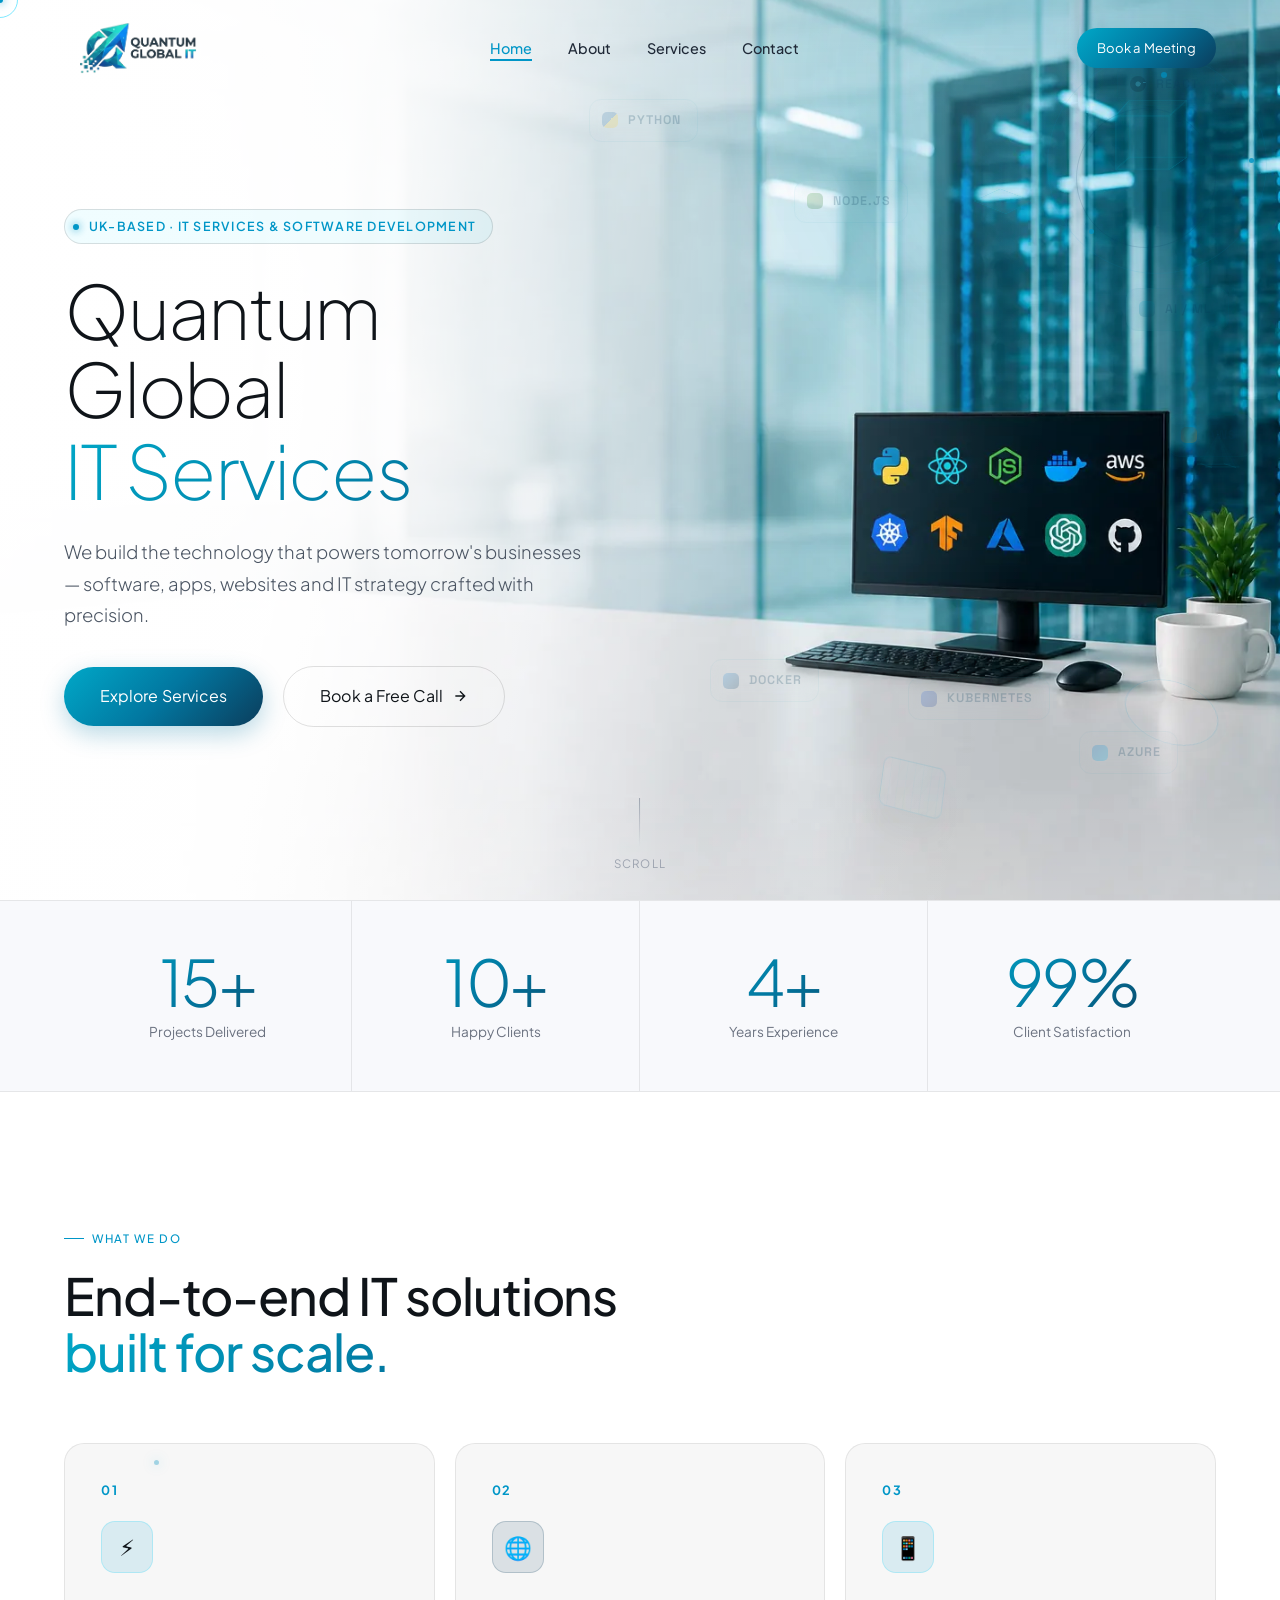
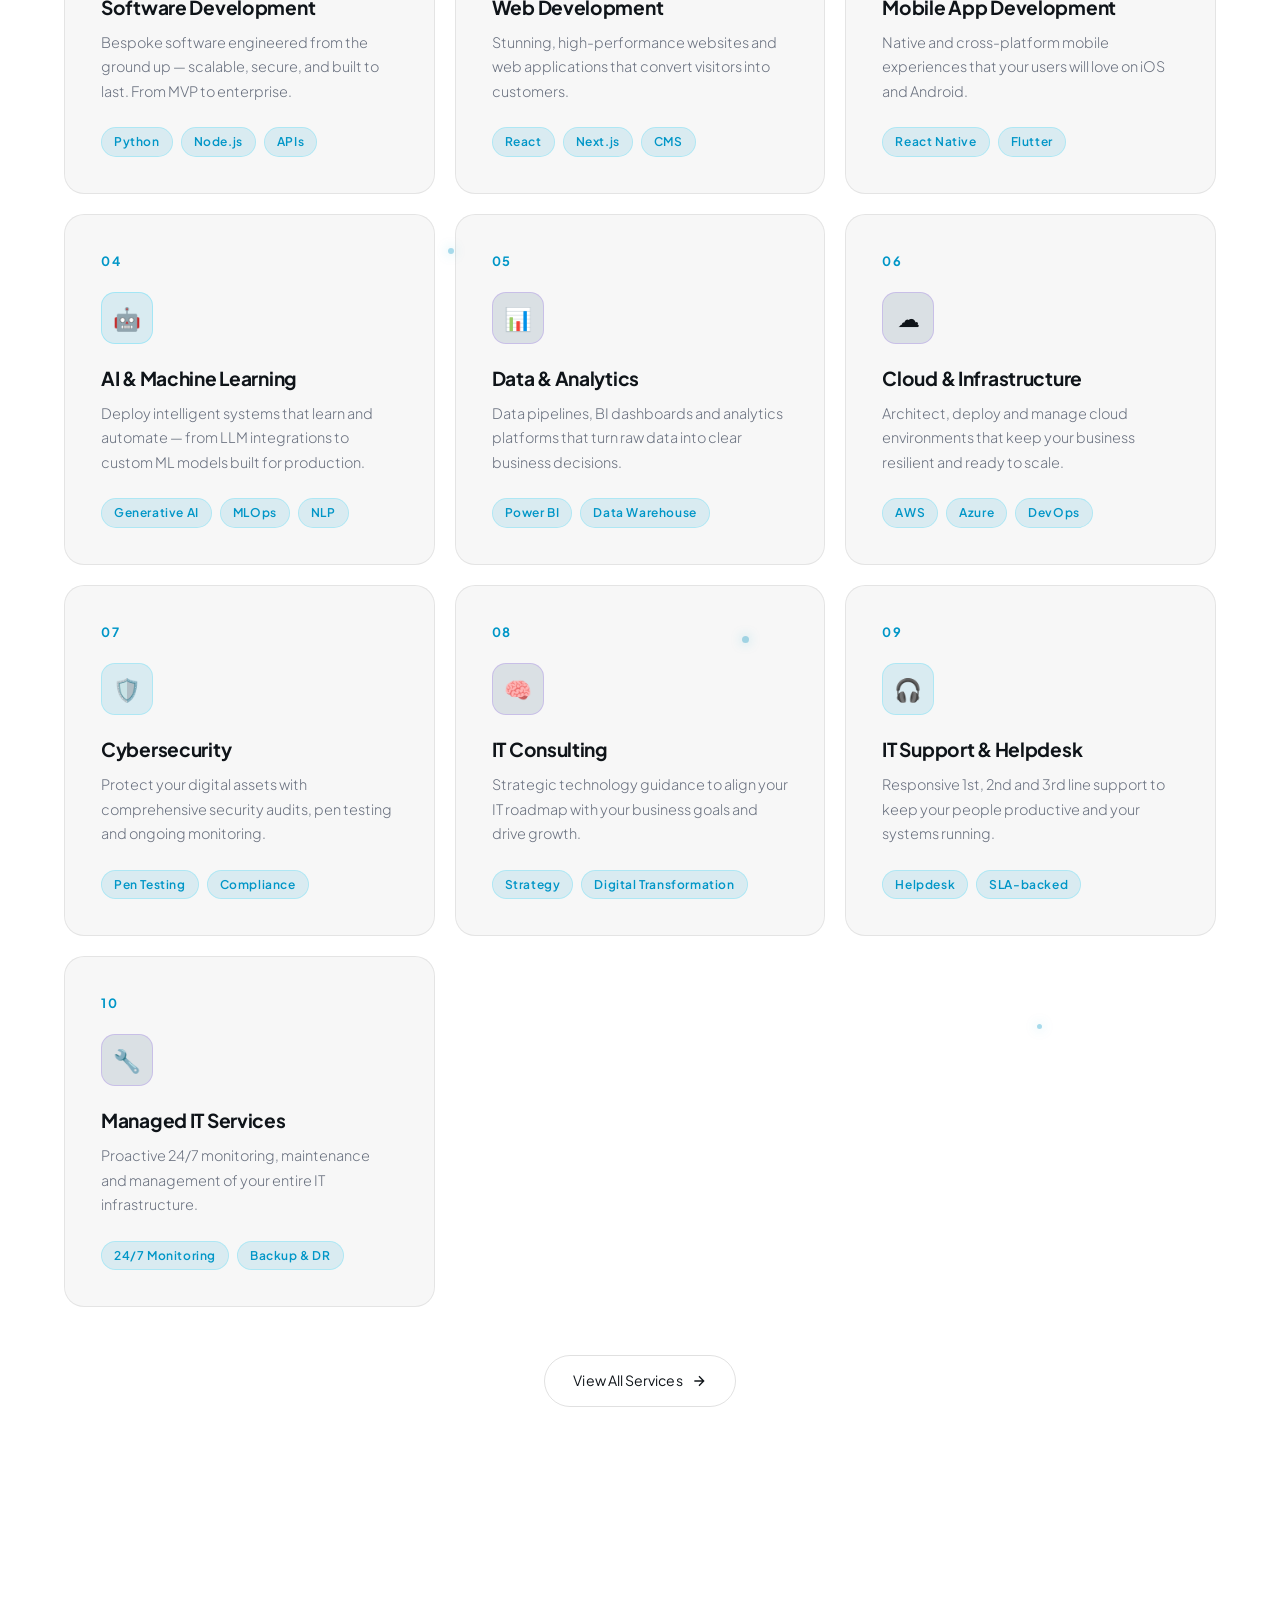
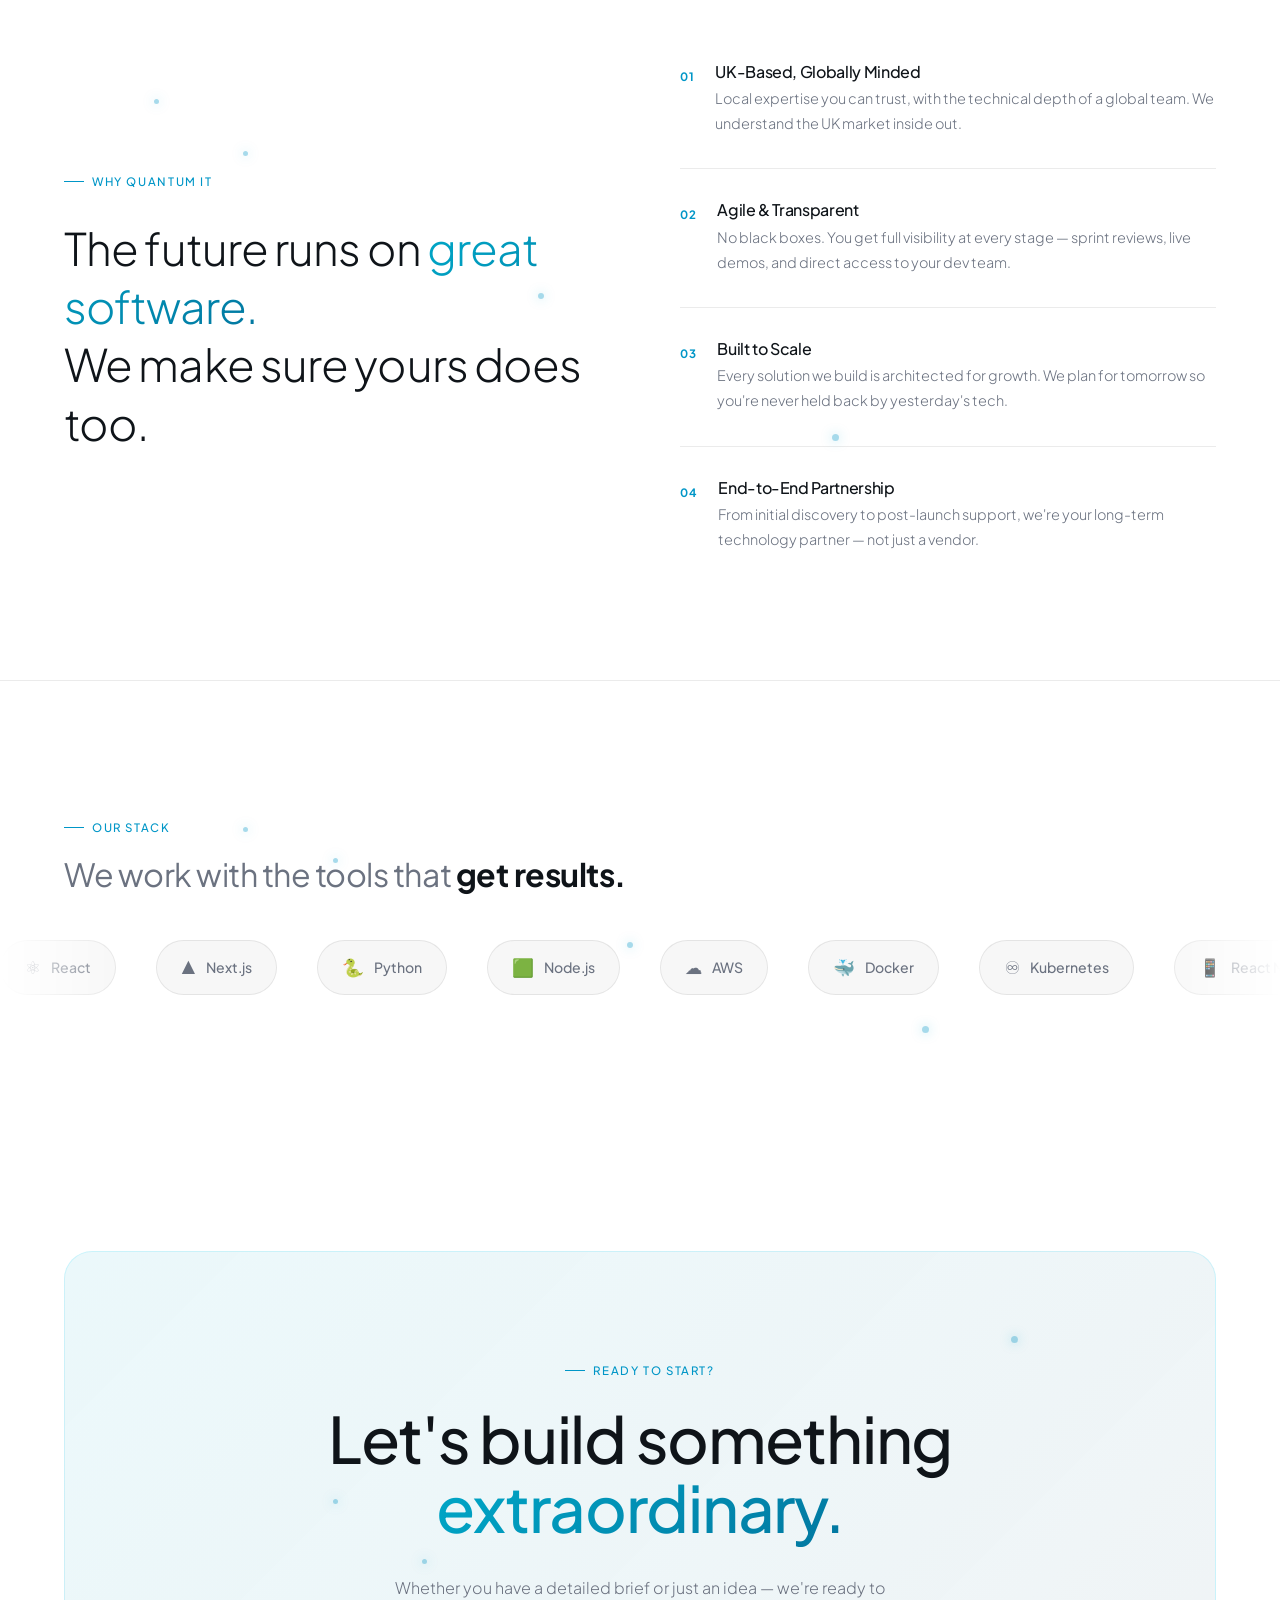
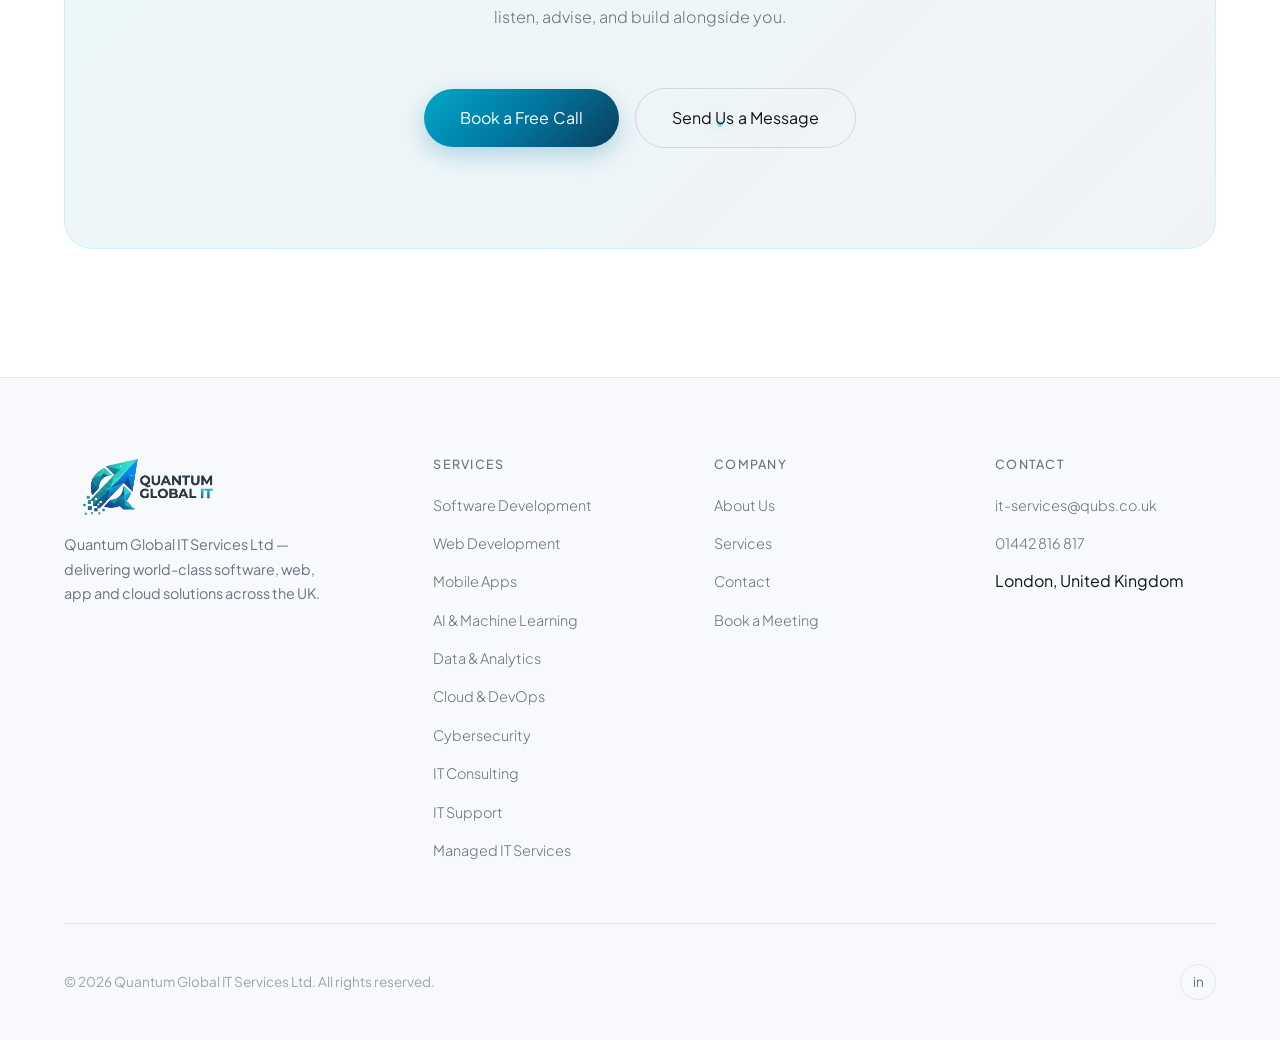
<file: index.html>
<!DOCTYPE html>
<html lang="en">
<head>
  <meta charset="UTF-8" />
  <meta name="viewport" content="width=device-width, initial-scale=1.0" />
  <title>Quantum Global IT Services | UK Software Development &amp; IT Consulting</title>
  <meta name="description" content="Quantum Global IT Services Ltd — UK-based IT company delivering software development, web apps, cloud infrastructure, AI/ML, and IT consulting across London and the UK." />
  <meta name="robots" content="index, follow, max-image-preview:large, max-snippet:-1, max-video-preview:-1" />
  <meta name="author" content="Quantum Global IT Services Ltd" />
  <meta name="theme-color" content="#0b3d5c" />
  <meta name="geo.region" content="GB-LND" />
  <meta name="geo.placename" content="London, United Kingdom" />
  <meta name="application-name" content="Quantum Global IT Services" />
  <link rel="canonical" href="https://quantum-global-it.co.uk/" />
  <link rel="alternate" hreflang="en-GB" href="https://quantum-global-it.co.uk/" />
  <link rel="alternate" hreflang="en" href="https://quantum-global-it.co.uk/" />
  <link rel="alternate" hreflang="x-default" href="https://quantum-global-it.co.uk/" />

  <!-- Open Graph -->
  <meta property="og:type" content="website" />
  <meta property="og:site_name" content="Quantum Global IT Services Ltd" />
  <meta property="og:locale" content="en_GB" />
  <meta property="og:title" content="Quantum Global IT Services | UK Software Development &amp; IT Consulting" />
  <meta property="og:description" content="Quantum Global IT Services Ltd — UK-based IT company delivering software development, web apps, cloud, AI/ML, and IT consulting." />
  <meta property="og:url" content="https://quantum-global-it.co.uk/" />
  <meta property="og:image" content="https://quantum-global-it.co.uk/assets/logo-google.png" />
  <meta property="og:image:width" content="512" />
  <meta property="og:image:height" content="512" />
  <meta property="og:image:alt" content="Quantum Global IT Services logo" />

  <!-- Twitter Card -->
  <meta name="twitter:card" content="summary" />
  <meta name="twitter:title" content="Quantum Global IT Services | UK Software Development &amp; IT Consulting" />
  <meta name="twitter:description" content="Quantum Global IT Services Ltd — UK-based IT company delivering software development, web apps, cloud, AI/ML, and IT consulting." />
  <meta name="twitter:image" content="https://quantum-global-it.co.uk/assets/logo-google.png" />
  <meta name="twitter:image:alt" content="Quantum Global IT Services logo" />

  <script type="application/ld+json">
  {
    "@context": "https://schema.org",
    "@graph": [
      {
        "@type": "Organization",
        "@id": "https://quantum-global-it.co.uk/#organization",
        "name": "Quantum Global IT Services Ltd",
        "legalName": "Quantum Global IT Services Ltd",
        "alternateName": ["Quantum Global IT", "Quantum Global IT Services", "Quantum IT"],
        "url": "https://quantum-global-it.co.uk/",
        "logo": {
          "@type": "ImageObject",
          "url": "https://quantum-global-it.co.uk/assets/logo-google.png",
          "width": 512,
          "height": 512
        },
        "image": "https://quantum-global-it.co.uk/assets/logo-google.png",
        "email": "it-services@qubs.co.uk",
        "telephone": "+44-1442-816817",
        "address": {
          "@type": "PostalAddress",
          "addressLocality": "London",
          "addressRegion": "Greater London",
          "addressCountry": "GB"
        },
        "areaServed": {
          "@type": "Country",
          "name": "United Kingdom"
        },
        "description": "Quantum Global IT Services Ltd is a UK-based IT solutions provider specializing in software development, web applications, cloud infrastructure, AI/ML engineering, and digital transformation consulting.",
        "sameAs": [
          "https://www.linkedin.com/company/136184647/"
        ],
        "foundingDate": "2023",
        "knowsAbout": ["Software Development", "Web Development", "Mobile App Development", "Cloud Solutions", "AI and Machine Learning", "Data Analytics", "Cybersecurity", "IT Consulting", "IT Support", "DevOps"]
      },
      {
        "@type": "WebSite",
        "@id": "https://quantum-global-it.co.uk/#website",
        "url": "https://quantum-global-it.co.uk/",
        "name": "Quantum Global IT Services Ltd",
        "alternateName": "Quantum Global IT",
        "publisher": { "@id": "https://quantum-global-it.co.uk/#organization" },
        "inLanguage": "en-GB"
      },
      {
        "@type": "WebPage",
        "@id": "https://quantum-global-it.co.uk/#webpage",
        "url": "https://quantum-global-it.co.uk/",
        "name": "Quantum Global IT Services | UK Software Development & IT Consulting",
        "description": "Quantum Global IT Services Ltd — UK-based IT solutions provider specializing in software development, web apps, cloud infrastructure, AI/ML, and digital transformation consulting.",
        "isPartOf": { "@id": "https://quantum-global-it.co.uk/#website" },
        "about": { "@id": "https://quantum-global-it.co.uk/#organization" },
        "inLanguage": "en-GB"
      },
      {
        "@type": "ProfessionalService",
        "@id": "https://quantum-global-it.co.uk/#localbusiness",
        "name": "Quantum Global IT Services Ltd",
        "url": "https://quantum-global-it.co.uk/",
        "image": "https://quantum-global-it.co.uk/assets/logo-google.png",
        "logo": "https://quantum-global-it.co.uk/assets/logo-google.png",
        "description": "UK IT services and software development company based in London.",
        "address": {
          "@type": "PostalAddress",
          "addressLocality": "London",
          "addressRegion": "Greater London",
          "addressCountry": "GB"
        },
        "contactPoint": {
          "@type": "ContactPoint",
          "contactType": "customer service",
          "telephone": "+44-1442-816817",
          "email": "it-services@qubs.co.uk",
          "areaServed": "GB",
          "availableLanguage": ["English"]
        },
        "areaServed": "GB",
        "priceRange": "$$",
        "parentOrganization": { "@id": "https://quantum-global-it.co.uk/#organization" }
      },
      {
        "@type": "FAQPage",
        "@id": "https://quantum-global-it.co.uk/#faq",
        "mainEntity": [
          {
            "@type": "Question",
            "name": "What IT services does Quantum Global offer?",
            "acceptedAnswer": {
              "@type": "Answer",
              "text": "Quantum Global IT Services offers comprehensive IT solutions including software development, web applications, mobile app development, cloud infrastructure, AI/ML engineering, data analytics, cybersecurity, IT consulting, IT support, managed IT services, and DevOps consulting across the UK."
            }
          },
          {
            "@type": "Question",
            "name": "Is Quantum Global IT Services based in the UK?",
            "acceptedAnswer": {
              "@type": "Answer",
              "text": "Yes, Quantum Global IT Services Ltd is based in London, United Kingdom. We serve businesses across the UK and provide remote IT consulting and software development services."
            }
          },
          {
            "@type": "Question",
            "name": "How can I contact Quantum Global IT Services?",
            "acceptedAnswer": {
              "@type": "Answer",
              "text": "You can contact us via email at it-services@qubs.co.uk or phone on 01442 816 817. Our business hours are Monday to Friday, 9:00 AM to 6:00 PM GMT. We respond within 24 hours."
            }
          },
          {
            "@type": "Question",
            "name": "What technologies does Quantum Global specialize in?",
            "acceptedAnswer": {
              "@type": "Answer",
              "text": "Our team specializes in Python, React, Node.js, AWS, Azure, Docker, Kubernetes, AI/ML, and modern cloud infrastructure. We work with the latest technologies to build scalable, enterprise-grade solutions."
            }
          },
          {
            "@type": "Question",
            "name": "Do you offer free consultations?",
            "acceptedAnswer": {
              "@type": "Answer",
              "text": "Yes! We offer a free 30-minute discovery call to discuss your project requirements. You can book a meeting on our website to get started."
            }
          }
        ]
      },
      {
        "@type": "ImageObject",
        "@id": "https://quantum-global-it.co.uk/assets/logo-google.png",
        "url": "https://quantum-global-it.co.uk/assets/logo-google.png",
        "name": "Quantum Global IT Services Logo",
        "width": 512,
        "height": 512,
        "encodingFormat": "image/png"
      }
    ]
  }
  </script>

  <!-- Performance: Preconnect, fonts, LCP preload -->
  <link rel="preconnect" href="https://fonts.googleapis.com" />
  <link rel="preconnect" href="https://fonts.gstatic.com" crossorigin />
  <link rel="preload" as="image" type="image/webp" href="assets/hero-bg-quantum-mobile.webp" media="(max-width: 767px)" fetchpriority="high" />
  <link rel="preload" as="image" type="image/webp" href="assets/hero-bg-quantum.webp" media="(min-width: 768px)" fetchpriority="high" />
  <link rel="preload" as="style" href="https://fonts.googleapis.com/css2?family=Plus+Jakarta+Sans:wght@200;300;400;500;600;700&family=Space+Grotesk:wght@600&display=swap" />
  <link rel="stylesheet" href="https://fonts.googleapis.com/css2?family=Plus+Jakarta+Sans:wght@200;300;400;500;600;700&family=Space+Grotesk:wght@600&display=swap" media="print" onload="this.media='all'" />
  <noscript><link rel="stylesheet" href="https://fonts.googleapis.com/css2?family=Plus+Jakarta+Sans:wght@200;300;400;500;600;700&family=Space+Grotesk:wght@600&display=swap" /></noscript>

  <!-- CSS -->
  <link rel="stylesheet" href="css/main.css" />
  <link rel="stylesheet" href="css/animations.css" />
  <link rel="stylesheet" href="css/components.css" />
  <link rel="stylesheet" href="css/home.css" />

  <!-- Favicons — absolute URLs for Google Search (min 48x48 + root /favicon.ico) -->
  <link rel="icon" href="https://quantum-global-it.co.uk/favicon.ico" sizes="any" />
  <link rel="icon" href="https://quantum-global-it.co.uk/assets/favicon-32.png" type="image/png" sizes="32x32" />
  <link rel="icon" href="https://quantum-global-it.co.uk/assets/favicon-48.png" type="image/png" sizes="48x48" />
  <link rel="icon" href="https://quantum-global-it.co.uk/assets/favicon-96.png" type="image/png" sizes="96x96" />
  <link rel="icon" href="https://quantum-global-it.co.uk/assets/favicon-192.png" type="image/png" sizes="192x192" />
  <link rel="apple-touch-icon" href="https://quantum-global-it.co.uk/assets/apple-touch-icon.png" sizes="180x180" />
  <link rel="manifest" href="https://quantum-global-it.co.uk/site.webmanifest" />
</head>
<body>

  <!-- ── Custom Cursor ──────────────────────────────────────────────────── -->
  <div id="cursor-dot"></div>
  <div id="cursor-ring"></div>

  <!-- ── Navigation ────────────────────────────────────────────────────── -->
  <nav id="nav">
    <a href="index.html" class="nav-logo">
      <img src="assets/logo-nav.webp" alt="Quantum Global IT Services - UK IT Solutions Provider" class="nav-logo-img">
    </a>

    <ul class="nav-links">
      <li><a href="index.html" class="active">Home</a></li>
      <li><a href="about.html">About</a></li>
      <li><a href="services.html">Services</a></li>
      <li><a href="contact.html">Contact</a></li>
    </ul>

    <div class="nav-cta">
      <a href="book.html" class="btn btn-primary btn-sm">Book a Meeting</a>
    </div>

    <button class="nav-burger" id="nav-burger" type="button" aria-label="Open menu" aria-expanded="false" aria-controls="nav-mobile">
      <span></span><span></span><span></span>
    </button>
  </nav>

  <div id="nav-mobile" class="nav-mobile" aria-hidden="true">
    <div class="nav-mobile__backdrop" data-nav-close></div>
    <div class="nav-mobile__panel" role="dialog" aria-modal="true" aria-label="Site navigation">
      <div class="nav-mobile__header">
        <a href="index.html" class="nav-mobile__logo nav-logo">
          <img src="assets/logo-nav.webp" alt="Quantum Global IT Services - UK IT Solutions Provider" class="nav-logo-img">
        </a>
        <button type="button" class="nav-mobile__close" id="nav-mobile-close" aria-label="Close menu">
          <svg width="20" height="20" viewBox="0 0 24 24" fill="none" stroke="currentColor" stroke-width="2" aria-hidden="true">
            <path d="M18 6L6 18M6 6l12 12"/>
          </svg>
        </button>
      </div>
      <nav class="nav-mobile__links" aria-label="Mobile navigation">
        <a href="index.html">Home</a>
        <a href="about.html">About</a>
        <a href="services.html">Services</a>
        <a href="contact.html">Contact</a>
      </nav>
      <div class="nav-mobile__footer">
        <a href="book.html" class="btn btn-primary btn-lg nav-mobile__cta">Book a Meeting</a>
      </div>
    </div>
  </div>

  <!-- ── Hero ───────────────────────────────────────────────────────────── -->
  <section id="hero">
    <div class="hero-bg" aria-hidden="true">
      <picture>
        <source media="(max-width: 767px)" type="image/webp" srcset="assets/hero-bg-quantum-mobile.webp" />
        <source media="(min-width: 768px)" type="image/webp" srcset="assets/hero-bg-quantum.webp" />
        <img
          src="assets/hero-bg-quantum-mobile.webp"
          alt=""
          class="hero-bg__img"
          width="720"
          height="1280"
          decoding="async"
          fetchpriority="high"
        />
      </picture>
      <div class="hero-bg__fade"></div>
    </div>

    <canvas id="particle-canvas"></canvas>

    <!-- Mobile-only soft motion (desktop uses photo + float layer) -->
    <div class="hero-mobile-fx" aria-hidden="true">
      <span class="hero-mobile-fx__blob hero-mobile-fx__blob--a"></span>
      <span class="hero-mobile-fx__blob hero-mobile-fx__blob--b"></span>
      <span class="hero-mobile-fx__blob hero-mobile-fx__blob--c"></span>
      <span class="hero-mobile-fx__ring hero-mobile-fx__ring--1"></span>
      <span class="hero-mobile-fx__ring hero-mobile-fx__ring--2"></span>
      <span class="hero-mobile-fx__dot" style="--x:12%;--y:22%;--d:0s"></span>
      <span class="hero-mobile-fx__dot" style="--x:88%;--y:18%;--d:0.6s"></span>
      <span class="hero-mobile-fx__dot" style="--x:78%;--y:72%;--d:1.2s"></span>
      <span class="hero-mobile-fx__dot" style="--x:18%;--y:78%;--d:1.8s"></span>
      <span class="hero-mobile-fx__dot" style="--x:92%;--y:48%;--d:0.9s"></span>
      <span class="hero-mobile-fx__chip hero-mobile-fx__chip--1">AI / ML</span>
      <span class="hero-mobile-fx__chip hero-mobile-fx__chip--2">Cloud</span>
      <span class="hero-mobile-fx__chip hero-mobile-fx__chip--3">React</span>
      <span class="hero-mobile-fx__chip hero-mobile-fx__chip--4">AWS</span>
    </div>

    <!-- Atmosphere orbs -->
    <div class="orb orb-cyan hero-orb-1"></div>
    <div class="orb orb-purple hero-orb-2"></div>

    <!-- Right-side floating tech (stays clear of hero copy) -->
    <div class="hero-float" aria-hidden="true">
      <div class="hero-float__glow"></div>
      <div class="hero-float__ring hero-float__ring--a"></div>
      <div class="hero-float__ring hero-float__ring--b"></div>
      <div class="hero-float__orbit">
        <span class="hero-float__dot"></span>
        <span class="hero-float__dot hero-float__dot--2"></span>
        <span class="hero-float__dot hero-float__dot--3"></span>
      </div>

      <!-- Subtle 3D geometry (right side, low opacity) -->
      <div class="hero-3d">
        <div class="hero-3d__item hero-3d__item--cube">
          <div class="hero-3d__cube">
            <span class="hero-3d__face hero-3d__face--f"></span>
            <span class="hero-3d__face hero-3d__face--b"></span>
            <span class="hero-3d__face hero-3d__face--l"></span>
            <span class="hero-3d__face hero-3d__face--r"></span>
            <span class="hero-3d__face hero-3d__face--u"></span>
            <span class="hero-3d__face hero-3d__face--d"></span>
          </div>
        </div>
        <div class="hero-3d__item hero-3d__item--ring">
          <div class="hero-3d__torus"></div>
        </div>
        <div class="hero-3d__item hero-3d__item--diamond">
          <div class="hero-3d__diamond"></div>
        </div>
        <div class="hero-3d__item hero-3d__item--plane">
          <div class="hero-3d__plane"></div>
        </div>
        <div class="hero-3d__item hero-3d__item--pyramid">
          <div class="hero-3d__pyramid">
            <span class="hero-3d__pyr hero-3d__pyr--a"></span>
            <span class="hero-3d__pyr hero-3d__pyr--b"></span>
            <span class="hero-3d__pyr hero-3d__pyr--c"></span>
            <span class="hero-3d__pyr hero-3d__pyr--d"></span>
          </div>
        </div>
      </div>

      <div class="hero-float__chip hero-float__chip--1">
        <span class="hero-float__mark hero-float__mark--py"></span>
        <span class="hero-float__label">Python</span>
      </div>
      <div class="hero-float__chip hero-float__chip--2">
        <span class="hero-float__mark hero-float__mark--react"></span>
        <span class="hero-float__label">React</span>
      </div>
      <div class="hero-float__chip hero-float__chip--3">
        <span class="hero-float__mark hero-float__mark--ai"></span>
        <span class="hero-float__label">AI / ML</span>
      </div>
      <div class="hero-float__chip hero-float__chip--4">
        <span class="hero-float__mark hero-float__mark--aws"></span>
        <span class="hero-float__label">AWS</span>
      </div>
      <div class="hero-float__chip hero-float__chip--5">
        <span class="hero-float__mark hero-float__mark--docker"></span>
        <span class="hero-float__label">Docker</span>
      </div>
      <div class="hero-float__chip hero-float__chip--6">
        <span class="hero-float__mark hero-float__mark--k8s"></span>
        <span class="hero-float__label">Kubernetes</span>
      </div>
      <div class="hero-float__chip hero-float__chip--7">
        <span class="hero-float__mark hero-float__mark--azure"></span>
        <span class="hero-float__label">Azure</span>
      </div>
      <div class="hero-float__chip hero-float__chip--8">
        <span class="hero-float__mark hero-float__mark--node"></span>
        <span class="hero-float__label">Node.js</span>
      </div>
    </div>

    <div class="hero-content">

      <div class="hero-eyebrow hero-anim-1">
        <span class="dot"></span>
        <span>UK-Based · IT Services &amp; Software Development</span>
      </div>

      <h1 class="hero-title">
        <span class="line hero-anim-2">Quantum Global</span>
        <span class="line hero-anim-3"><span class="grad-text">IT Services</span></span>
      </h1>

      <p class="hero-sub hero-anim-4">
        We build the technology that powers tomorrow's businesses —
        software, apps, websites and IT strategy crafted with precision.
      </p>

      <div class="hero-actions hero-anim-4">
        <a href="services.html" class="btn btn-primary btn-lg">Explore Services</a>
        <a href="book.html" class="btn btn-ghost btn-lg">
          Book a Free Call
          <svg width="16" height="16" fill="none" stroke="currentColor" stroke-width="2" viewBox="0 0 24 24">
            <path d="M5 12h14M12 5l7 7-7 7"/>
          </svg>
        </a>
      </div>

    </div>

    <div class="scroll-hint">
      <div class="scroll-hint-line"></div>
      <span>Scroll</span>
    </div>
  </section>

  <!-- ── Stats ──────────────────────────────────────────────────────────── -->
  <section id="stats">
    <div class="stats-inner">

      <div class="stat-item" data-reveal="up">
        <div class="stat-number">
          <span data-count="15" data-suffix="+">15+</span>
        </div>
        <div class="stat-label">Projects Delivered</div>
      </div>

      <div class="stat-item" data-reveal="up" data-delay="100">
        <div class="stat-number">
          <span data-count="10" data-suffix="+">10+</span>
        </div>
        <div class="stat-label">Happy Clients</div>
      </div>

      <div class="stat-item" data-reveal="up" data-delay="200">
        <div class="stat-number">
          <span data-count="4" data-suffix="+">4+</span>
        </div>
        <div class="stat-label">Years Experience</div>
      </div>

      <div class="stat-item" data-reveal="up" data-delay="300">
        <div class="stat-number">
          <span data-count="99" data-suffix="%">99%</span>
        </div>
        <div class="stat-label">Client Satisfaction</div>
      </div>

    </div>
  </section>

  <!-- ── Services Preview ───────────────────────────────────────────────── -->
  <section id="services-preview">
    <div class="container">

      <div class="section-label" data-reveal="fade">
        <span class="text-label">What We Do</span>
      </div>

      <h2 class="text-headline" data-reveal="up">
        End-to-end IT solutions <br />
        <span class="grad-text">built for scale.</span>
      </h2>

      <div class="services-grid">

        <div class="card card-glow service-card" data-reveal="up" data-delay="100">
          <div class="service-number">01</div>
          <div class="card-icon">⚡</div>
          <h3>Software Development</h3>
          <p>Bespoke software engineered from the ground up — scalable, secure, and built to last. From MVP to enterprise.</p>
          <div class="service-tags">
            <span class="tag">Python</span>
            <span class="tag">Node.js</span>
            <span class="tag">APIs</span>
          </div>
        </div>

        <div class="card card-glow service-card" data-reveal="up" data-delay="200">
          <div class="service-number">02</div>
          <div class="card-icon" style="background:var(--purple-dim);border-color:rgba(11,61,92,.2)">🌐</div>
          <h3>Web Development</h3>
          <p>Stunning, high-performance websites and web applications that convert visitors into customers.</p>
          <div class="service-tags">
            <span class="tag">React</span>
            <span class="tag">Next.js</span>
            <span class="tag">CMS</span>
          </div>
        </div>

        <div class="card card-glow service-card" data-reveal="up" data-delay="300">
          <div class="service-number">03</div>
          <div class="card-icon">📱</div>
          <h3>Mobile App Development</h3>
          <p>Native and cross-platform mobile experiences that your users will love on iOS and Android.</p>
          <div class="service-tags">
            <span class="tag">React Native</span>
            <span class="tag">Flutter</span>
          </div>
        </div>

        <div class="card card-glow service-card" data-reveal="up" data-delay="100">
          <div class="service-number">04</div>
          <div class="card-icon" style="background:var(--cyan-dim);border-color:rgba(0,212,255,.25)">🤖</div>
          <h3>AI &amp; Machine Learning</h3>
          <p>Deploy intelligent systems that learn and automate — from LLM integrations to custom ML models built for production.</p>
          <div class="service-tags">
            <span class="tag">Generative AI</span>
            <span class="tag">MLOps</span>
            <span class="tag">NLP</span>
          </div>
        </div>

        <div class="card card-glow service-card" data-reveal="up" data-delay="200">
          <div class="service-number">05</div>
          <div class="card-icon purple">📊</div>
          <h3>Data &amp; Analytics</h3>
          <p>Data pipelines, BI dashboards and analytics platforms that turn raw data into clear business decisions.</p>
          <div class="service-tags">
            <span class="tag">Power BI</span>
            <span class="tag">Data Warehouse</span>
          </div>
        </div>

        <div class="card card-glow service-card" data-reveal="up" data-delay="300">
          <div class="service-number">06</div>
          <div class="card-icon purple">☁️</div>
          <h3>Cloud &amp; Infrastructure</h3>
          <p>Architect, deploy and manage cloud environments that keep your business resilient and ready to scale.</p>
          <div class="service-tags">
            <span class="tag">AWS</span>
            <span class="tag">Azure</span>
            <span class="tag">DevOps</span>
          </div>
        </div>

        <div class="card card-glow service-card" data-reveal="up" data-delay="100">
          <div class="service-number">07</div>
          <div class="card-icon">🛡️</div>
          <h3>Cybersecurity</h3>
          <p>Protect your digital assets with comprehensive security audits, pen testing and ongoing monitoring.</p>
          <div class="service-tags">
            <span class="tag">Pen Testing</span>
            <span class="tag">Compliance</span>
          </div>
        </div>

        <div class="card card-glow service-card" data-reveal="up" data-delay="200">
          <div class="service-number">08</div>
          <div class="card-icon purple">🧠</div>
          <h3>IT Consulting</h3>
          <p>Strategic technology guidance to align your IT roadmap with your business goals and drive growth.</p>
          <div class="service-tags">
            <span class="tag">Strategy</span>
            <span class="tag">Digital Transformation</span>
          </div>
        </div>

        <div class="card card-glow service-card" data-reveal="up" data-delay="300">
          <div class="service-number">09</div>
          <div class="card-icon">🎧</div>
          <h3>IT Support &amp; Helpdesk</h3>
          <p>Responsive 1st, 2nd and 3rd line support to keep your people productive and your systems running.</p>
          <div class="service-tags">
            <span class="tag">Helpdesk</span>
            <span class="tag">SLA-backed</span>
          </div>
        </div>

        <div class="card card-glow service-card" data-reveal="up" data-delay="100">
          <div class="service-number">10</div>
          <div class="card-icon purple">🔧</div>
          <h3>Managed IT Services</h3>
          <p>Proactive 24/7 monitoring, maintenance and management of your entire IT infrastructure.</p>
          <div class="service-tags">
            <span class="tag">24/7 Monitoring</span>
            <span class="tag">Backup &amp; DR</span>
          </div>
        </div>

      </div>

      <div style="text-align:center; margin-top:48px;" data-reveal="fade">
        <a href="services.html" class="btn btn-ghost">
          View All Services
          <svg width="16" height="16" fill="none" stroke="currentColor" stroke-width="2" viewBox="0 0 24 24">
            <path d="M5 12h14M12 5l7 7-7 7"/>
          </svg>
        </a>
      </div>

    </div>
  </section>

  <!-- ── Why Us ──────────────────────────────────────────────────────────── -->
  <section id="why-us">
    <div class="container">
      <div class="why-us-inner">

        <div data-reveal="left">
          <div class="section-label" style="margin-bottom:28px">
            <span class="text-label">Why Quantum IT</span>
          </div>
          <p class="why-us-quote">
            The future runs on <span class="grad-text">great software.</span><br />
            We make sure yours does too.
          </p>
        </div>

        <div class="why-features" data-reveal="right">

          <div class="why-feature">
            <span class="why-feature-num">01</span>
            <div>
              <h4>UK-Based, Globally Minded</h4>
              <p>Local expertise you can trust, with the technical depth of a global team. We understand the UK market inside out.</p>
            </div>
          </div>

          <div class="why-feature">
            <span class="why-feature-num">02</span>
            <div>
              <h4>Agile &amp; Transparent</h4>
              <p>No black boxes. You get full visibility at every stage — sprint reviews, live demos, and direct access to your dev team.</p>
            </div>
          </div>

          <div class="why-feature">
            <span class="why-feature-num">03</span>
            <div>
              <h4>Built to Scale</h4>
              <p>Every solution we build is architected for growth. We plan for tomorrow so you're never held back by yesterday's tech.</p>
            </div>
          </div>

          <div class="why-feature">
            <span class="why-feature-num">04</span>
            <div>
              <h4>End-to-End Partnership</h4>
              <p>From initial discovery to post-launch support, we're your long-term technology partner — not just a vendor.</p>
            </div>
          </div>

        </div>

      </div>
    </div>
  </section>

  <!-- ── Tech Stack ─────────────────────────────────────────────────────── -->
  <section id="tech">
    <div class="container">
      <div class="section-label" data-reveal="fade">
        <span class="text-label">Our Stack</span>
      </div>
      <h2 class="text-title" style="color:var(--t2);font-weight:400" data-reveal="up">
        We work with the tools that <strong style="color:var(--t1)">get results.</strong>
      </h2>
    </div>

    <div class="tech-marquee-wrap" style="margin-top:48px">
      <div class="tech-marquee">
        <!-- Original set -->
        <div class="tech-pill"><span class="tech-pill-icon">⚛️</span> React</div>
        <div class="tech-pill"><span class="tech-pill-icon">▲</span> Next.js</div>
        <div class="tech-pill"><span class="tech-pill-icon">🐍</span> Python</div>
        <div class="tech-pill"><span class="tech-pill-icon">🟩</span> Node.js</div>
        <div class="tech-pill"><span class="tech-pill-icon">☁️</span> AWS</div>
        <div class="tech-pill"><span class="tech-pill-icon">🐳</span> Docker</div>
        <div class="tech-pill"><span class="tech-pill-icon">♾️</span> Kubernetes</div>
        <div class="tech-pill"><span class="tech-pill-icon">📱</span> React Native</div>
        <div class="tech-pill"><span class="tech-pill-icon">🔷</span> Flutter</div>
        <div class="tech-pill"><span class="tech-pill-icon">🐘</span> PostgreSQL</div>
        <div class="tech-pill"><span class="tech-pill-icon">🍃</span> MongoDB</div>
        <div class="tech-pill"><span class="tech-pill-icon">🔥</span> Firebase</div>
        <div class="tech-pill"><span class="tech-pill-icon">🔵</span> Azure</div>
        <div class="tech-pill"><span class="tech-pill-icon">🎯</span> TypeScript</div>
        <div class="tech-pill"><span class="tech-pill-icon">🤖</span> AI / ML</div>
        <div class="tech-pill"><span class="tech-pill-icon">🔐</span> Cybersecurity</div>
        <!-- Duplicate for seamless loop -->
        <div class="tech-pill"><span class="tech-pill-icon">⚛️</span> React</div>
        <div class="tech-pill"><span class="tech-pill-icon">▲</span> Next.js</div>
        <div class="tech-pill"><span class="tech-pill-icon">🐍</span> Python</div>
        <div class="tech-pill"><span class="tech-pill-icon">🟩</span> Node.js</div>
        <div class="tech-pill"><span class="tech-pill-icon">☁️</span> AWS</div>
        <div class="tech-pill"><span class="tech-pill-icon">🐳</span> Docker</div>
        <div class="tech-pill"><span class="tech-pill-icon">♾️</span> Kubernetes</div>
        <div class="tech-pill"><span class="tech-pill-icon">📱</span> React Native</div>
        <div class="tech-pill"><span class="tech-pill-icon">🔷</span> Flutter</div>
        <div class="tech-pill"><span class="tech-pill-icon">🐘</span> PostgreSQL</div>
        <div class="tech-pill"><span class="tech-pill-icon">🍃</span> MongoDB</div>
        <div class="tech-pill"><span class="tech-pill-icon">🔥</span> Firebase</div>
        <div class="tech-pill"><span class="tech-pill-icon">🔵</span> Azure</div>
        <div class="tech-pill"><span class="tech-pill-icon">🎯</span> TypeScript</div>
        <div class="tech-pill"><span class="tech-pill-icon">🤖</span> AI / ML</div>
        <div class="tech-pill"><span class="tech-pill-icon">🔐</span> Cybersecurity</div>
      </div>
    </div>
  </section>

  <!-- ── CTA ────────────────────────────────────────────────────────────── -->
  <section id="home-cta">
    <div class="container">
      <div class="cta-box" data-reveal="scale">
        <div class="section-label" style="justify-content:center;margin-bottom:24px">
          <span class="text-label">Ready to Start?</span>
        </div>
        <h2 class="text-headline">
          Let's build something <span class="grad-text">extraordinary.</span>
        </h2>
        <p>Whether you have a detailed brief or just an idea — we're ready to listen, advise, and build alongside you.</p>
        <div class="cta-actions">
          <a href="book.html" class="btn btn-primary btn-lg">Book a Free Call</a>
          <a href="contact.html" class="btn btn-ghost btn-lg">Send Us a Message</a>
        </div>
      </div>
    </div>
  </section>

  <!-- ── Footer ─────────────────────────────────────────────────────────── -->
  <footer>
    <div class="footer-grid">
      <div class="footer-brand">
        <a href="index.html" class="nav-logo" style="font-size:1.1rem">
          <img src="assets/logo-nav.webp" alt="Quantum Global IT Services - UK IT Solutions Provider" class="nav-logo-img">
        </a>
        <p>Quantum Global IT Services Ltd — delivering world-class software, web, app and cloud solutions across the UK.</p>
      </div>

      <div class="footer-col">
        <h4>Services</h4>
        <ul>
          <li><a href="services.html">Software Development</a></li>
          <li><a href="services.html">Web Development</a></li>
          <li><a href="services.html">Mobile Apps</a></li>
          <li><a href="services.html">AI &amp; Machine Learning</a></li>
          <li><a href="services.html">Data &amp; Analytics</a></li>
          <li><a href="services.html">Cloud &amp; DevOps</a></li>
          <li><a href="services.html">Cybersecurity</a></li>
          <li><a href="services.html">IT Consulting</a></li>
          <li><a href="services.html">IT Support</a></li>
          <li><a href="services.html">Managed IT Services</a></li>
        </ul>
      </div>

      <div class="footer-col">
        <h4>Company</h4>
        <ul>
          <li><a href="about.html">About Us</a></li>
          <li><a href="services.html">Services</a></li>
          <li><a href="contact.html">Contact</a></li>
          <li><a href="book.html">Book a Meeting</a></li>
        </ul>
      </div>

      <div class="footer-col">
        <h4>Contact</h4>
        <ul>
          <li><a href="mailto:it-services@qubs.co.uk">it-services@qubs.co.uk</a></li>
          <li><a href="tel:01442816817">01442 816 817</a></li>
          <li>London, United Kingdom</li>
        </ul>
      </div>
    </div>

    <div class="footer-bottom">
      <div>
        <p>© 2026 Quantum Global IT Services Ltd. All rights reserved.</p>
      </div>
      <div class="footer-social">
        <a href="https://www.linkedin.com/company/136184647/admin/dashboard/" aria-label="LinkedIn">in</a>
      </div>
    </div>
  </footer>

  <!-- Scripts -->
  <script src="js/cursor.js" defer></script>
  <script src="js/nav.js" defer></script>
  <script src="js/scroll-anim.js" defer></script>
  <script src="js/fx.js" defer></script>
  <script src="js/main.js" defer></script>

</body>
</html>
</file>
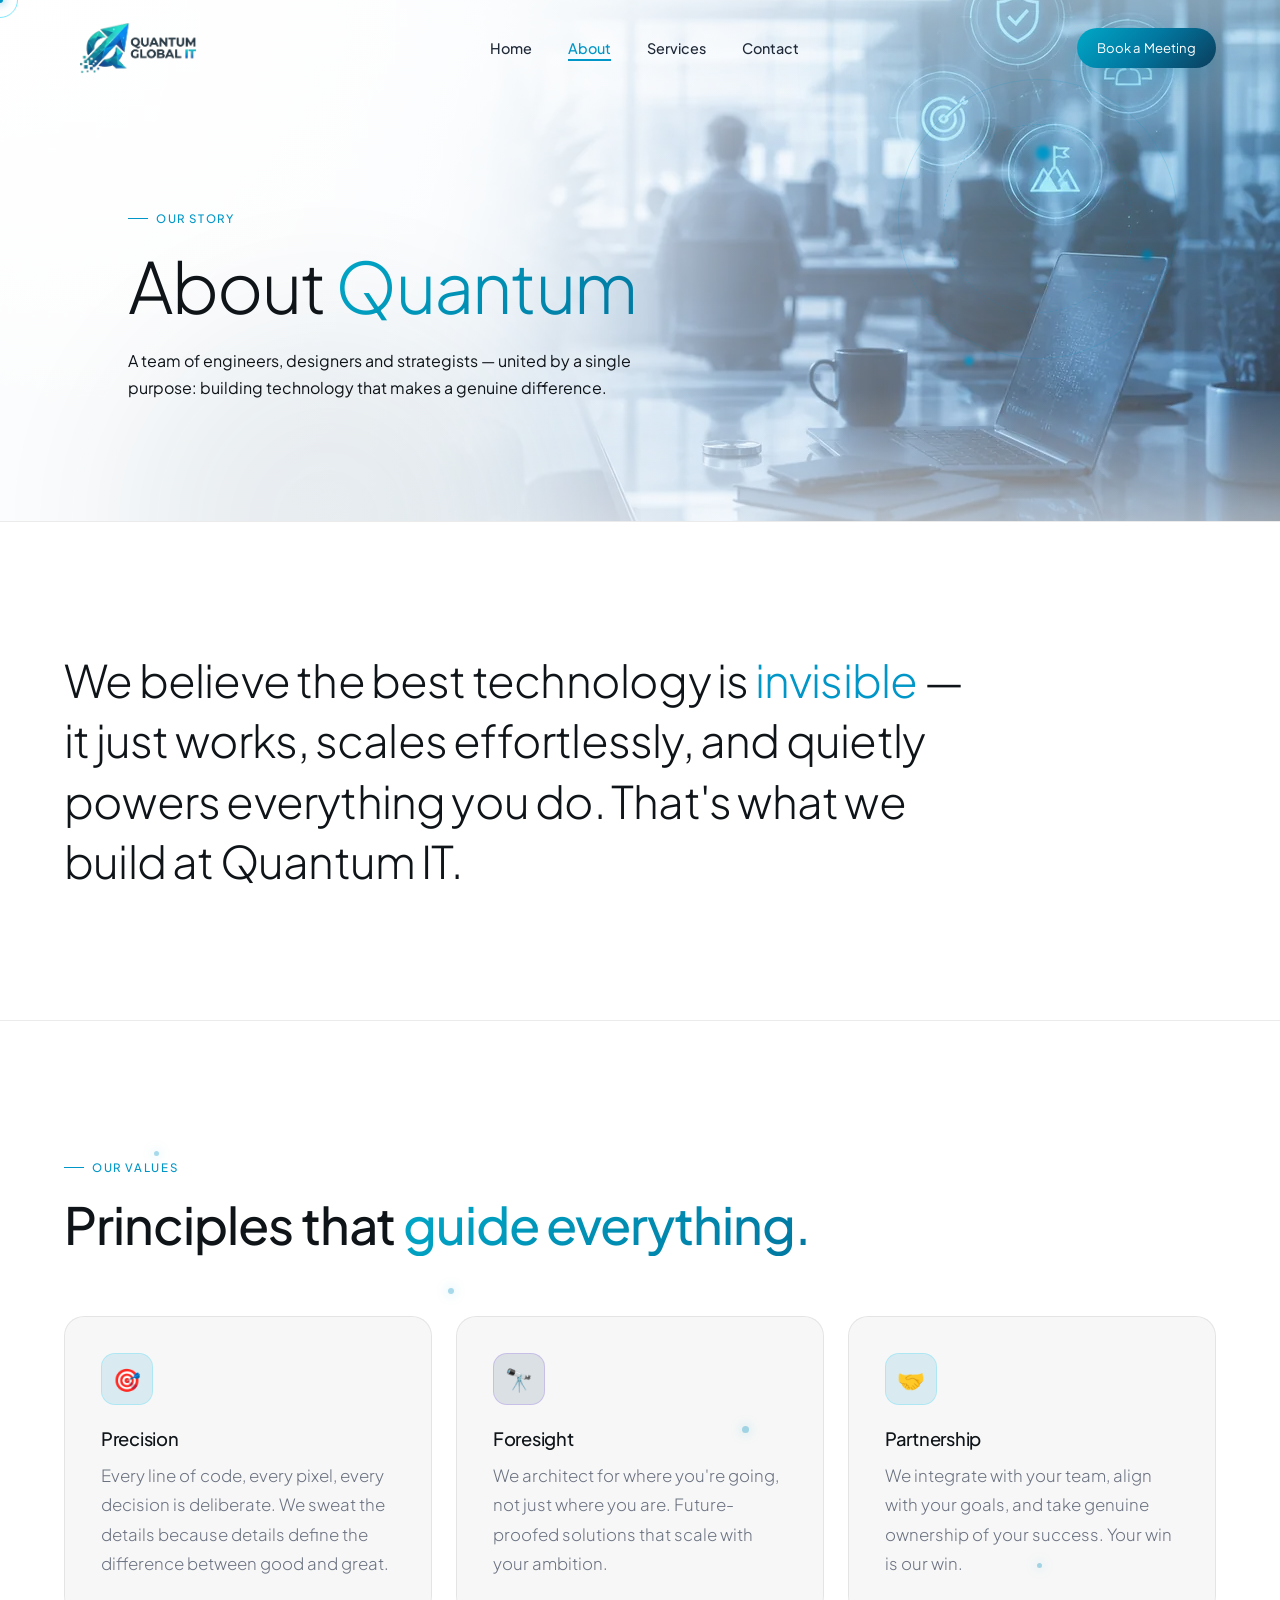
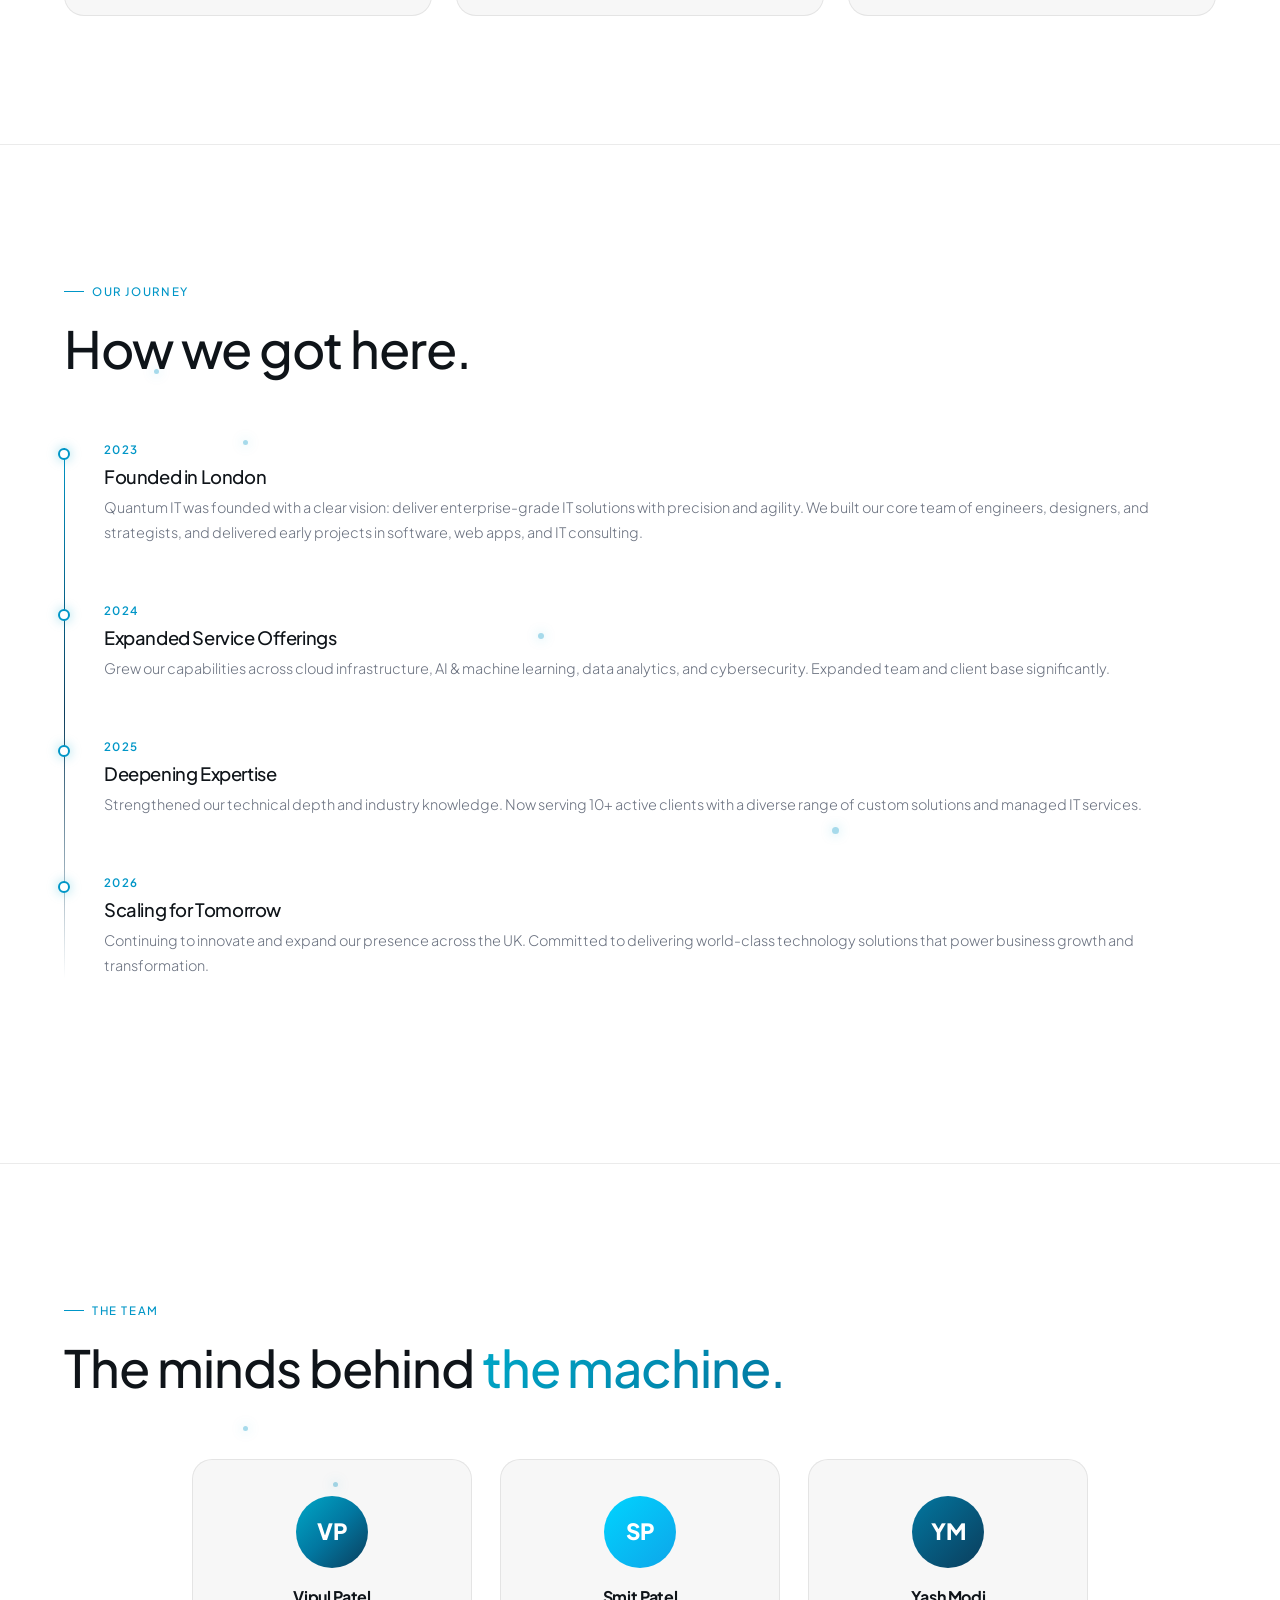
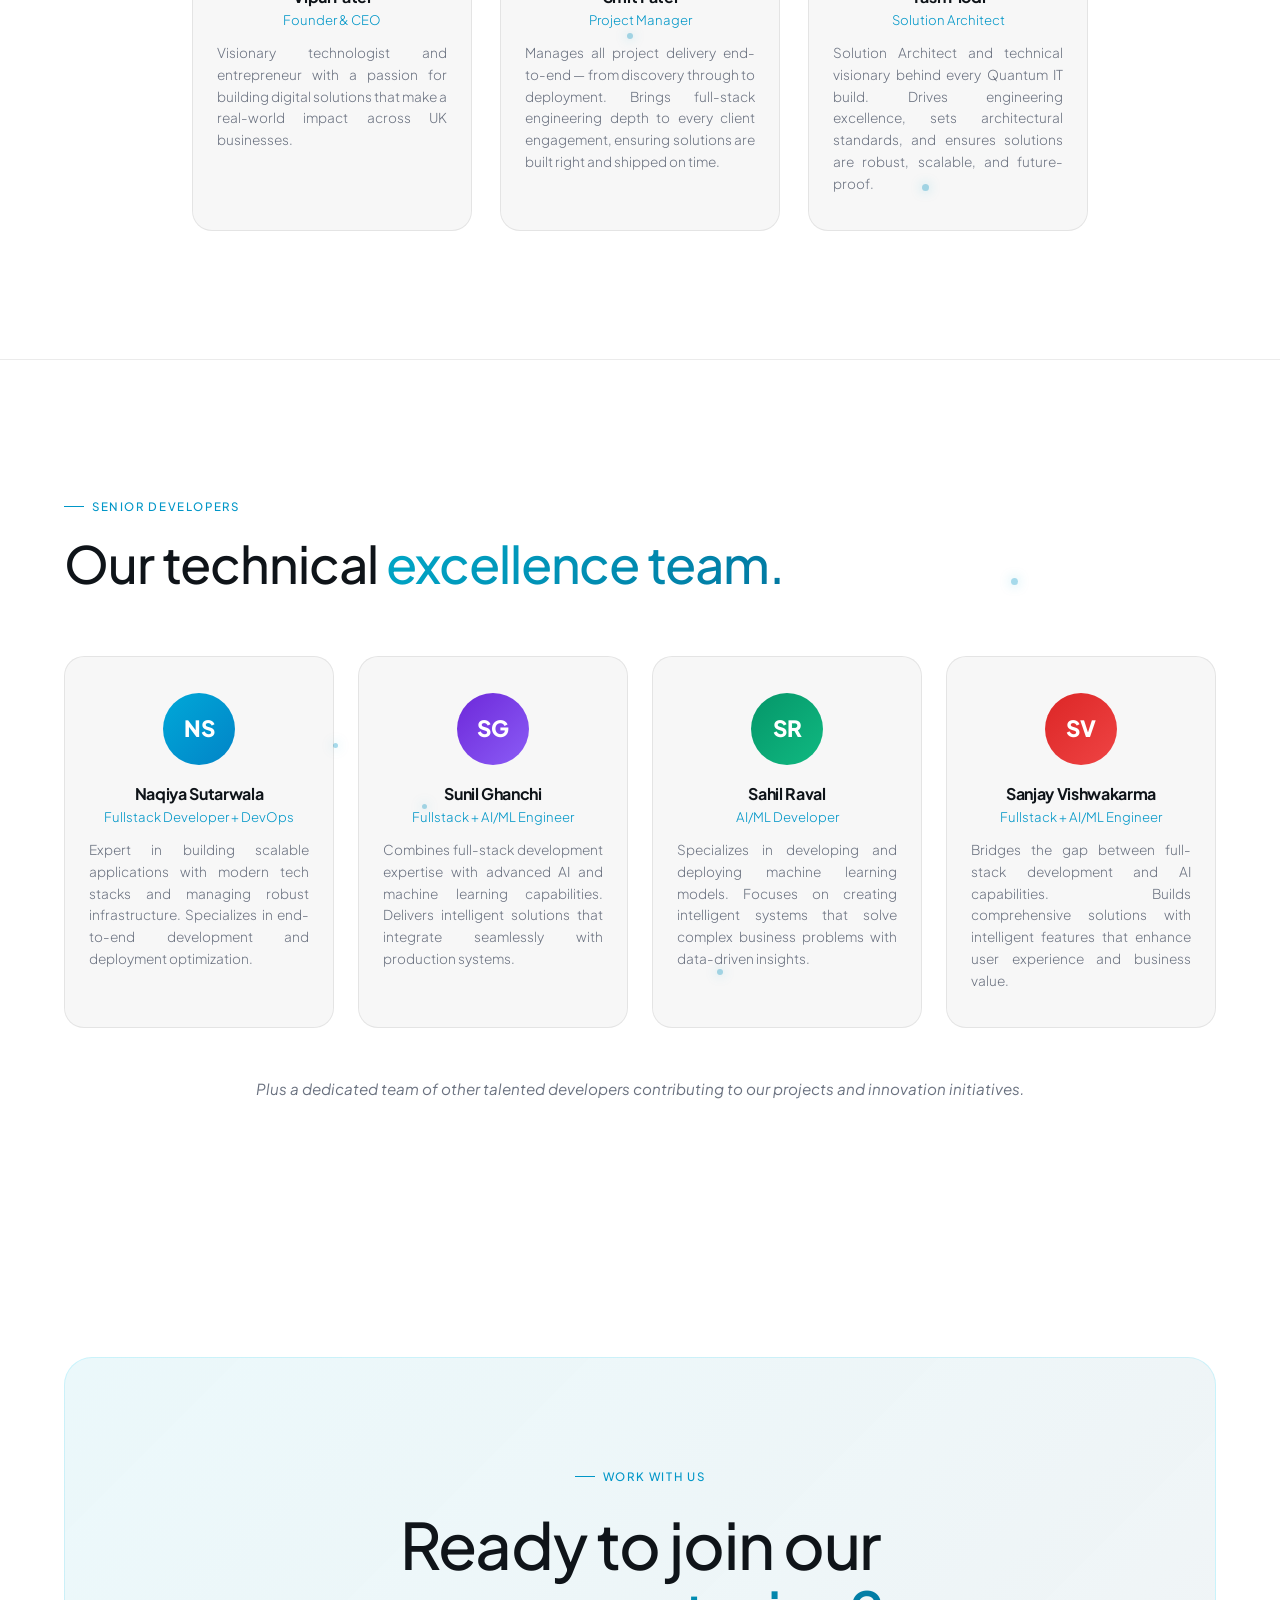
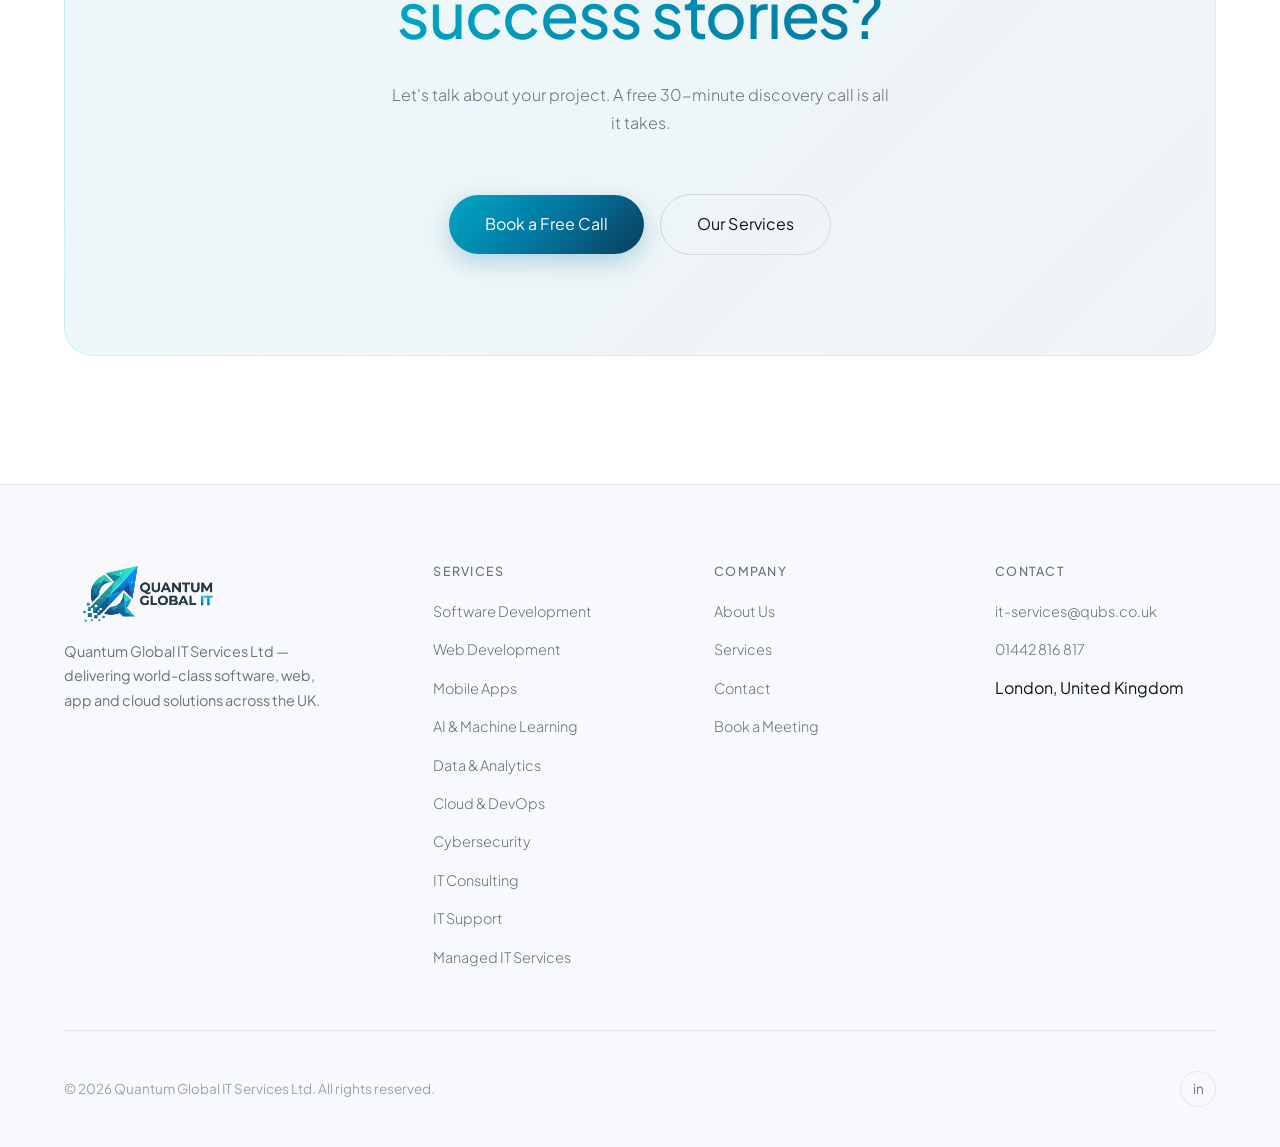
<file: about.html>
<!DOCTYPE html>
<html lang="en">
<head>
  <meta charset="UTF-8" />
  <meta name="viewport" content="width=device-width, initial-scale=1.0" />
  <title>About Quantum Global IT Services | UK Software Engineers &amp; IT Consultants</title>
  <meta name="description" content="Meet Quantum Global IT Services — UK-based software engineers and IT consultants. Expert team building enterprise-grade solutions since 2023." />
  <meta name="robots" content="index, follow, max-image-preview:large, max-snippet:-1, max-video-preview:-1" />
  <meta name="author" content="Quantum Global IT Services Ltd" />
  <meta name="theme-color" content="#ffffff" />
  <link rel="canonical" href="https://quantum-global-it.co.uk/about.html" />
  <link rel="alternate" hreflang="en-GB" href="https://quantum-global-it.co.uk/about.html" />

  <!-- Open Graph -->
  <meta property="og:type" content="website" />
  <meta property="og:site_name" content="Quantum Global IT Services Ltd" />
  <meta property="og:locale" content="en_GB" />
  <meta property="og:title" content="About Us — UK Software Engineers & IT Consultants | Quantum Global" />
  <meta property="og:description" content="Meet Quantum Global IT Services — UK-based software engineers and IT consultants. Expert team building enterprise-grade solutions since 2023." />
  <meta property="og:url" content="https://quantum-global-it.co.uk/about.html" />
  <meta property="og:image" content="https://quantum-global-it.co.uk/assets/logo-google.png" />
  <meta property="og:image:alt" content="Quantum Global IT Services - UK IT Solutions Provider" />

  <!-- Twitter Card -->
  <meta name="twitter:card" content="summary" />
  <meta name="twitter:title" content="About Us — UK Software Engineers & IT Consultants" />
  <meta name="twitter:description" content="Meet Quantum Global IT Services — UK-based software engineers and IT consultants building enterprise-grade solutions since 2023." />
  <meta name="twitter:image" content="https://quantum-global-it.co.uk/assets/logo-google.png" />
  <meta name="twitter:image:alt" content="Quantum Global IT Services - UK IT Solutions Provider" />

  <script type="application/ld+json">
  {
    "@context": "https://schema.org",
    "@graph": [
      {
        "@type": "Organization",
        "@id": "https://quantum-global-it.co.uk/#organization",
        "name": "Quantum Global IT Services Ltd",
        "legalName": "Quantum Global IT Services Ltd",
        "url": "https://quantum-global-it.co.uk/",
        "email": "it-services@qubs.co.uk",
        "telephone": "+44-1442-816817",
        "foundingDate": "2023",
        "areaServed": "GB",
        "description": "UK-based IT solutions provider specializing in software development, web apps, cloud infrastructure, AI/ML, and digital transformation.",
        "address": {
          "@type": "PostalAddress",
          "addressLocality": "London",
          "addressRegion": "Greater London",
          "addressCountry": "GB"
        }
      },
      {
        "@type": "WebSite",
        "@id": "https://quantum-global-it.co.uk/#website",
        "url": "https://quantum-global-it.co.uk/",
        "name": "Quantum Global IT Services Ltd",
        "publisher": { "@id": "https://quantum-global-it.co.uk/#organization" }
      },
      {
        "@type": "WebPage",
        "@id": "https://quantum-global-it.co.uk/about.html#webpage",
        "url": "https://quantum-global-it.co.uk/about.html",
        "name": "About Us — Quantum Global IT Services Ltd",
        "description": "Learn about Quantum IT — a UK-based team passionate about building technology that matters.",
        "isPartOf": { "@id": "https://quantum-global-it.co.uk/#website" },
        "about": { "@id": "https://quantum-global-it.co.uk/#organization" },
        "inLanguage": "en-GB"
      },
      {
        "@type": "BreadcrumbList",
        "itemListElement": [
          { "@type": "ListItem", "position": 1, "name": "Home", "item": "https://quantum-global-it.co.uk/" },
          { "@type": "ListItem", "position": 2, "name": "About", "item": "https://quantum-global-it.co.uk/about.html" }
        ]
      }
    ]
  }
  </script>

  <link rel="preconnect" href="https://fonts.googleapis.com" />
  <link rel="preconnect" href="https://fonts.gstatic.com" crossorigin />
  <link rel="preload" as="image" type="image/webp" href="assets/hero-bg-about-mobile.webp" media="(max-width: 767px)" fetchpriority="high" />
  <link rel="stylesheet" href="https://fonts.googleapis.com/css2?family=Plus+Jakarta+Sans:wght@200;300;400;500;600;700&family=Space+Grotesk:wght@600&display=swap" media="print" onload="this.media='all'" />
  <noscript><link rel="stylesheet" href="https://fonts.googleapis.com/css2?family=Plus+Jakarta+Sans:wght@200;300;400;500;600;700&family=Space+Grotesk:wght@600&display=swap" /></noscript>

  <link rel="stylesheet" href="css/main.css" />
  <link rel="stylesheet" href="css/animations.css" />
  <link rel="stylesheet" href="css/components.css" />
  <link rel="stylesheet" href="css/inner.css" />

  <link rel="icon" href="https://quantum-global-it.co.uk/favicon.ico" sizes="any" />
  <link rel="icon" href="https://quantum-global-it.co.uk/assets/favicon-32.png" type="image/png" sizes="32x32" />
  <link rel="icon" href="https://quantum-global-it.co.uk/assets/favicon-48.png" type="image/png" sizes="48x48" />
  <link rel="icon" href="https://quantum-global-it.co.uk/assets/favicon-96.png" type="image/png" sizes="96x96" />
  <link rel="icon" href="https://quantum-global-it.co.uk/assets/favicon-192.png" type="image/png" sizes="192x192" />
  <link rel="apple-touch-icon" href="https://quantum-global-it.co.uk/assets/apple-touch-icon.png" sizes="180x180" />
  <link rel="manifest" href="https://quantum-global-it.co.uk/site.webmanifest" />
</head>
<body>

  <div id="cursor-dot"></div>
  <div id="cursor-ring"></div>

  <nav id="nav">
    <a href="index.html" class="nav-logo">
      <img src="assets/logo-nav.webp" alt="Quantum Global IT Services - UK IT Solutions Provider" class="nav-logo-img">
    </a>
    <ul class="nav-links">
      <li><a href="index.html">Home</a></li>
      <li><a href="about.html" class="active">About</a></li>
      <li><a href="services.html">Services</a></li>
      <li><a href="contact.html">Contact</a></li>
    </ul>
    <div class="nav-cta">
      <a href="book.html" class="btn btn-primary btn-sm">Book a Meeting</a>
    </div>
    <button class="nav-burger" id="nav-burger" type="button" aria-label="Open menu" aria-expanded="false" aria-controls="nav-mobile">
      <span></span><span></span><span></span>
    </button>
  </nav>

  <div id="nav-mobile" class="nav-mobile" aria-hidden="true">
    <div class="nav-mobile__backdrop" data-nav-close></div>
    <div class="nav-mobile__panel" role="dialog" aria-modal="true" aria-label="Site navigation">
      <div class="nav-mobile__header">
        <a href="index.html" class="nav-mobile__logo nav-logo">
          <img src="assets/logo-nav.webp" alt="Quantum Global IT Services - UK IT Solutions Provider" class="nav-logo-img">
        </a>
        <button type="button" class="nav-mobile__close" id="nav-mobile-close" aria-label="Close menu">
          <svg width="20" height="20" viewBox="0 0 24 24" fill="none" stroke="currentColor" stroke-width="2" aria-hidden="true">
            <path d="M18 6L6 18M6 6l12 12"/>
          </svg>
        </button>
      </div>
      <nav class="nav-mobile__links" aria-label="Mobile navigation">
        <a href="index.html">Home</a>
        <a href="about.html">About</a>
        <a href="services.html">Services</a>
        <a href="contact.html">Contact</a>
      </nav>
      <div class="nav-mobile__footer">
        <a href="book.html" class="btn btn-primary btn-lg nav-mobile__cta">Book a Meeting</a>
      </div>
    </div>
  </div>

  <!-- ── Page Hero ──────────────────────────────────────────────────────── -->
  <section class="page-hero">
        <div class="page-fx" aria-hidden="true">
      <div class="page-fx__ring"></div>
      <span class="page-fx__orb page-fx__orb--1"></span>
      <span class="page-fx__orb page-fx__orb--2"></span>
      <span class="page-fx__orb page-fx__orb--3"></span>
    </div>
    <div class="page-hero__bg" aria-hidden="true">
      <picture>
        <source media="(max-width: 767px)" type="image/webp" srcset="assets/hero-bg-about-mobile.webp" />
        <source type="image/webp" srcset="assets/hero-bg-about.webp" />
        <img src="assets/hero-bg-about.webp" alt="About Quantum Global IT Services hero background" width="1280" height="853" fetchpriority="high" decoding="async">
      </picture>
      <div class="page-hero__fade"></div>
    </div>
    <div class="orb orb-cyan page-hero-orb-1" style="width:500px;height:500px;filter:blur(80px)"></div>
    <div class="orb orb-purple page-hero-orb-2" style="width:400px;height:400px;filter:blur(80px)"></div>

    <div class="container">
      <div class="section-label hero-anim-1">
        <span class="text-label">Our Story</span>
      </div>
      <h1 class="text-display hero-anim-2" style="max-width:700px">
        About <span class="grad-text">Quantum</span>
      </h1>
      <p class="hero-sub hero-anim-3" style="max-width:560px;margin-top:24px">
        A team of engineers, designers and strategists — united by a single purpose:
        building technology that makes a genuine difference.
      </p>
    </div>
  </section>

  <!-- ── Mission ────────────────────────────────────────────────────────── -->
  <section class="about-mission">
    <div class="container">
      <p class="mission-text" data-reveal="up">
        We believe the best technology is <span class="highlight">invisible</span> —
        it just works, scales effortlessly, and quietly powers everything you do.
        That's what we build at Quantum IT.
      </p>
    </div>
  </section>

  <!-- ── Values ─────────────────────────────────────────────────────────── -->
  <section class="about-values">
    <div class="container">
      <div class="section-label" data-reveal="fade">
        <span class="text-label">Our Values</span>
      </div>
      <h2 class="text-headline" data-reveal="up">
        Principles that <span class="grad-text">guide everything.</span>
      </h2>

      <div class="values-grid">

        <div class="card card-glow" data-reveal="up" data-delay="100">
          <div class="card-icon">🎯</div>
          <h3 style="font-size:1.15rem;margin-bottom:12px">Precision</h3>
          <p class="text-body">Every line of code, every pixel, every decision is deliberate. We sweat the details because details define the difference between good and great.</p>
        </div>

        <div class="card card-glow" data-reveal="up" data-delay="200">
          <div class="card-icon purple">🔭</div>
          <h3 style="font-size:1.15rem;margin-bottom:12px">Foresight</h3>
          <p class="text-body">We architect for where you're going, not just where you are. Future-proofed solutions that scale with your ambition.</p>
        </div>

        <div class="card card-glow" data-reveal="up" data-delay="300">
          <div class="card-icon">🤝</div>
          <h3 style="font-size:1.15rem;margin-bottom:12px">Partnership</h3>
          <p class="text-body">We integrate with your team, align with your goals, and take genuine ownership of your success. Your win is our win.</p>
        </div>

      </div>
    </div>
  </section>

  <!-- ── Journey / Timeline ─────────────────────────────────────────────── -->
  <section class="about-journey">
    <div class="container">
      <div class="section-label" data-reveal="fade">
        <span class="text-label">Our Journey</span>
      </div>
      <h2 class="text-headline" data-reveal="up">
        How we got here.
      </h2>

      <div class="timeline">

        <div class="timeline-item" data-reveal="left">
          <div class="timeline-year">2023</div>
          <h3>Founded in London</h3>
          <p>Quantum IT was founded with a clear vision: deliver enterprise-grade IT solutions with precision and agility. We built our core team of engineers, designers, and strategists, and delivered early projects in software, web apps, and IT consulting.</p>
        </div>

        <div class="timeline-item" data-reveal="left" data-delay="100">
          <div class="timeline-year">2024</div>
          <h3>Expanded Service Offerings</h3>
          <p>Grew our capabilities across cloud infrastructure, AI &amp; machine learning, data analytics, and cybersecurity. Expanded team and client base significantly.</p>
        </div>

        <div class="timeline-item" data-reveal="left" data-delay="200">
          <div class="timeline-year">2025</div>
          <h3>Deepening Expertise</h3>
          <p>Strengthened our technical depth and industry knowledge. Now serving 10+ active clients with a diverse range of custom solutions and managed IT services.</p>
        </div>

        <div class="timeline-item" data-reveal="left" data-delay="300">
          <div class="timeline-year">2026</div>
          <h3>Scaling for Tomorrow</h3>
          <p>Continuing to innovate and expand our presence across the UK. Committed to delivering world-class technology solutions that power business growth and transformation.</p>
        </div>

      </div>
    </div>
  </section>

  <!-- ── Team ───────────────────────────────────────────────────────────── -->
  <section class="about-team">
    <div class="container">
      <div class="section-label" data-reveal="fade">
        <span class="text-label">The Team</span>
      </div>
      <h2 class="text-headline" data-reveal="up">
        The minds behind <span class="grad-text">the machine.</span>
      </h2>

      <div class="team-grid">

        <div class="card team-card" data-reveal="up" data-delay="100">
          <div class="team-avatar">VP</div>
          <h4>Vipul Patel</h4>
          <p class="role">Founder &amp; CEO</p>
          <p>Visionary technologist and entrepreneur with a passion for building digital solutions that make a real-world impact across UK businesses.</p>
        </div>

        <div class="card team-card" data-reveal="up" data-delay="200">
          <div class="team-avatar" style="background:linear-gradient(135deg,#00d4ff,#0ea5e9)">SP</div>
          <h4>Smit Patel</h4>
          <p class="role">Project Manager</p>
          <p>Manages all project delivery end-to-end — from discovery through to deployment. Brings full-stack engineering depth to every client engagement, ensuring solutions are built right and shipped on time.</p>
        </div>

        <div class="card team-card" data-reveal="up" data-delay="300">
          <div class="team-avatar" style="background:linear-gradient(135deg,#0277a0,#0b3d5c)">YM</div>
          <h4>Yash Modi</h4>
          <p class="role">Solution Architect</p>
          <p>Solution Architect and technical visionary behind every Quantum IT build. Drives engineering excellence, sets architectural standards, and ensures solutions are robust, scalable, and future-proof.</p>
        </div>

      </div>
    </div>
  </section>

  <!-- ── Senior Developers ──────────────────────────────────────────────── -->
  <section class="about-team" style="border-top: 1px solid var(--border); padding-top: var(--section-py);">
    <div class="container">
      <div class="section-label" data-reveal="fade">
        <span class="text-label">Senior Developers</span>
      </div>
      <h2 class="text-headline" data-reveal="up">
        Our technical <span class="grad-text">excellence team.</span>
      </h2>

      <div class="team-grid" style="grid-template-columns: repeat(auto-fit, minmax(260px, 1fr)); max-width: 1200px;">

        <div class="card team-card" data-reveal="up" data-delay="100">
          <div class="team-avatar" style="background:linear-gradient(135deg,#00a8d8,#0284c7)">NS</div>
          <h4>Naqiya Sutarwala</h4>
          <p class="role">Fullstack Developer + DevOps</p>
          <p>Expert in building scalable applications with modern tech stacks and managing robust infrastructure. Specializes in end-to-end development and deployment optimization.</p>
        </div>

        <div class="card team-card" data-reveal="up" data-delay="200">
          <div class="team-avatar" style="background:linear-gradient(135deg,#6d28d9,#8b5cf6)">SG</div>
          <h4>Sunil Ghanchi</h4>
          <p class="role">Fullstack + AI/ML Engineer</p>
          <p>Combines full-stack development expertise with advanced AI and machine learning capabilities. Delivers intelligent solutions that integrate seamlessly with production systems.</p>
        </div>

        <div class="card team-card" data-reveal="up" data-delay="300">
          <div class="team-avatar" style="background:linear-gradient(135deg,#059669,#10b981)">SR</div>
          <h4>Sahil Raval</h4>
          <p class="role">AI/ML Developer</p>
          <p>Specializes in developing and deploying machine learning models. Focuses on creating intelligent systems that solve complex business problems with data-driven insights.</p>
        </div>

        <div class="card team-card" data-reveal="up" data-delay="100">
          <div class="team-avatar" style="background:linear-gradient(135deg,#dc2626,#ef4444)">SV</div>
          <h4>Sanjay Vishwakarma</h4>
          <p class="role">Fullstack + AI/ML Engineer</p>
          <p>Bridges the gap between full-stack development and AI capabilities. Builds comprehensive solutions with intelligent features that enhance user experience and business value.</p>
        </div>

      </div>

      <p style="text-align: center; margin-top: 48px; color: var(--t2); font-size: 0.95rem;">
        <em>Plus a dedicated team of other talented developers contributing to our projects and innovation initiatives.</em>
      </p>

    </div>
  </section>

  <!-- ── CTA ────────────────────────────────────────────────────────────── -->
  <section style="padding: var(--section-py) 0;">
    <div class="container">
      <div class="cta-box" data-reveal="scale">
        <div class="section-label" style="justify-content:center;margin-bottom:24px">
          <span class="text-label">Work With Us</span>
        </div>
        <h2 class="text-headline">
          Ready to join our <span class="grad-text">success stories?</span>
        </h2>
        <p>Let's talk about your project. A free 30-minute discovery call is all it takes.</p>
        <div class="cta-actions">
          <a href="book.html" class="btn btn-primary btn-lg">Book a Free Call</a>
          <a href="services.html" class="btn btn-ghost btn-lg">Our Services</a>
        </div>
      </div>
    </div>
  </section>

  <!-- ── Footer ─────────────────────────────────────────────────────────── -->
  <footer>
    <div class="footer-grid">
      <div class="footer-brand">
        <a href="index.html" class="nav-logo" style="font-size:1.1rem">
          <img src="assets/logo-nav.webp" alt="Quantum Global IT Services - UK IT Solutions Provider" class="nav-logo-img">
        </a>
        <p>Quantum Global IT Services Ltd — delivering world-class software, web, app and cloud solutions across the UK.</p>
      </div>
      <div class="footer-col">
        <h4>Services</h4>
        <ul>
          <li><a href="services.html">Software Development</a></li>
          <li><a href="services.html">Web Development</a></li>
          <li><a href="services.html">Mobile Apps</a></li>
          <li><a href="services.html">AI &amp; Machine Learning</a></li>
          <li><a href="services.html">Data &amp; Analytics</a></li>
          <li><a href="services.html">Cloud &amp; DevOps</a></li>
          <li><a href="services.html">Cybersecurity</a></li>
          <li><a href="services.html">IT Consulting</a></li>
          <li><a href="services.html">IT Support</a></li>
          <li><a href="services.html">Managed IT Services</a></li>
        </ul>
      </div>
      <div class="footer-col">
        <h4>Company</h4>
        <ul>
          <li><a href="about.html">About Us</a></li>
          <li><a href="services.html">Services</a></li>
          <li><a href="contact.html">Contact</a></li>
          <li><a href="book.html">Book a Meeting</a></li>
        </ul>
      </div>
      <div class="footer-col">
        <h4>Contact</h4>
        <ul>
          <li><a href="mailto:it-services@qubs.co.uk">it-services@qubs.co.uk</a></li>
          <li><a href="tel:01442816817">01442 816 817</a></li>
          <li>London, United Kingdom</li>
        </ul>
      </div>
    </div>
    <div class="footer-bottom">
      <div>
        <p>© 2026 Quantum Global IT Services Ltd. All rights reserved.</p>
      </div>
      <div class="footer-social">
        <a href="https://www.linkedin.com/company/136184647/admin/dashboard/" aria-label="LinkedIn">in</a>
      </div>
    </div>
  </footer>

  <script src="js/cursor.js" defer></script>
  <script src="js/nav.js" defer></script>
  <script src="js/scroll-anim.js" defer></script>
  <script src="js/fx.js" defer></script>
  <script src="js/main.js" defer></script>
</body>
</html>
</file>
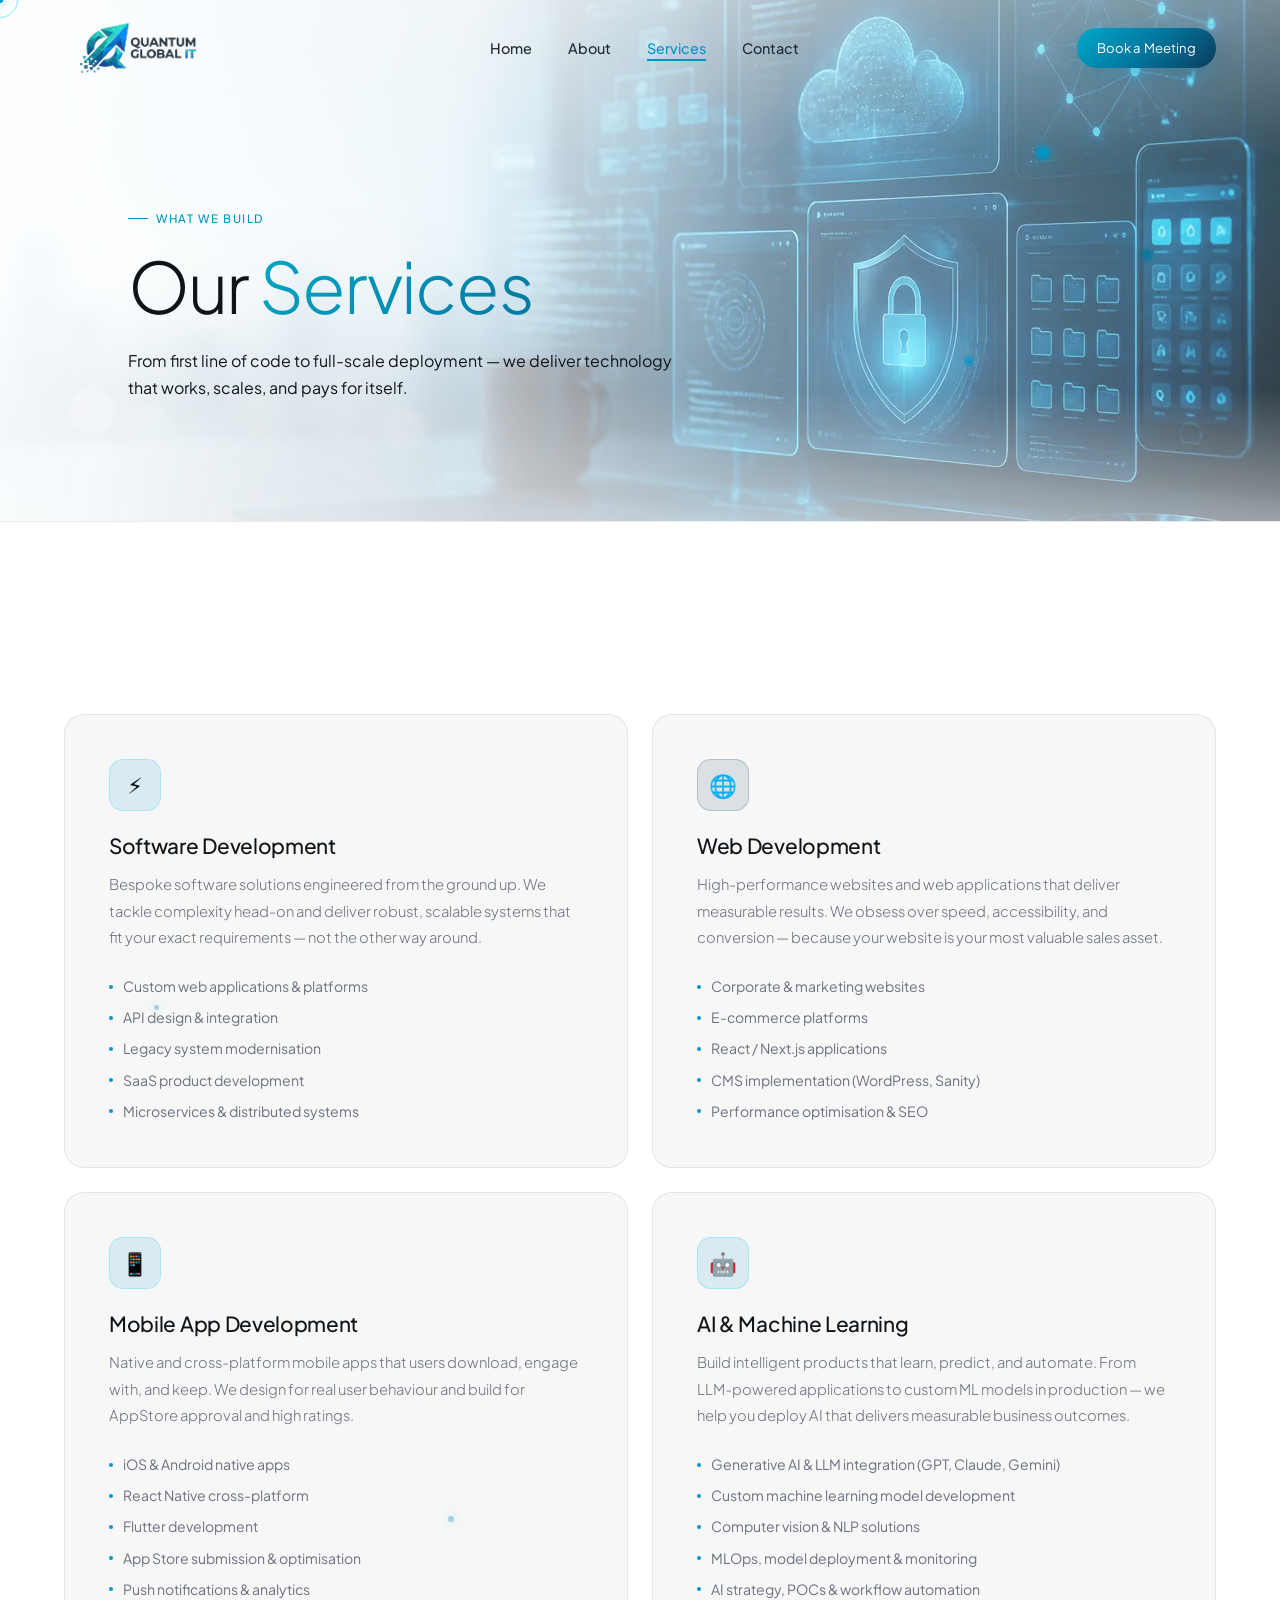
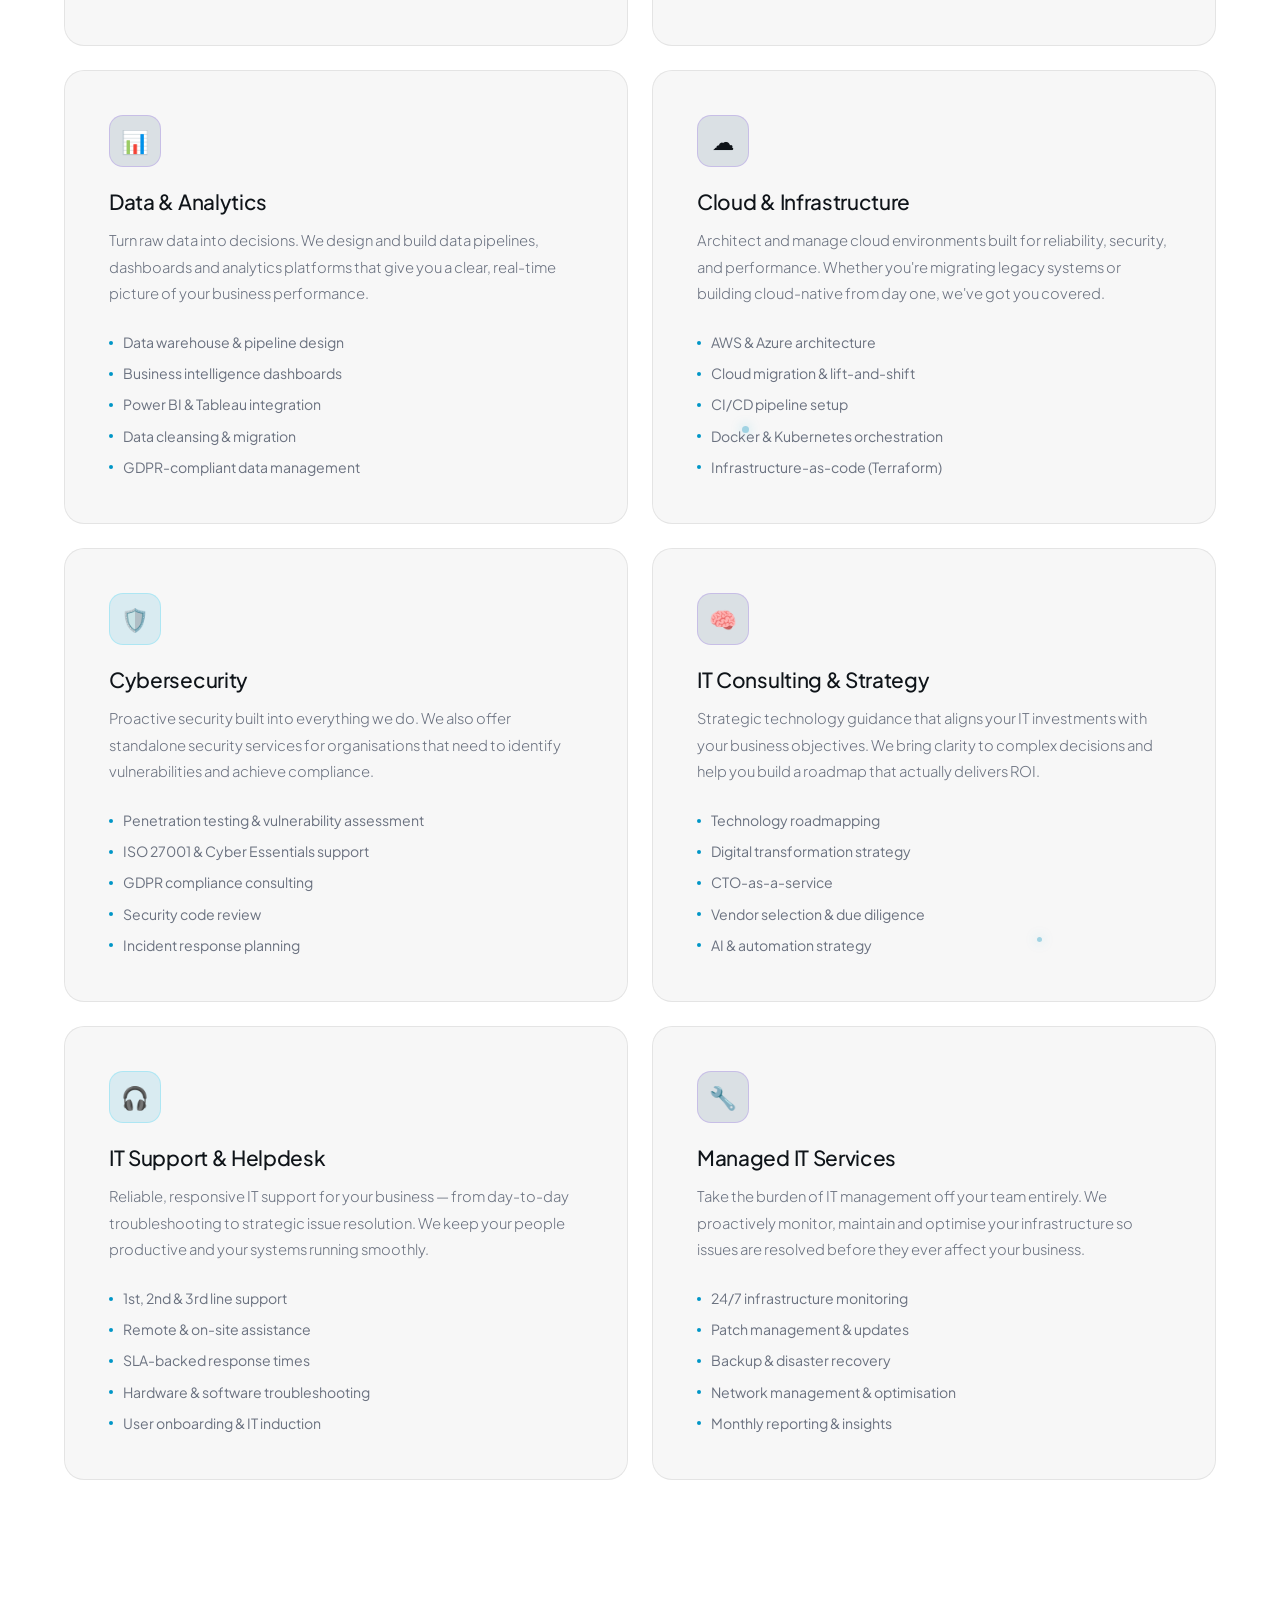
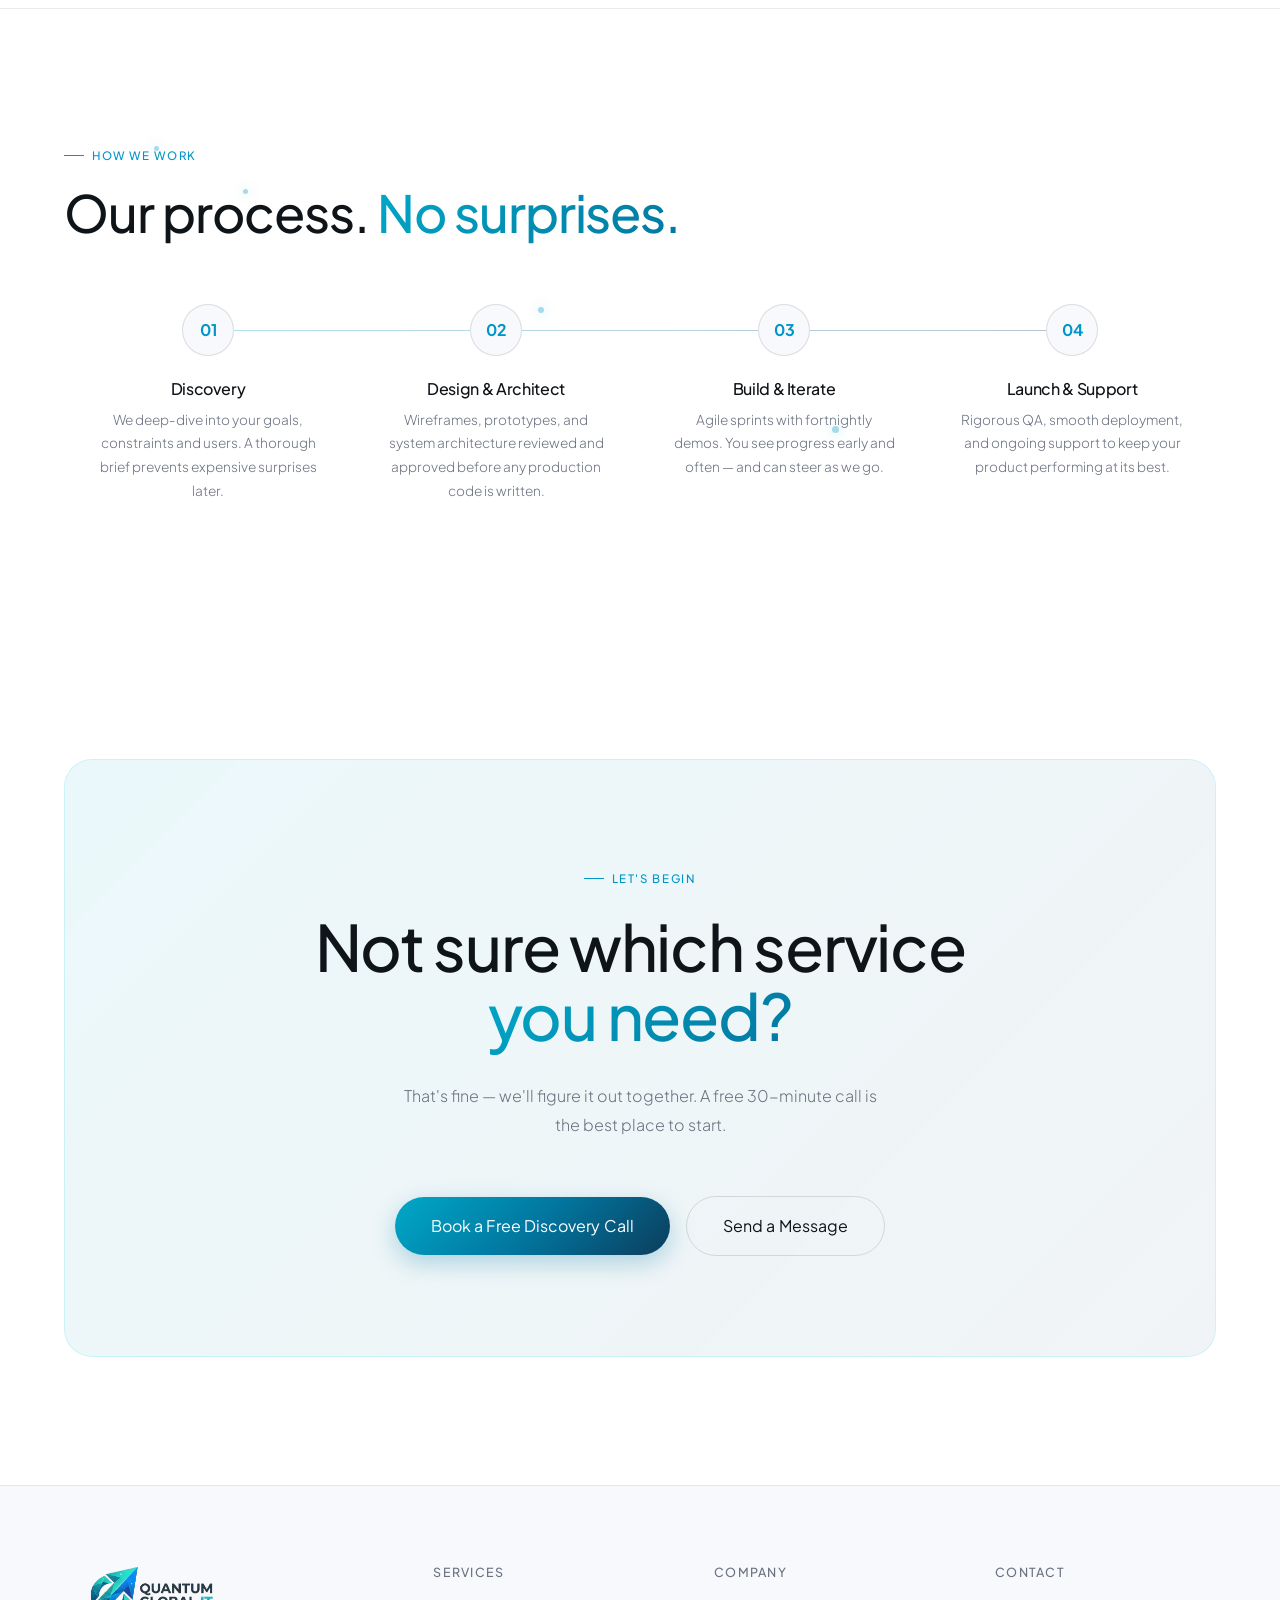
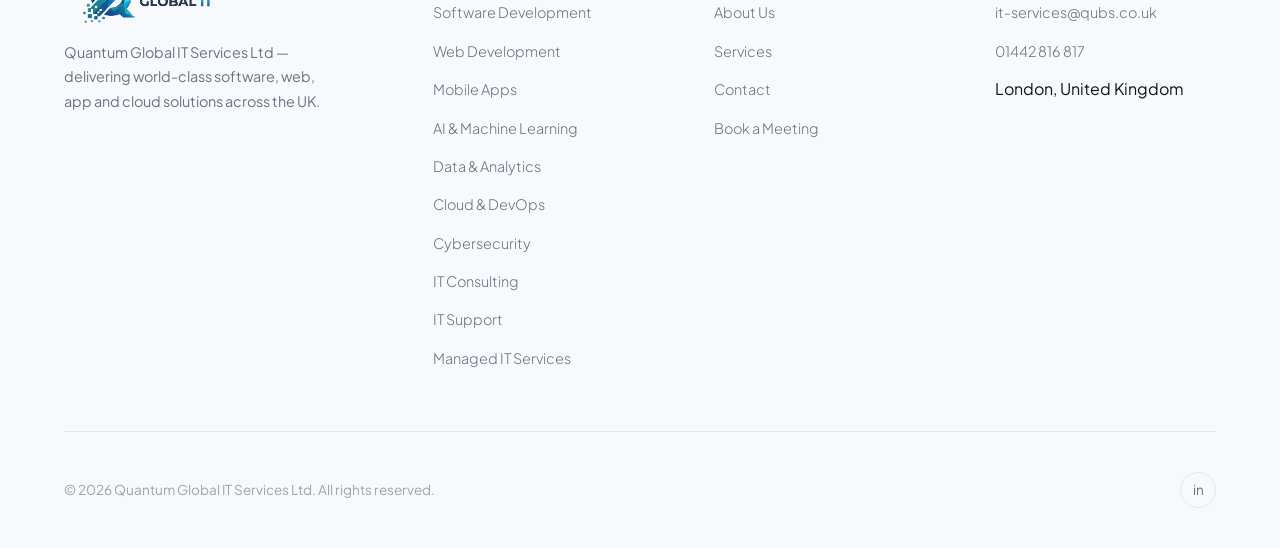
<file: services.html>
<!DOCTYPE html>
<html lang="en">
<head>
  <meta charset="UTF-8" />
  <meta name="viewport" content="width=device-width, initial-scale=1.0" />
  <title>Quantum Global IT Services | Software Development, Cloud &amp; AI Solutions</title>
  <meta name="description" content="Quantum Global IT Services — UK IT solutions: software development, web apps, cloud infrastructure, AI/ML, cybersecurity, and managed IT services." />
  <meta name="robots" content="index, follow, max-image-preview:large, max-snippet:-1, max-video-preview:-1" />
  <meta name="author" content="Quantum Global IT Services Ltd" />
  <meta name="theme-color" content="#ffffff" />
  <link rel="canonical" href="https://quantum-global-it.co.uk/services.html" />
  <link rel="alternate" hreflang="en-GB" href="https://quantum-global-it.co.uk/services.html" />

  <!-- Open Graph -->
  <meta property="og:type" content="website" />
  <meta property="og:site_name" content="Quantum Global IT Services Ltd" />
  <meta property="og:locale" content="en_GB" />
  <meta property="og:title" content="IT Services UK | Software Development, Cloud & AI Solutions" />
  <meta property="og:description" content="Quantum Global IT Services — UK IT solutions: software development, web apps, cloud infrastructure, AI/ML, cybersecurity, and managed IT services." />
  <meta property="og:url" content="https://quantum-global-it.co.uk/services.html" />
  <meta property="og:image" content="https://quantum-global-it.co.uk/assets/logo-google.png" />
  <meta property="og:image:alt" content="Quantum Global IT Services - UK IT Solutions Provider" />

  <!-- Twitter Card -->
  <meta name="twitter:card" content="summary" />
  <meta name="twitter:title" content="IT Services UK | Software & Cloud Solutions" />
  <meta name="twitter:description" content="UK IT services from Quantum Global: software development, web apps, cloud infrastructure, AI/ML, cybersecurity, and managed IT services." />
  <meta name="twitter:image" content="https://quantum-global-it.co.uk/assets/logo-google.png" />
  <meta name="twitter:image:alt" content="Quantum Global IT Services - UK IT Solutions Provider" />

  <script type="application/ld+json">
  {
    "@context": "https://schema.org",
    "@graph": [
      {
        "@type": "Organization",
        "@id": "https://quantum-global-it.co.uk/#organization",
        "name": "Quantum Global IT Services Ltd",
        "url": "https://quantum-global-it.co.uk/"
      },
      {
        "@type": "WebSite",
        "@id": "https://quantum-global-it.co.uk/#website",
        "url": "https://quantum-global-it.co.uk/",
        "name": "Quantum Global IT Services Ltd",
        "publisher": { "@id": "https://quantum-global-it.co.uk/#organization" }
      },
      {
        "@type": "WebPage",
        "@id": "https://quantum-global-it.co.uk/services.html#webpage",
        "url": "https://quantum-global-it.co.uk/services.html",
        "name": "Services — Quantum Global IT Services Ltd",
        "description": "Explore our full range of IT services — software development, web, mobile apps, AI and machine learning, cloud, cybersecurity and IT consulting.",
        "isPartOf": { "@id": "https://quantum-global-it.co.uk/#website" },
        "about": { "@id": "https://quantum-global-it.co.uk/#organization" },
        "inLanguage": "en-GB"
      },
      {
        "@type": "ItemList",
        "name": "IT Services",
        "itemListElement": [
          { "@type": "ListItem", "position": 1, "name": "Software Development" },
          { "@type": "ListItem", "position": 2, "name": "Web Development" },
          { "@type": "ListItem", "position": 3, "name": "Mobile Apps" },
          { "@type": "ListItem", "position": 4, "name": "AI & Machine Learning" },
          { "@type": "ListItem", "position": 5, "name": "Data & Analytics" },
          { "@type": "ListItem", "position": 6, "name": "Cloud & DevOps" },
          { "@type": "ListItem", "position": 7, "name": "Cybersecurity" },
          { "@type": "ListItem", "position": 8, "name": "IT Consulting" },
          { "@type": "ListItem", "position": 9, "name": "IT Support" },
          { "@type": "ListItem", "position": 10, "name": "Managed IT Services" }
        ]
      },
      {
        "@type": "BreadcrumbList",
        "itemListElement": [
          { "@type": "ListItem", "position": 1, "name": "Home", "item": "https://quantum-global-it.co.uk/" },
          { "@type": "ListItem", "position": 2, "name": "Services", "item": "https://quantum-global-it.co.uk/services.html" }
        ]
      },
      {
        "@type": "Service",
        "name": "Software Development Services",
        "provider": { "@id": "https://quantum-global-it.co.uk/#organization" },
        "serviceType": "Custom Software Development",
        "areaServed": "GB",
        "description": "Bespoke software solutions including custom web applications, APIs, legacy system modernization, SaaS product development, and microservices architecture."
      },
      {
        "@type": "Service",
        "name": "Web Development Services",
        "provider": { "@id": "https://quantum-global-it.co.uk/#organization" },
        "serviceType": "Web Application Development",
        "areaServed": "GB",
        "description": "High-performance websites and web applications including corporate sites, e-commerce, React/Next.js apps, and CMS implementation with SEO optimization."
      },
      {
        "@type": "Service",
        "name": "Mobile App Development Services",
        "provider": { "@id": "https://quantum-global-it.co.uk/#organization" },
        "serviceType": "Mobile Application Development",
        "areaServed": "GB",
        "description": "Native iOS and Android apps, React Native cross-platform development, Flutter apps, and App Store optimization with push notifications and analytics."
      },
      {
        "@type": "Service",
        "name": "AI and Machine Learning Services",
        "provider": { "@id": "https://quantum-global-it.co.uk/#organization" },
        "serviceType": "AI/ML Development",
        "areaServed": "GB",
        "description": "Generative AI and LLM integration, custom machine learning models, computer vision, NLP solutions, MLOps, and AI strategy consulting."
      },
      {
        "@type": "Service",
        "name": "Cloud and Infrastructure Services",
        "provider": { "@id": "https://quantum-global-it.co.uk/#organization" },
        "serviceType": "Cloud Architecture and Management",
        "areaServed": "GB",
        "description": "AWS and Azure architecture, cloud migration, CI/CD pipelines, Docker and Kubernetes orchestration, and Infrastructure-as-Code with Terraform."
      },
      {
        "@type": "Service",
        "name": "Cybersecurity Services",
        "provider": { "@id": "https://quantum-global-it.co.uk/#organization" },
        "serviceType": "IT Security Services",
        "areaServed": "GB",
        "description": "Penetration testing, vulnerability assessment, ISO 27001 and Cyber Essentials support, GDPR compliance consulting, security code review, and incident response planning."
      },
      {
        "@type": "Service",
        "name": "IT Consulting and Strategy",
        "provider": { "@id": "https://quantum-global-it.co.uk/#organization" },
        "serviceType": "IT Consulting",
        "areaServed": "GB",
        "description": "Technology roadmapping, digital transformation strategy, CTO-as-a-service, vendor selection, and technology due diligence for UK businesses."
      }
    ]
  }
  </script>

  <link rel="preconnect" href="https://fonts.googleapis.com" />
  <link rel="preconnect" href="https://fonts.gstatic.com" crossorigin />
  <link rel="preload" as="image" type="image/webp" href="assets/hero-bg-services-mobile.webp" media="(max-width: 767px)" fetchpriority="high" />
  <link rel="stylesheet" href="https://fonts.googleapis.com/css2?family=Plus+Jakarta+Sans:wght@200;300;400;500;600;700&family=Space+Grotesk:wght@600&display=swap" media="print" onload="this.media='all'" />
  <noscript><link rel="stylesheet" href="https://fonts.googleapis.com/css2?family=Plus+Jakarta+Sans:wght@200;300;400;500;600;700&family=Space+Grotesk:wght@600&display=swap" /></noscript>

  <link rel="stylesheet" href="css/main.css" />
  <link rel="stylesheet" href="css/animations.css" />
  <link rel="stylesheet" href="css/components.css" />
  <link rel="stylesheet" href="css/inner.css" />

  <link rel="icon" href="https://quantum-global-it.co.uk/favicon.ico" sizes="any" />
  <link rel="icon" href="https://quantum-global-it.co.uk/assets/favicon-32.png" type="image/png" sizes="32x32" />
  <link rel="icon" href="https://quantum-global-it.co.uk/assets/favicon-48.png" type="image/png" sizes="48x48" />
  <link rel="icon" href="https://quantum-global-it.co.uk/assets/favicon-96.png" type="image/png" sizes="96x96" />
  <link rel="icon" href="https://quantum-global-it.co.uk/assets/favicon-192.png" type="image/png" sizes="192x192" />
  <link rel="apple-touch-icon" href="https://quantum-global-it.co.uk/assets/apple-touch-icon.png" sizes="180x180" />
  <link rel="manifest" href="https://quantum-global-it.co.uk/site.webmanifest" />
</head>
<body>

  <div id="cursor-dot"></div>
  <div id="cursor-ring"></div>

  <nav id="nav">
    <a href="index.html" class="nav-logo">
      <img src="assets/logo-nav.webp" alt="Quantum Global IT Services - UK IT Solutions Provider" class="nav-logo-img">
    </a>
    <ul class="nav-links">
      <li><a href="index.html">Home</a></li>
      <li><a href="about.html">About</a></li>
      <li><a href="services.html" class="active">Services</a></li>
      <li><a href="contact.html">Contact</a></li>
    </ul>
    <div class="nav-cta">
      <a href="book.html" class="btn btn-primary btn-sm">Book a Meeting</a>
    </div>
    <button class="nav-burger" id="nav-burger" type="button" aria-label="Open menu" aria-expanded="false" aria-controls="nav-mobile">
      <span></span><span></span><span></span>
    </button>
  </nav>

  <div id="nav-mobile" class="nav-mobile" aria-hidden="true">
    <div class="nav-mobile__backdrop" data-nav-close></div>
    <div class="nav-mobile__panel" role="dialog" aria-modal="true" aria-label="Site navigation">
      <div class="nav-mobile__header">
        <a href="index.html" class="nav-mobile__logo nav-logo">
          <img src="assets/logo-nav.webp" alt="Quantum Global IT Services - UK IT Solutions Provider" class="nav-logo-img">
        </a>
        <button type="button" class="nav-mobile__close" id="nav-mobile-close" aria-label="Close menu">
          <svg width="20" height="20" viewBox="0 0 24 24" fill="none" stroke="currentColor" stroke-width="2" aria-hidden="true">
            <path d="M18 6L6 18M6 6l12 12"/>
          </svg>
        </button>
      </div>
      <nav class="nav-mobile__links" aria-label="Mobile navigation">
        <a href="index.html">Home</a>
        <a href="about.html">About</a>
        <a href="services.html">Services</a>
        <a href="contact.html">Contact</a>
      </nav>
      <div class="nav-mobile__footer">
        <a href="book.html" class="btn btn-primary btn-lg nav-mobile__cta">Book a Meeting</a>
      </div>
    </div>
  </div>

  <!-- ── Page Hero ──────────────────────────────────────────────────────── -->
  <section class="page-hero">
        <div class="page-fx" aria-hidden="true">
      <div class="page-fx__ring"></div>
      <span class="page-fx__orb page-fx__orb--1"></span>
      <span class="page-fx__orb page-fx__orb--2"></span>
      <span class="page-fx__orb page-fx__orb--3"></span>
    </div>
    <div class="page-hero__bg" aria-hidden="true">
      <picture>
        <source media="(max-width: 767px)" type="image/webp" srcset="assets/hero-bg-services-mobile.webp" />
        <source type="image/webp" srcset="assets/hero-bg-services.webp" />
        <img src="assets/hero-bg-services.webp" alt="Our IT services hero background" width="1280" height="853" fetchpriority="high" decoding="async">
      </picture>
      <div class="page-hero__fade"></div>
    </div>
    <div class="orb orb-cyan page-hero-orb-1" style="width:500px;height:500px;filter:blur(80px)"></div>
    <div class="orb orb-purple page-hero-orb-2" style="width:400px;height:400px;filter:blur(80px)"></div>

    <div class="container">
      <div class="section-label hero-anim-1">
        <span class="text-label">What We Build</span>
      </div>
      <h1 class="text-display hero-anim-2" style="max-width:700px">
        Our <span class="grad-text">Services</span>
      </h1>
      <p class="hero-sub hero-anim-3" style="max-width:560px;margin-top:24px">
        From first line of code to full-scale deployment — we deliver technology
        that works, scales, and pays for itself.
      </p>
    </div>
  </section>

  <!-- ── Services Full Grid ─────────────────────────────────────────────── -->
  <section class="services-full">
    <div class="container">

      <div class="services-full-grid">

        <!-- 01 -->
        <div class="card card-glow service-full-card" data-num="01" data-reveal="up" data-delay="100">
          <div class="card-icon">⚡</div>
          <h3>Software Development</h3>
          <p>Bespoke software solutions engineered from the ground up. We tackle complexity head-on and deliver robust, scalable systems that fit your exact requirements — not the other way around.</p>
          <ul class="service-list">
            <li>Custom web applications &amp; platforms</li>
            <li>API design &amp; integration</li>
            <li>Legacy system modernisation</li>
            <li>SaaS product development</li>
            <li>Microservices &amp; distributed systems</li>
          </ul>
        </div>

        <!-- 02 -->
        <div class="card card-glow service-full-card" data-num="02" data-reveal="up" data-delay="200">
          <div class="card-icon" style="background:var(--purple-dim);border-color:rgba(11,61,92,.2)">🌐</div>
          <h3>Web Development</h3>
          <p>High-performance websites and web applications that deliver measurable results. We obsess over speed, accessibility, and conversion — because your website is your most valuable sales asset.</p>
          <ul class="service-list">
            <li>Corporate &amp; marketing websites</li>
            <li>E-commerce platforms</li>
            <li>React / Next.js applications</li>
            <li>CMS implementation (WordPress, Sanity)</li>
            <li>Performance optimisation &amp; SEO</li>
          </ul>
        </div>

        <!-- 03 -->
        <div class="card card-glow service-full-card" data-num="03" data-reveal="up" data-delay="100">
          <div class="card-icon">📱</div>
          <h3>Mobile App Development</h3>
          <p>Native and cross-platform mobile apps that users download, engage with, and keep. We design for real user behaviour and build for AppStore approval and high ratings.</p>
          <ul class="service-list">
            <li>iOS &amp; Android native apps</li>
            <li>React Native cross-platform</li>
            <li>Flutter development</li>
            <li>App Store submission &amp; optimisation</li>
            <li>Push notifications &amp; analytics</li>
          </ul>
        </div>

        <!-- 04 -->
        <div class="card card-glow service-full-card" data-num="04" data-reveal="up" data-delay="200">
          <div class="card-icon" style="background:var(--cyan-dim);border-color:rgba(0,212,255,.25)">🤖</div>
          <h3>AI &amp; Machine Learning</h3>
          <p>Build intelligent products that learn, predict, and automate. From LLM-powered applications to custom ML models in production — we help you deploy AI that delivers measurable business outcomes.</p>
          <ul class="service-list">
            <li>Generative AI &amp; LLM integration (GPT, Claude, Gemini)</li>
            <li>Custom machine learning model development</li>
            <li>Computer vision &amp; NLP solutions</li>
            <li>MLOps, model deployment &amp; monitoring</li>
            <li>AI strategy, POCs &amp; workflow automation</li>
          </ul>
        </div>

        <!-- 05 -->
        <div class="card card-glow service-full-card" data-num="05" data-reveal="up" data-delay="100">
          <div class="card-icon purple">📊</div>
          <h3>Data &amp; Analytics</h3>
          <p>Turn raw data into decisions. We design and build data pipelines, dashboards and analytics platforms that give you a clear, real-time picture of your business performance.</p>
          <ul class="service-list">
            <li>Data warehouse &amp; pipeline design</li>
            <li>Business intelligence dashboards</li>
            <li>Power BI &amp; Tableau integration</li>
            <li>Data cleansing &amp; migration</li>
            <li>GDPR-compliant data management</li>
          </ul>
        </div>

        <!-- 06 -->
        <div class="card card-glow service-full-card" data-num="06" data-reveal="up" data-delay="200">
          <div class="card-icon purple">☁️</div>
          <h3>Cloud &amp; Infrastructure</h3>
          <p>Architect and manage cloud environments built for reliability, security, and performance. Whether you're migrating legacy systems or building cloud-native from day one, we've got you covered.</p>
          <ul class="service-list">
            <li>AWS &amp; Azure architecture</li>
            <li>Cloud migration &amp; lift-and-shift</li>
            <li>CI/CD pipeline setup</li>
            <li>Docker &amp; Kubernetes orchestration</li>
            <li>Infrastructure-as-code (Terraform)</li>
          </ul>
        </div>

        <!-- 07 -->
        <div class="card card-glow service-full-card" data-num="07" data-reveal="up" data-delay="100">
          <div class="card-icon">🛡️</div>
          <h3>Cybersecurity</h3>
          <p>Proactive security built into everything we do. We also offer standalone security services for organisations that need to identify vulnerabilities and achieve compliance.</p>
          <ul class="service-list">
            <li>Penetration testing &amp; vulnerability assessment</li>
            <li>ISO 27001 &amp; Cyber Essentials support</li>
            <li>GDPR compliance consulting</li>
            <li>Security code review</li>
            <li>Incident response planning</li>
          </ul>
        </div>

        <!-- 08 -->
        <div class="card card-glow service-full-card" data-num="08" data-reveal="up" data-delay="200">
          <div class="card-icon purple">🧠</div>
          <h3>IT Consulting &amp; Strategy</h3>
          <p>Strategic technology guidance that aligns your IT investments with your business objectives. We bring clarity to complex decisions and help you build a roadmap that actually delivers ROI.</p>
          <ul class="service-list">
            <li>Technology roadmapping</li>
            <li>Digital transformation strategy</li>
            <li>CTO-as-a-service</li>
            <li>Vendor selection &amp; due diligence</li>
            <li>AI &amp; automation strategy</li>
          </ul>
        </div>

        <!-- 09 -->
        <div class="card card-glow service-full-card" data-num="09" data-reveal="up" data-delay="100">
          <div class="card-icon">🎧</div>
          <h3>IT Support &amp; Helpdesk</h3>
          <p>Reliable, responsive IT support for your business — from day-to-day troubleshooting to strategic issue resolution. We keep your people productive and your systems running smoothly.</p>
          <ul class="service-list">
            <li>1st, 2nd &amp; 3rd line support</li>
            <li>Remote &amp; on-site assistance</li>
            <li>SLA-backed response times</li>
            <li>Hardware &amp; software troubleshooting</li>
            <li>User onboarding &amp; IT induction</li>
          </ul>
        </div>

        <!-- 10 -->
        <div class="card card-glow service-full-card" data-num="10" data-reveal="up" data-delay="200">
          <div class="card-icon purple">🔧</div>
          <h3>Managed IT Services</h3>
          <p>Take the burden of IT management off your team entirely. We proactively monitor, maintain and optimise your infrastructure so issues are resolved before they ever affect your business.</p>
          <ul class="service-list">
            <li>24/7 infrastructure monitoring</li>
            <li>Patch management &amp; updates</li>
            <li>Backup &amp; disaster recovery</li>
            <li>Network management &amp; optimisation</li>
            <li>Monthly reporting &amp; insights</li>
          </ul>
        </div>

      </div>
    </div>
  </section>

  <!-- ── Process ────────────────────────────────────────────────────────── -->
  <section class="services-process">
    <div class="container">
      <div class="section-label" data-reveal="fade">
        <span class="text-label">How We Work</span>
      </div>
      <h2 class="text-headline" data-reveal="up">
        Our process. <span class="grad-text">No surprises.</span>
      </h2>

      <div class="process-steps">

        <div class="process-step" data-reveal="up" data-delay="100">
          <div class="process-step-num">01</div>
          <h4>Discovery</h4>
          <p>We deep-dive into your goals, constraints and users. A thorough brief prevents expensive surprises later.</p>
        </div>

        <div class="process-step" data-reveal="up" data-delay="200">
          <div class="process-step-num">02</div>
          <h4>Design &amp; Architect</h4>
          <p>Wireframes, prototypes, and system architecture reviewed and approved before any production code is written.</p>
        </div>

        <div class="process-step" data-reveal="up" data-delay="300">
          <div class="process-step-num">03</div>
          <h4>Build &amp; Iterate</h4>
          <p>Agile sprints with fortnightly demos. You see progress early and often — and can steer as we go.</p>
        </div>

        <div class="process-step" data-reveal="up" data-delay="400">
          <div class="process-step-num">04</div>
          <h4>Launch &amp; Support</h4>
          <p>Rigorous QA, smooth deployment, and ongoing support to keep your product performing at its best.</p>
        </div>

      </div>
    </div>
  </section>

  <!-- ── CTA ────────────────────────────────────────────────────────────── -->
  <section style="padding: var(--section-py) 0;">
    <div class="container">
      <div class="cta-box" data-reveal="scale">
        <div class="section-label" style="justify-content:center;margin-bottom:24px">
          <span class="text-label">Let's Begin</span>
        </div>
        <h2 class="text-headline">
          Not sure which service <span class="grad-text">you need?</span>
        </h2>
        <p>That's fine — we'll figure it out together. A free 30-minute call is the best place to start.</p>
        <div class="cta-actions">
          <a href="book.html" class="btn btn-primary btn-lg">Book a Free Discovery Call</a>
          <a href="contact.html" class="btn btn-ghost btn-lg">Send a Message</a>
        </div>
      </div>
    </div>
  </section>

  <!-- Footer -->
  <footer>
    <div class="footer-grid">
      <div class="footer-brand">
        <a href="index.html" class="nav-logo" style="font-size:1.1rem">
          <img src="assets/logo-nav.webp" alt="Quantum Global IT Services - UK IT Solutions Provider" class="nav-logo-img">
        </a>
        <p>Quantum Global IT Services Ltd — delivering world-class software, web, app and cloud solutions across the UK.</p>
      </div>
      <div class="footer-col">
        <h4>Services</h4>
        <ul>
          <li><a href="services.html">Software Development</a></li>
          <li><a href="services.html">Web Development</a></li>
          <li><a href="services.html">Mobile Apps</a></li>
          <li><a href="services.html">AI &amp; Machine Learning</a></li>
          <li><a href="services.html">Data &amp; Analytics</a></li>
          <li><a href="services.html">Cloud &amp; DevOps</a></li>
          <li><a href="services.html">Cybersecurity</a></li>
          <li><a href="services.html">IT Consulting</a></li>
          <li><a href="services.html">IT Support</a></li>
          <li><a href="services.html">Managed IT Services</a></li>
        </ul>
      </div>
      <div class="footer-col">
        <h4>Company</h4>
        <ul>
          <li><a href="about.html">About Us</a></li>
          <li><a href="services.html">Services</a></li>
          <li><a href="contact.html">Contact</a></li>
          <li><a href="book.html">Book a Meeting</a></li>
        </ul>
      </div>
      <div class="footer-col">
        <h4>Contact</h4>
        <ul>
          <li><a href="mailto:it-services@qubs.co.uk">it-services@qubs.co.uk</a></li>
          <li><a href="tel:01442816817">01442 816 817</a></li>
          <li>London, United Kingdom</li>
        </ul>
      </div>
    </div>
    <div class="footer-bottom">
      <div>
        <p>© 2026 Quantum Global IT Services Ltd. All rights reserved.</p>
      </div>
      <div class="footer-social">
        <a href="https://www.linkedin.com/company/136184647/admin/dashboard/" aria-label="LinkedIn">in</a>
      </div>
    </div>
  </footer>

  <script src="js/cursor.js" defer></script>
  <script src="js/nav.js" defer></script>
  <script src="js/scroll-anim.js" defer></script>
  <script src="js/fx.js" defer></script>
  <script src="js/main.js" defer></script>
</body>
</html>
</file>
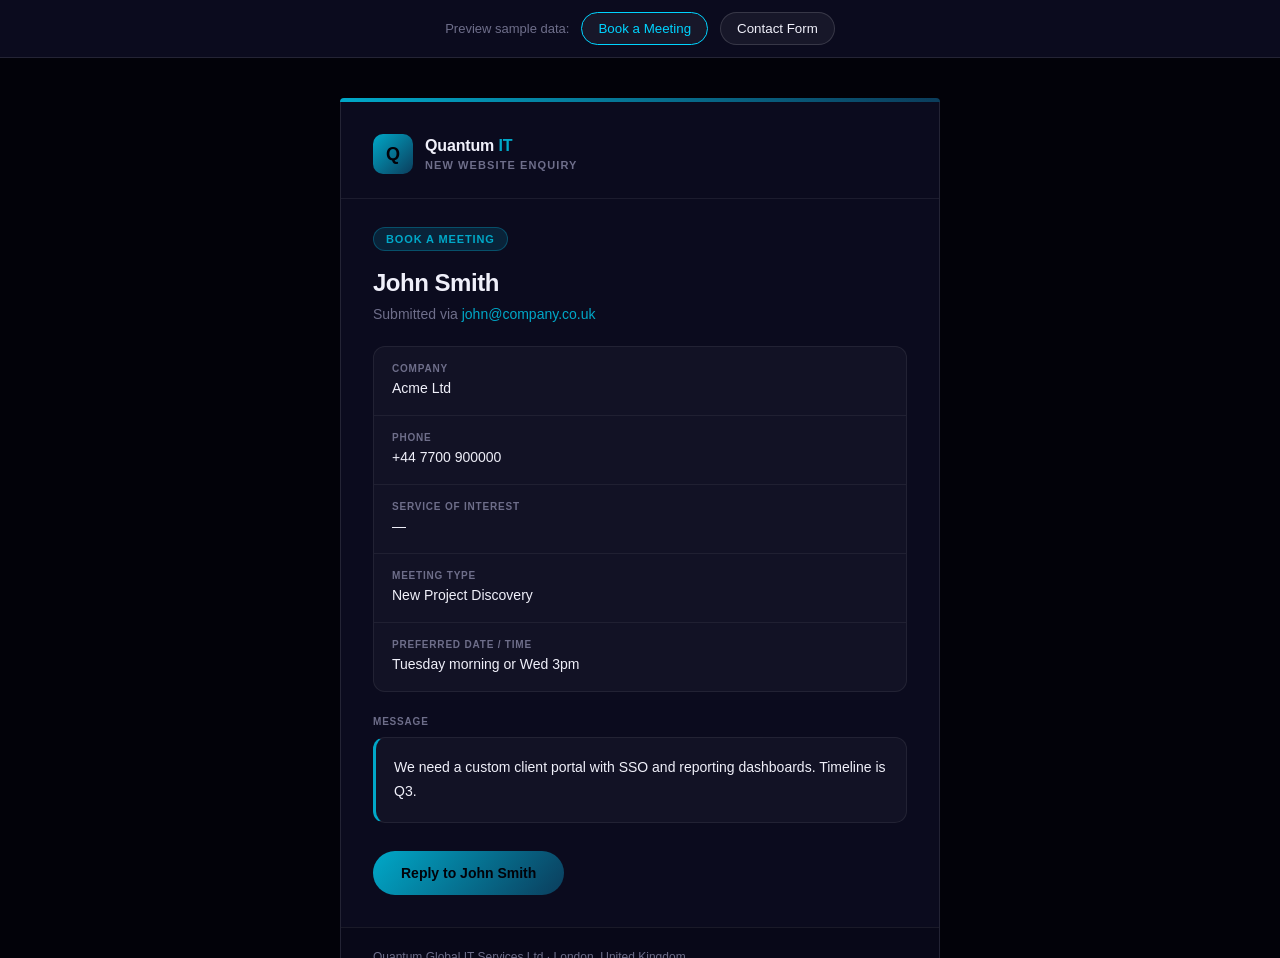
<file: email-templates/preview.html>
<!DOCTYPE html>
<html lang="en">
<head>
  <meta charset="UTF-8" />
  <meta name="viewport" content="width=device-width, initial-scale=1.0" />
  <title>Email Template Preview — Quantum IT</title>
  <style>
    body { margin: 0; background: #111; }
    .preview-bar {
      position: sticky; top: 0; z-index: 10;
      display: flex; gap: 12px; align-items: center; justify-content: center;
      padding: 12px 16px;
      background: #0b0b1e; border-bottom: 1px solid rgba(255,255,255,0.1);
      font-family: Arial, sans-serif; font-size: 13px; color: #6e6e8a;
    }
    .preview-bar button {
      padding: 8px 16px; border-radius: 999px; border: 1px solid rgba(255,255,255,0.14);
      background: rgba(255,255,255,0.05); color: #f0f0fa; cursor: pointer;
    }
    .preview-bar button.active { border-color: #00d4ff; color: #00d4ff; }
    iframe { display: block; width: 100%; min-height: 100vh; border: 0; background: #020209; }
  </style>
</head>
<body>
  <div class="preview-bar">
    <span>Preview sample data:</span>
    <button type="button" class="active" data-sample="book">Book a Meeting</button>
    <button type="button" data-sample="contact">Contact Form</button>
  </div>
  <iframe id="preview" title="Email preview"></iframe>

  <script>
    const samples = {
      book: {
        form_type: 'Book a Meeting',
        from_name: 'John Smith',
        email: 'john@company.co.uk',
        reply_to: 'john@company.co.uk',
        company: 'Acme Ltd',
        phone: '+44 7700 900000',
        service: '—',
        meeting_type: 'New Project Discovery',
        preferred_time: 'Tuesday morning or Wed 3pm',
        message: 'We need a custom client portal with SSO and reporting dashboards. Timeline is Q3.',
      },
      contact: {
        form_type: 'Contact',
        from_name: 'Sarah Jones',
        email: 'sarah@startup.io',
        reply_to: 'sarah@startup.io',
        company: 'Startup IO',
        phone: '—',
        service: 'AI & Machine Learning',
        meeting_type: '—',
        preferred_time: '—',
        message: 'Interested in exploring ML for our customer support workflow. Can we arrange a call?',
      },
    };

    async function render(sample) {
      const res = await fetch('form-notification.html');
      let html = await res.text();
      Object.entries(samples[sample]).forEach(([key, value]) => {
        html = html.replaceAll(`{{${key}}}`, value);
      });
      document.getElementById('preview').srcdoc = html;
    }

    document.querySelectorAll('[data-sample]').forEach(btn => {
      btn.addEventListener('click', () => {
        document.querySelectorAll('[data-sample]').forEach(b => b.classList.remove('active'));
        btn.classList.add('active');
        render(btn.dataset.sample);
      });
    });

    render('book');
  </script>
</body>
</html>
</file>
<file: css/main.css>
/* ==========================================================================
   MAIN.CSS — Design system for Quantum Global IT Services
   ========================================================================== */

/* Fonts loaded via <link> in HTML (non-blocking) — do not @import here */

/* ——— Reset ————————————————————————————————————————————————————————————— */
*, *::before, *::after { box-sizing: border-box; margin: 0; padding: 0; }
html { scroll-behavior: smooth; overflow-x: hidden; color-scheme: light; }
body {
  background: var(--bg-base);
  color: var(--t1);
  font-family: var(--font-body);
  line-height: 1.65;
  overflow-x: hidden;
  -webkit-font-smoothing: antialiased;
  cursor: none;
}
a { color: inherit; text-decoration: none; }
img { display: block; max-width: 100%; }
ul, ol { list-style: none; }
button { font-family: inherit; cursor: none; border: none; background: none; }
input, textarea, select { font-family: inherit; outline: none; }

/* ——— Tokens ————————————————————————————————————————————————————————————— */
:root {
  /* Backgrounds */
  --bg-base:     #ffffff;
  --bg-raised:   #f8f9fc;
  --bg-overlay:  #f0f2f8;
  --bg-glass:    rgba(255, 255, 255, 0.95);
  --bg-card:     rgba(0, 0, 0, 0.03);
  --bg-card-h:   rgba(0, 0, 0, 0.05);

  /* Brand — cool steel / cyan tech (no purple rainbow) */
  --cyan:        #0096c7;
  --cyan-dim:    rgba(0, 150, 199, 0.12);
  --cyan-glow:   0 0 40px rgba(0, 150, 199, 0.22), 0 0 90px rgba(0, 150, 199, 0.08);
  --purple:      #0b3d5c; /* deep steel — legacy token name */
  --purple-dim:  rgba(11, 61, 92, 0.12);
  --purple-glow: 0 0 40px rgba(11, 61, 92, 0.2);
  --grad:        linear-gradient(135deg, #00a8c8 0%, #0277a0 50%, #0b3d5c 100%);
  --grad-soft:   linear-gradient(135deg, rgba(0, 168, 200, 0.08) 0%, rgba(11, 61, 92, 0.06) 100%);

  /* Text */
  --t1: #0f1419;
  --t2: #6b7280;
  --t3: #9ca3af;

  /* Borders */
  --border:   rgba(0, 0, 0, 0.08);
  --border-b: rgba(0, 0, 0, 0.12);

  /* Validation */
  --error:     #ff6b6b;
  --error-dim: rgba(255, 107, 107, 0.12);

  /* Typography */
  --font-display: 'Plus Jakarta Sans', system-ui, sans-serif;
  --font-body:    'Plus Jakarta Sans', system-ui, sans-serif;
  --font-tech:    'Space Grotesk', 'Plus Jakarta Sans', system-ui, sans-serif;
  --font-mono:    ui-monospace, 'Cascadia Code', monospace;

  /* Layout */
  --section-py: clamp(80px, 10vw, 140px);
  --px:         clamp(24px, 5vw, 80px);
  --max-w:      1280px;

  /* Motion */
  --ease:   cubic-bezier(0.4, 0, 0.2, 1);
  --spring: cubic-bezier(0.34, 1.56, 0.64, 1);
}

/* ——— Layout ————————————————————————————————————————————————————————————— */
.container {
  width: 100%;
  max-width: var(--max-w);
  margin: 0 auto;
  padding: 0 var(--px);
}
section { position: relative; }

/* ——— Typography ————————————————————————————————————————————————————————— */
h1, h2, h3, h4 {
  font-family: var(--font-display);
  font-weight: 500;
  line-height: 1.08;
  letter-spacing: -0.022em;
}
.text-display {
  font-size: clamp(3.2rem, 8vw, 7rem);
  font-weight: 300;
  line-height: 1.0;
  letter-spacing: -0.025em;
}
.text-headline { font-size: clamp(2rem, 4vw, 3.5rem); font-weight: 500; letter-spacing: -0.02em; }
.text-title    { font-size: clamp(1.3rem, 2.5vw, 2rem); font-weight: 500; letter-spacing: -0.015em; }
.text-body     { font-size: 1.05rem; color: var(--t2); line-height: 1.8; font-weight: 300; }
.text-small    { font-size: 0.875rem; color: var(--t2); font-weight: 400; }
.text-label {
  font-size: 0.72rem;
  font-weight: 500;
  letter-spacing: 0.14em;
  text-transform: uppercase;
  color: var(--cyan);
}

/* Gradient text */
.grad-text {
  background: var(--grad);
  -webkit-background-clip: text;
  -webkit-text-fill-color: transparent;
  background-clip: text;
}

/* ——— Scrollbar ————————————————————————————————————————————————————————— */
::-webkit-scrollbar { width: 3px; }
::-webkit-scrollbar-track { background: var(--bg-base); }
::-webkit-scrollbar-thumb { background: var(--t3); border-radius: 2px; }
::-webkit-scrollbar-thumb:hover { background: var(--t2); }

/* ——— Selection ————————————————————————————————————————————————————————— */
::selection { background: var(--cyan-dim); color: var(--cyan); }
</file>
<file: css/animations.css>
/* ==========================================================================
   ANIMATIONS.CSS — Keyframes & scroll-reveal utilities
   ========================================================================== */

/* ——— Keyframes ————————————————————————————————————————————————————————— */

@keyframes fadeUp {
  from { opacity: 0; transform: translateY(40px); }
  to   { opacity: 1; transform: translateY(0); }
}

@keyframes fadeIn {
  from { opacity: 0; }
  to   { opacity: 1; }
}

@keyframes fadeLeft {
  from { opacity: 0; transform: translateX(-40px); }
  to   { opacity: 1; transform: translateX(0); }
}

@keyframes fadeRight {
  from { opacity: 0; transform: translateX(40px); }
  to   { opacity: 1; transform: translateX(0); }
}

@keyframes scaleIn {
  from { opacity: 0; transform: scale(0.88); }
  to   { opacity: 1; transform: scale(1); }
}

@keyframes lineGrow {
  from { transform: scaleX(0); }
  to   { transform: scaleX(1); }
}

@keyframes pulse-ring {
  0%   { transform: scale(1);   opacity: 0.5; }
  100% { transform: scale(1.6); opacity: 0; }
}

@keyframes float {
  0%, 100% { transform: translateY(0px); }
  50%       { transform: translateY(-16px); }
}

@keyframes spin-slow {
  from { transform: rotate(0deg); }
  to   { transform: rotate(360deg); }
}

@keyframes glow-pulse {
  0%, 100% { opacity: 0.5; }
  50%       { opacity: 1; }
}

@keyframes cursor-enter {
  from { transform: scale(0); opacity: 0; }
  to   { transform: scale(1); opacity: 1; }
}

@keyframes count-up {
  from { opacity: 0; transform: translateY(20px); }
  to   { opacity: 1; transform: translateY(0); }
}

@keyframes shimmer {
  0%   { background-position: -400px 0; }
  100% { background-position: 400px 0; }
}

@keyframes borderTrace {
  0%   { clip-path: inset(0 100% 100% 0); }
  25%  { clip-path: inset(0 0 100% 0); }
  50%  { clip-path: inset(0 0 0 0); }
  75%  { clip-path: inset(100% 0 0 0); }
  100% { clip-path: inset(0 100% 100% 0); }
}

/* ——— Scroll Reveal — initial hidden states ————————————————————————————— */
[data-reveal] {
  opacity: 0;
  transition: opacity 0.7s var(--ease), transform 0.7s var(--ease);
}

[data-reveal="up"]    { transform: translateY(50px); }
[data-reveal="down"]  { transform: translateY(-30px); }
[data-reveal="left"]  { transform: translateX(-50px); }
[data-reveal="right"] { transform: translateX(50px); }
[data-reveal="scale"] { transform: scale(0.88); }
[data-reveal="fade"]  { transform: none; }

[data-reveal].is-visible {
  opacity: 1;
  transform: translate(0) scale(1);
}

/* Stagger delays */
[data-delay="100"] { transition-delay: 0.1s; }
[data-delay="200"] { transition-delay: 0.2s; }
[data-delay="300"] { transition-delay: 0.3s; }
[data-delay="400"] { transition-delay: 0.4s; }
[data-delay="500"] { transition-delay: 0.5s; }
[data-delay="600"] { transition-delay: 0.6s; }
[data-delay="700"] { transition-delay: 0.7s; }

/* ——— Hero entrance animations ————————————————————————————————————————— */
.hero-anim-1 {
  animation: fadeUp 0.9s var(--ease) 0.3s both;
}
.hero-anim-2 {
  animation: fadeUp 0.9s var(--ease) 0.5s both;
}
.hero-anim-3 {
  animation: fadeUp 0.9s var(--ease) 0.7s both;
}
.hero-anim-4 {
  animation: fadeUp 0.9s var(--ease) 0.9s both;
}
.hero-anim-fade {
  animation: fadeIn 1.2s var(--ease) 0.2s both;
}

/* ——— Utility ——————————————————————————————————————————————————————————— */
.anim-float    { animation: float 6s ease-in-out infinite; }
.anim-spin     { animation: spin-slow 20s linear infinite; }
.anim-pulse    { animation: glow-pulse 3s ease-in-out infinite; }

@keyframes nodePulse {
  0%, 100% { transform: scale(1); opacity: 0.75; box-shadow: 0 0 10px rgba(0, 168, 200, 0.45); }
  50%       { transform: scale(1.55); opacity: 1; box-shadow: 0 0 22px rgba(0, 168, 200, 0.9); }
}

@keyframes floatChip {
  0%, 100% { transform: translateY(0) translateX(0); }
  50%       { transform: translateY(-14px) translateX(6px); }
}

@keyframes dashMove {
  to { stroke-dashoffset: -120; }
}

@keyframes sparkBlink {
  0%, 100% { opacity: 0.35; transform: scale(0.85); }
  50%       { opacity: 1; transform: scale(1.25); }
}

@keyframes shineSweep {
  0%   { transform: translateX(-120%) skewX(-18deg); }
  100% { transform: translateX(220%) skewX(-18deg); }
}

@keyframes softBob {
  0%, 100% { transform: translateY(0); }
  50%       { transform: translateY(-10px); }
}

@keyframes gradientShift {
  0%, 100% { background-position: 0% 50%; }
  50%       { background-position: 100% 50%; }
}

/* Card / button motion polish */
.card {
  position: relative;
  overflow: hidden;
}

.card::after {
  content: '';
  position: absolute;
  top: 0; left: 0;
  width: 40%;
  height: 100%;
  background: linear-gradient(90deg, transparent, rgba(255,255,255,0.35), transparent);
  transform: translateX(-120%) skewX(-18deg);
  pointer-events: none;
  opacity: 0;
}

.card:hover::after {
  opacity: 1;
  animation: shineSweep 0.85s var(--ease);
}

.card-icon {
  transition: transform 0.35s var(--spring), box-shadow 0.35s;
}

.card:hover .card-icon {
  transform: translateY(-4px) scale(1.06);
}

.btn-primary {
  background-size: 180% 180%;
  animation: gradientShift 6s ease infinite;
}

.stat-item.is-visible .stat-number {
  animation: count-up 0.6s var(--ease) both;
}

.tech-pill {
  transition: border-color 0.25s, color 0.25s, transform 0.25s var(--ease), box-shadow 0.25s;
}

.tech-pill:hover {
  transform: translateY(-4px);
  box-shadow: 0 10px 24px rgba(2, 119, 160, 0.12);
  border-color: rgba(0, 168, 200, 0.35);
  color: var(--cyan);
}

.section-label.is-visible::before,
.section-label[data-reveal].is-visible::before {
  animation: lineGrow 0.7s var(--ease) both;
}

/* Page hero floating accents */
.page-fx {
  position: absolute;
  inset: 0;
  z-index: 1;
  pointer-events: none;
  overflow: hidden;
}

.page-fx__orb {
  position: absolute;
  border-radius: 50%;
  filter: blur(2px);
  animation: softBob 7s ease-in-out infinite, glow-pulse 4s ease-in-out infinite;
}

.page-fx__orb--1 {
  width: 14px; height: 14px;
  background: var(--cyan);
  top: 28%; right: 18%;
  box-shadow: 0 0 20px rgba(0, 168, 200, 0.6);
}

.page-fx__orb--2 {
  width: 10px; height: 10px;
  background: #0277a0;
  top: 48%; right: 10%;
  animation-delay: 1s;
  box-shadow: 0 0 16px rgba(2, 119, 160, 0.55);
}

.page-fx__orb--3 {
  width: 8px; height: 8px;
  background: var(--cyan);
  bottom: 30%; right: 24%;
  animation-delay: 1.8s;
}

.page-fx__ring {
  position: absolute;
  right: 8%;
  top: 42%;
  width: min(34vw, 280px);
  height: min(34vw, 280px);
  border: 1px solid rgba(0, 150, 199, 0.16);
  border-radius: 50%;
  transform: translateY(-50%);
  animation: spin-slow 40s linear infinite;
}

.page-fx__ring::after {
  content: '';
  position: absolute;
  inset: 16%;
  border-radius: 50%;
  border: 1px dashed rgba(0, 150, 199, 0.2);
  animation: spin-slow 26s linear infinite reverse;
}

@media (max-width: 700px) {
  .page-fx__ring { opacity: 0.35; right: -10%; }
}

@media (prefers-reduced-motion: reduce) {
  *, *::before, *::after {
    animation-duration: 0.01ms !important;
    animation-iteration-count: 1 !important;
    transition-duration: 0.01ms !important;
  }
  .hero-fx, .hero-float, .hero-3d, .page-fx, .site-progress, .ambient-dots { display: none !important; }
}

/* ——— Site-wide cool motion ——————————————————————————————————————————— */
.site-progress {
  position: fixed;
  top: 0; left: 0;
  height: 3px;
  width: 0%;
  z-index: 2000;
  background: linear-gradient(90deg, #00a8c8, #0277a0, #0b3d5c);
  box-shadow: 0 0 12px rgba(0, 168, 200, 0.45);
  pointer-events: none;
  transition: width 0.08s linear;
}

.ambient-dots {
  position: absolute;
  inset: 0;
  overflow: hidden;
  pointer-events: none;
  z-index: 0;
}

.ambient-dots + .container,
.ambient-dots ~ .container,
.ambient-dots ~ .stats-inner,
.ambient-dots ~ .why-us-inner,
.ambient-dots ~ .tech-marquee-wrap {
  position: relative;
  z-index: 1;
}

.ambient-dots span {
  position: absolute;
  width: 6px;
  height: 6px;
  border-radius: 50%;
  background: rgba(0, 150, 199, 0.35);
  box-shadow: 0 0 12px rgba(0, 168, 200, 0.35);
  animation: softBob 5s ease-in-out infinite, glow-pulse 3.5s ease-in-out infinite;
}

.tag {
  transition: transform 0.25s var(--ease), border-color 0.25s, color 0.25s, background 0.25s;
}

.tag:hover {
  transform: translateY(-2px);
  border-color: rgba(0, 168, 200, 0.4);
  color: var(--cyan);
  background: var(--cyan-dim);
}

.why-feature {
  transition: transform 0.35s var(--ease);
}

.why-feature.is-visible {
  animation: fadeUp 0.7s var(--ease) both;
}

.why-feature:hover {
  transform: translateX(6px);
}

.why-feature-num {
  transition: transform 0.3s var(--spring);
}

.why-feature:hover .why-feature-num {
  transform: scale(1.15);
}

.team-avatar {
  transition: transform 0.4s var(--spring), box-shadow 0.4s;
}

.team-card:hover .team-avatar {
  transform: scale(1.08) rotate(-4deg);
  box-shadow: 0 12px 30px rgba(2, 119, 160, 0.25);
}

.contact-item,
.meeting-type {
  transition: transform 0.3s var(--ease), border-color 0.3s, background 0.3s;
}

.contact-item:hover,
.meeting-type:hover {
  transform: translateY(-3px);
}

.footer-social a {
  transition: border-color 0.2s, color 0.2s, background 0.2s, transform 0.25s var(--spring);
}

.footer-social a:hover {
  transform: translateY(-3px) scale(1.08);
}

.form-group input:focus,
.form-group textarea:focus,
.form-group select:focus {
  transition: border-color 0.25s, box-shadow 0.25s, transform 0.25s;
}

.stat-item {
  transition: transform 0.35s var(--ease);
}

.stat-item:hover {
  transform: translateY(-4px);
}

.service-number,
.service-full-card::after {
  transition: color 0.35s, transform 0.35s var(--ease);
}

.service-full-card:hover::after {
  transform: scale(1.05);
}

.text-headline .grad-text,
.grad-text {
  background-size: 200% 200%;
  animation: gradientShift 5s ease infinite;
}
</file>
<file: css/components.css>
/* ==========================================================================
   COMPONENTS.CSS — Reusable UI components
   ========================================================================== */

/* ——— Custom Cursor ————————————————————————————————————————————————————— */
#cursor-dot,
#cursor-ring {
  position: fixed;
  border-radius: 50%;
  pointer-events: none;
  z-index: 9999;
  transition: opacity 0.3s;
}

#cursor-dot {
  width: 6px;
  height: 6px;
  background: var(--cyan);
  top: 0; left: 0;
  transform: translate(-50%, -50%);
  will-change: transform;
  box-shadow: 0 0 10px var(--cyan);
}

#cursor-ring {
  width: 36px;
  height: 36px;
  border: 1.5px solid rgba(0, 212, 255, 0.5);
  top: 0; left: 0;
  transform: translate(-50%, -50%);
  will-change: transform;
  transition: width 0.25s var(--ease),
              height 0.25s var(--ease),
              border-color 0.25s var(--ease),
              background 0.25s var(--ease);
}

body.cursor-hover #cursor-ring {
  width: 56px;
  height: 56px;
  border-color: var(--cyan);
  background: var(--cyan-dim);
}

body.cursor-text #cursor-ring {
  width: 80px;
  height: 12px;
  border-color: var(--t2);
  border-radius: 4px;
}

/* ——— Navigation —————————————————————————————————————————————————————— */
#nav {
  position: fixed;
  top: 0; left: 0; right: 0;
  z-index: 1000;
  padding: 22px var(--px);
  display: flex;
  align-items: center;
  justify-content: space-between;
  background: transparent;
  backdrop-filter: none;
  -webkit-backdrop-filter: none;
  border-bottom: 1px solid transparent;
  transition: padding 0.4s var(--ease), background 0.4s var(--ease),
              border-color 0.4s var(--ease), backdrop-filter 0.4s var(--ease),
              box-shadow 0.4s var(--ease);
}

#nav.scrolled {
  padding: 14px var(--px);
  background: rgba(255, 255, 255, 0.92);
  backdrop-filter: blur(20px) saturate(180%);
  -webkit-backdrop-filter: blur(20px) saturate(180%);
  border-bottom: 1px solid var(--border);
  box-shadow: 0 4px 24px rgba(0, 0, 0, 0.04);
}

.nav-logo {
  display: flex;
  align-items: center;
  gap: 0;
  font-family: var(--font-display);
  font-weight: 600;
  font-size: 1.05rem;
  letter-spacing: 0.01em;
  white-space: nowrap;
  padding: 0;
}

.nav-logo-img {
  width: 148px;
  height: auto;
  max-height: 52px;
  border-radius: 0;
  display: block;
  flex-shrink: 0;
  object-fit: contain;
  background: none !important;
  box-shadow: none !important;
}

/* Keep legacy mark class for any fallback */
.nav-logo-mark {
  width: 34px;
  height: 34px;
  border-radius: 9px;
  background: var(--grad);
  display: flex;
  align-items: center;
  justify-content: center;
  font-size: 0.9rem;
  font-weight: 800;
  color: #fff;
  flex-shrink: 0;
}

.nav-logo img {
  background: none !important;
  mix-blend-mode: normal;
}

.nav-links {
  display: flex;
  align-items: center;
  gap: 36px;
}

.nav-links a {
  font-size: 0.9rem;
  font-weight: 500;
  color: #1f2937;
  transition: color 0.2s;
  position: relative;
}

.nav-links a::after {
  content: '';
  position: absolute;
  bottom: -4px;
  left: 0;
  width: 0;
  height: 1.5px;
  background: var(--cyan);
  transition: width 0.25s var(--ease);
}

.nav-links a:hover,
.nav-links a.active {
  color: var(--cyan);
}

.nav-links a:hover::after,
.nav-links a.active::after {
  width: 100%;
}

.nav-cta {
  display: flex;
  align-items: center;
  gap: 16px;
}

/* Hamburger */
.nav-burger {
  display: none;
  flex-direction: column;
  gap: 5px;
  width: 28px;
  height: 20px;
  justify-content: center;
  cursor: none;
}

.nav-burger span {
  width: 100%;
  height: 1.5px;
  background: var(--t1);
  transition: transform 0.3s var(--ease), opacity 0.3s;
  transform-origin: center;
}

.nav-burger.open span:nth-child(1) { transform: translateY(6.5px) rotate(45deg); }
.nav-burger.open span:nth-child(2) { opacity: 0; transform: scaleX(0); }
.nav-burger.open span:nth-child(3) { transform: translateY(-6.5px) rotate(-45deg); }

/* Mobile nav — above #nav (1000) so the bar doesn't bleed through */
.nav-mobile {
  position: fixed;
  inset: 0;
  z-index: 1001;
  visibility: hidden;
  pointer-events: none;
}

#nav.nav-mobile-open {
  z-index: 1002;
}

#nav.nav-mobile-open .nav-logo,
#nav.nav-mobile-open .nav-burger {
  visibility: hidden;
  pointer-events: none;
}

.nav-mobile.open {
  visibility: visible;
  pointer-events: all;
}

.nav-mobile__backdrop {
  position: absolute;
  inset: 0;
  background: rgba(2, 2, 9, 0.72);
  backdrop-filter: blur(10px);
  -webkit-backdrop-filter: blur(10px);
  opacity: 0;
  transition: opacity 0.35s var(--ease);
}

.nav-mobile.open .nav-mobile__backdrop {
  opacity: 1;
}

.nav-mobile__panel {
  position: absolute;
  top: 0;
  right: 0;
  bottom: 0;
  width: min(100%, 380px);
  display: flex;
  flex-direction: column;
  padding: max(20px, env(safe-area-inset-top)) 24px max(28px, env(safe-area-inset-bottom));
  background: var(--bg-overlay);
  border-left: 1px solid var(--border);
  box-shadow: -24px 0 64px rgba(0, 0, 0, 0.45);
  transform: translateX(100%);
  transition: transform 0.42s cubic-bezier(0.22, 1, 0.36, 1);
}

.nav-mobile.open .nav-mobile__panel {
  transform: translateX(0);
}

.nav-mobile__header {
  display: flex;
  align-items: center;
  justify-content: space-between;
  gap: 16px;
  padding-bottom: 24px;
  margin-bottom: 8px;
  border-bottom: 1px solid var(--border);
  flex-shrink: 0;
}

.nav-mobile__logo {
  font-size: 0.98rem;
  min-width: 0;
  overflow: hidden;
}

.nav-mobile__logo span {
  overflow: hidden;
  text-overflow: ellipsis;
  white-space: nowrap;
}

.nav-mobile__close {
  display: flex;
  align-items: center;
  justify-content: center;
  width: 40px;
  height: 40px;
  border-radius: 10px;
  border: 1px solid var(--border);
  color: var(--t2);
  background: var(--bg-card);
  transition: border-color 0.2s, color 0.2s, background 0.2s;
  flex-shrink: 0;
}

.nav-mobile__close:hover {
  color: var(--t1);
  border-color: var(--border-b);
  background: var(--bg-card-h);
}

.nav-mobile__links {
  display: flex;
  flex-direction: column;
  gap: 4px;
  flex: 1;
  padding: 12px 0;
}

.nav-mobile__links a {
  display: flex;
  align-items: center;
  justify-content: space-between;
  padding: 14px 12px;
  border-radius: 12px;
  font-family: var(--font-display);
  font-size: 1.15rem;
  font-weight: 600;
  color: var(--t2);
  letter-spacing: -0.02em;
  opacity: 0;
  transform: translateX(12px);
  transition:
    opacity 0.3s var(--ease),
    transform 0.3s var(--ease),
    color 0.2s,
    background 0.2s;
}

.nav-mobile.open .nav-mobile__links a {
  opacity: 1;
  transform: translateX(0);
}

.nav-mobile.open .nav-mobile__links a:nth-child(1) { transition-delay: 0.06s; }
.nav-mobile.open .nav-mobile__links a:nth-child(2) { transition-delay: 0.1s; }
.nav-mobile.open .nav-mobile__links a:nth-child(3) { transition-delay: 0.14s; }
.nav-mobile.open .nav-mobile__links a:nth-child(4) { transition-delay: 0.18s; }

.nav-mobile__links a::after {
  content: '→';
  font-size: 0.9rem;
  color: var(--t3);
  transition: color 0.2s, transform 0.2s;
}

.nav-mobile__links a:hover,
.nav-mobile__links a.active {
  color: var(--t1);
  background: var(--bg-card);
}

.nav-mobile__links a.active {
  color: var(--cyan);
}

.nav-mobile__links a:hover::after,
.nav-mobile__links a.active::after {
  color: var(--cyan);
  transform: translateX(3px);
}

.nav-mobile__footer {
  padding-top: 20px;
  margin-top: auto;
  border-top: 1px solid var(--border);
}

.nav-mobile__cta {
  width: 100%;
  justify-content: center;
}

/* ——— Buttons ————————————————————————————————————————————————————————— */
.btn {
  display: inline-flex;
  align-items: center;
  gap: 8px;
  padding: 13px 28px;
  font-family: var(--font-body);
  font-size: 0.88rem;
  font-weight: 400;
  border-radius: 100px;
  transition: all 0.25s var(--ease);
  white-space: nowrap;
  letter-spacing: 0.005em;
}

.btn-primary {
  background: var(--grad);
  color: #fff;
  box-shadow: 0 8px 24px rgba(2, 119, 160, 0.28);
}

.btn-primary:hover {
  transform: translateY(-2px);
  box-shadow: 0 12px 32px rgba(2, 119, 160, 0.38);
  filter: brightness(1.05);
}

.btn-ghost {
  color: var(--t1);
  border: 1px solid var(--border-b);
  background: transparent;
}

.btn-ghost:hover {
  border-color: var(--cyan);
  color: var(--cyan);
  background: var(--cyan-dim);
  transform: translateY(-2px);
}

.btn-text {
  color: var(--cyan);
  padding: 0;
  border-radius: 0;
  font-size: 0.9rem;
  gap: 6px;
}

.btn-text:hover { gap: 12px; }
.btn-text svg { transition: transform 0.25s var(--ease); }
.btn-text:hover svg { transform: translateX(4px); }

.btn-lg { padding: 16px 36px; font-size: 1rem; }
.btn-sm { padding: 9px 20px; font-size: 0.82rem; }

/* ——— Cards ————————————————————————————————————————————————————————————— */
.card {
  background: var(--bg-card);
  border: 1px solid var(--border);
  border-radius: 20px;
  padding: 36px;
  transition: background 0.3s, border-color 0.3s, transform 0.3s var(--ease),
              box-shadow 0.3s;
}

.card:hover {
  background: var(--bg-card-h);
  border-color: var(--border-b);
  transform: translateY(-6px);
}

.card-glow:hover {
  box-shadow: 0 20px 60px rgba(0, 0, 0, 0.4), 0 0 0 1px var(--border-b);
}

/* Card icon */
.card-icon {
  width: 52px;
  height: 52px;
  border-radius: 14px;
  background: var(--cyan-dim);
  border: 1px solid rgba(0, 212, 255, 0.2);
  display: flex;
  align-items: center;
  justify-content: center;
  margin-bottom: 24px;
  font-size: 1.4rem;
  transition: transform 0.3s var(--spring), box-shadow 0.3s;
}

/* Card text weights */
.card h3 { font-weight: 500; letter-spacing: -0.015em; }
.card p   { font-weight: 300; line-height: 1.75; }

.card:hover .card-icon {
  transform: scale(1.1);
  box-shadow: var(--cyan-glow);
}

.card-icon.purple {
  background: var(--purple-dim);
  border-color: rgba(124, 58, 237, 0.2);
}
.card:hover .card-icon.purple {
  box-shadow: var(--purple-glow);
}

/* ——— Section Labels ————————————————————————————————————————————————————— */
.section-label {
  display: inline-flex;
  align-items: center;
  gap: 8px;
  margin-bottom: 20px;
}

.section-label::before {
  content: '';
  width: 20px;
  height: 1px;
  background: var(--cyan);
  transform-origin: left center;
}

/* ——— Divider ———————————————————————————————————————————————————————————— */
.divider {
  height: 1px;
  background: var(--border);
}

/* ——— Tag pill ——————————————————————————————————————————————————————————— */
.tag {
  display: inline-block;
  padding: 4px 12px;
  border-radius: 100px;
  font-size: 0.75rem;
  font-weight: 600;
  background: var(--cyan-dim);
  color: var(--cyan);
  border: 1px solid rgba(0, 212, 255, 0.2);
  letter-spacing: 0.05em;
}

/* ——— Glow orbs (background atmosphere) —————————————————————————————————— */
.orb {
  position: absolute;
  border-radius: 50%;
  pointer-events: none;
  filter: blur(80px);
  opacity: 0.35;
}

.orb-cyan  { background: var(--cyan); }
.orb-purple { background: var(--purple); }

/* ——— Form Elements ————————————————————————————————————————————————————— */
.form-group {
  display: flex;
  flex-direction: column;
  gap: 8px;
}

.form-label {
  font-size: 0.82rem;
  font-weight: 600;
  color: var(--t2);
  letter-spacing: 0.06em;
  text-transform: uppercase;
}

.form-required {
  color: var(--cyan);
  font-weight: 700;
}

.form-input,
.form-textarea,
.form-select {
  width: 100%;
  padding: 14px 18px;
  background: var(--bg-card);
  border: 1px solid var(--border);
  border-radius: 12px;
  color: var(--t1);
  font-size: 0.95rem;
  transition: border-color 0.2s, background 0.2s, box-shadow 0.2s;
}

.form-input:focus,
.form-textarea:focus,
.form-select:focus {
  border-color: var(--cyan);
  background: var(--bg-card-h);
  box-shadow: 0 0 0 3px var(--cyan-dim);
}

.form-input::placeholder,
.form-textarea::placeholder { color: var(--t3); }

.form-textarea {
  resize: vertical;
  min-height: 140px;
  line-height: 1.6;
}

.form-select:not(.custom-select__native) {
  appearance: none;
  background-image: url("data:image/svg+xml,%3Csvg xmlns='http://www.w3.org/2000/svg' width='12' height='8' viewBox='0 0 12 8'%3E%3Cpath d='M1 1l5 5 5-5' stroke='%236e6e8a' stroke-width='1.5' fill='none' stroke-linecap='round'/%3E%3C/svg%3E");
  background-repeat: no-repeat;
  background-position: right 16px center;
  padding-right: 40px;
}

/* ——— Custom Select ——————————————————————————————————————————————————————— */
.custom-select {
  position: relative;
  width: 100%;
}

.custom-select__native {
  position: absolute;
  width: 1px;
  height: 1px;
  padding: 0;
  margin: -1px;
  overflow: hidden;
  clip: rect(0, 0, 0, 0);
  white-space: nowrap;
  border: 0;
  opacity: 0;
  pointer-events: none;
}

.custom-select__trigger {
  display: flex;
  align-items: center;
  justify-content: space-between;
  gap: 12px;
  width: 100%;
  text-align: left;
  cursor: pointer;
  padding-right: 18px;
}

.custom-select__trigger:focus,
.custom-select__trigger:focus-visible {
  border-color: var(--cyan);
  background: var(--bg-card-h);
  box-shadow: 0 0 0 3px var(--cyan-dim);
}

.custom-select__trigger.is-placeholder .custom-select__label {
  color: var(--t3);
}

.custom-select__label {
  flex: 1;
  min-width: 0;
  overflow: hidden;
  text-overflow: ellipsis;
  white-space: nowrap;
}

.custom-select__chevron {
  flex-shrink: 0;
  color: var(--t2);
  display: flex;
  align-items: center;
  transition: transform 0.2s ease, color 0.2s ease;
}

.custom-select.is-open .custom-select__chevron {
  transform: rotate(180deg);
  color: var(--cyan);
}

.custom-select.is-open .custom-select__trigger {
  border-color: var(--cyan);
  background: var(--bg-card-h);
  box-shadow: 0 0 0 3px var(--cyan-dim);
}

.custom-select__menu {
  position: absolute;
  top: calc(100% + 6px);
  left: 0;
  right: 0;
  z-index: 200;
  margin: 0;
  padding: 6px;
  list-style: none;
  background: var(--bg-overlay);
  border: 1px solid var(--border);
  border-radius: 12px;
  max-height: min(280px, 50vh);
  overflow-y: auto;
  box-shadow: 0 16px 48px rgba(0, 0, 0, 0.45);
  animation: customSelectIn 0.18s ease;
}

@keyframes customSelectIn {
  from {
    opacity: 0;
    transform: translateY(-6px);
  }
  to {
    opacity: 1;
    transform: translateY(0);
  }
}

.custom-select__option {
  padding: 12px 14px;
  border-radius: 8px;
  color: var(--t1);
  font-size: 0.95rem;
  line-height: 1.4;
  cursor: pointer;
  transition: background 0.15s ease, color 0.15s ease;
}

.custom-select__option.is-focused {
  background: var(--bg-card-h);
}

.custom-select__option.is-selected {
  color: var(--cyan);
  background: var(--cyan-dim);
}

.custom-select__option.is-selected.is-focused {
  background: rgba(0, 212, 255, 0.18);
}

/* ——— Form Validation ———————————————————————————————————————————————————— */
.form-group.is-invalid .form-label {
  color: var(--error);
}

.form-group.is-invalid .form-input,
.form-group.is-invalid .form-textarea,
.form-group.is-invalid .custom-select__trigger {
  border-color: var(--error);
  background: rgba(255, 107, 107, 0.04);
  box-shadow: 0 0 0 3px var(--error-dim);
}

.form-group.is-invalid .form-input:focus,
.form-group.is-invalid .form-textarea:focus,
.form-group.is-invalid .custom-select__trigger:focus,
.form-group.is-invalid .custom-select.is-open .custom-select__trigger {
  border-color: var(--error);
  box-shadow: 0 0 0 3px rgba(255, 107, 107, 0.22);
}

.form-group.is-invalid .custom-select__chevron {
  color: var(--error);
}

.form-error {
  display: flex;
  align-items: flex-start;
  gap: 6px;
  margin: 0;
  font-size: 0.82rem;
  line-height: 1.45;
  color: var(--error);
  animation: formErrorIn 0.2s ease;
}

.form-error::before {
  content: '';
  flex-shrink: 0;
  width: 14px;
  height: 14px;
  margin-top: 2px;
  background-image: url("data:image/svg+xml,%3Csvg xmlns='http://www.w3.org/2000/svg' width='14' height='14' viewBox='0 0 14 14' fill='none'%3E%3Ccircle cx='7' cy='7' r='6.25' stroke='%23ff6b6b' stroke-width='1.25'/%3E%3Cpath d='M7 4.2v3.1M7 9.1h.01' stroke='%23ff6b6b' stroke-width='1.25' stroke-linecap='round'/%3E%3C/svg%3E");
  background-repeat: no-repeat;
  background-size: contain;
}

@keyframes formErrorIn {
  from {
    opacity: 0;
    transform: translateY(-4px);
  }
  to {
    opacity: 1;
    transform: translateY(0);
  }
}

/* ——— CTA Box (used on all pages) ———————————————————————————————————————— */
.cta-box {
  background: var(--grad-soft);
  border: 1px solid rgba(0, 212, 255, 0.15);
  border-radius: 28px;
  padding: clamp(60px, 8vw, 100px) clamp(40px, 6vw, 100px);
  text-align: center;
  position: relative;
  overflow: hidden;
}

.cta-box::before {
  content: '';
  position: absolute;
  top: -1px; left: 50%;
  transform: translateX(-50%);
  width: 200px; height: 1px;
  background: linear-gradient(to right, transparent, var(--cyan), transparent);
}

.cta-box h2 {
  font-size: clamp(2rem, 5vw, 4rem);
  max-width: 700px;
  margin: 0 auto 32px;
  font-weight: 500;
  letter-spacing: -0.02em;
}

.cta-box p {
  font-size: 1rem;
  font-weight: 300;
  color: var(--t2);
  max-width: 500px;
  margin: 0 auto 56px;
  line-height: 1.8;
}

.cta-actions {
  display: flex;
  align-items: center;
  justify-content: center;
  gap: 16px;
  flex-wrap: wrap;
}

/* ——— Footer ————————————————————————————————————————————————————————————— */
footer {
  background: var(--bg-raised);
  border-top: 1px solid var(--border);
  padding: 80px var(--px) 40px;
}

.footer-grid {
  max-width: var(--max-w);
  margin: 0 auto;
  display: grid;
  grid-template-columns: 1.4fr repeat(3, 1fr);
  gap: 60px;
  padding-bottom: 60px;
  border-bottom: 1px solid var(--border);
}

.footer-brand {
  display: flex;
  flex-direction: column;
  gap: 16px;
}

.footer-brand .nav-logo {
  width: fit-content;
}

.footer-brand .nav-logo-img {
  width: 168px;
  height: auto;
  max-height: 58px;
  background: none !important;
}

.footer-brand p {
  font-size: 0.9rem;
  color: var(--t2);
  line-height: 1.7;
  max-width: 280px;
}

.footer-col h4 {
  font-size: 0.78rem;
  font-weight: 500;
  letter-spacing: 0.1em;
  text-transform: uppercase;
  color: var(--t2);
  margin-bottom: 20px;
}

.footer-col ul { display: flex; flex-direction: column; gap: 12px; }

.footer-col ul a {
  font-size: 0.9rem;
  font-weight: 300;
  color: var(--t2);
  transition: color 0.2s;
}
.footer-col ul a:hover { color: var(--t1); }

.footer-bottom {
  max-width: var(--max-w);
  margin: 40px auto 0;
  display: flex;
  align-items: center;
  justify-content: space-between;
  flex-wrap: wrap;
  gap: 16px;
}

.footer-bottom p { font-size: 0.85rem; color: var(--t3); }

.footer-social {
  display: flex;
  gap: 16px;
}

.footer-social a {
  width: 36px;
  height: 36px;
  border: 1px solid var(--border);
  border-radius: 50%;
  display: flex;
  align-items: center;
  justify-content: center;
  font-size: 0.85rem;
  color: var(--t2);
  transition: border-color 0.2s, color 0.2s, background 0.2s;
}

.footer-social a:hover {
  border-color: var(--cyan);
  color: var(--cyan);
  background: var(--cyan-dim);
}

/* ——— Page Hero (inner pages) ——————————————————————————————————————————— */
.page-hero {
  padding: 180px var(--px) 100px;
  position: relative;
  overflow: hidden;
  border-bottom: 1px solid var(--border);
  min-height: 58vh;
  display: flex;
  align-items: center;
}

.page-hero__bg {
  position: absolute;
  inset: 0;
  z-index: 0;
  pointer-events: none;
}

.page-hero__bg img {
  width: 100%;
  height: 100%;
  object-fit: cover;
  object-position: center right;
}

.page-hero__bg picture {
  display: block;
  width: 100%;
  height: 100%;
}

.page-hero__fade {
  position: absolute;
  inset: 0;
  background:
    linear-gradient(
      105deg,
      rgba(255, 255, 255, 0.96) 0%,
      rgba(255, 255, 255, 0.88) 34%,
      rgba(255, 255, 255, 0.45) 58%,
      rgba(255, 255, 255, 0.18) 100%
    ),
    linear-gradient(
      180deg,
      rgba(255, 255, 255, 0.35) 0%,
      transparent 30%,
      transparent 75%,
      rgba(255, 255, 255, 0.5) 100%
    );
}

.page-hero .container {
  position: relative;
  z-index: 2;
}

.page-hero .text-display {
  font-size: clamp(2.5rem, 5.5vw, 4.75rem);
  line-height: 1.08;
}

.page-hero-orb-1 {
  width: 500px; height: 500px;
  top: -200px; right: -100px;
  z-index: 1;
  opacity: 0.1;
}

.page-hero-orb-2 {
  width: 400px; height: 400px;
  bottom: -200px; left: 10%;
  z-index: 1;
  opacity: 0.08;
}

@media (max-width: 700px) {
  .page-hero {
    min-height: 48vh;
    padding: 150px var(--px) 80px;
  }

  .page-hero__bg img {
    object-position: 70% center;
  }

  .page-fx,
  .page-hero-orb-1,
  .page-hero-orb-2 {
    display: none !important;
  }

  .page-hero__fade {
    background:
      linear-gradient(
        180deg,
        rgba(255, 255, 255, 0.92) 0%,
        rgba(255, 255, 255, 0.78) 45%,
        rgba(255, 255, 255, 0.45) 100%
      );
  }
}

/* ——— Responsive ————————————————————————————————————————————————————————— */
@media (max-width: 900px) {
  .nav-links, .nav-cta { display: none; }
  .nav-burger { display: flex; }

  .footer-grid {
    grid-template-columns: 1fr 1fr;
    gap: 40px;
  }
}

@media (max-width: 600px) {
  .footer-grid { grid-template-columns: 1fr; gap: 32px; }
  .footer-bottom { flex-direction: column; align-items: flex-start; }
}
</file>
<file: css/home.css>
/* ==========================================================================
   HOME.CSS — Homepage styles
   ========================================================================== */

/* ——— Hero ——————————————————————————————————————————————————————————————— */
#hero {
  position: relative;
  height: 100vh;
  height: 100dvh;
  height: 100svh;
  min-height: 100vh;
  min-height: 100dvh;
  min-height: 100svh;
  max-height: 100vh;
  max-height: 100dvh;
  max-height: 100svh;
  display: flex;
  flex-direction: column;
  justify-content: center;
  overflow: hidden;
  box-sizing: border-box;
  padding: clamp(88px, 12vh, 120px) var(--px) clamp(48px, 8vh, 72px);
}

/* Full-bleed AI hero atmosphere */
.hero-bg {
  position: absolute;
  inset: 0;
  z-index: 0;
  pointer-events: none;
}

.hero-bg__img {
  width: 100%;
  height: 100%;
  object-fit: cover;
  object-position: 72% center;
  animation: heroBgDrift 42s ease-in-out infinite alternate;
  transform: scale(1.02);
  transform-origin: right center;
}

.hero-bg picture {
  display: block;
  width: 100%;
  height: 100%;
}

.hero-bg__fade {
  position: absolute;
  inset: 0;
  background:
    linear-gradient(
      100deg,
      rgba(255, 255, 255, 0.98) 0%,
      rgba(255, 255, 255, 0.94) 26%,
      rgba(255, 255, 255, 0.55) 42%,
      rgba(255, 255, 255, 0.14) 58%,
      transparent 78%
    ),
    linear-gradient(
      180deg,
      rgba(255, 255, 255, 0.14) 0%,
      transparent 14%,
      transparent 88%,
      rgba(255, 255, 255, 0.16) 100%
    );
}

@keyframes heroBgDrift {
  from { transform: scale(1.03) translate3d(0, 0, 0); }
  to   { transform: scale(1.05) translate3d(-0.4%, 0.25%, 0); }
}

#particle-canvas {
  position: absolute;
  inset: 0;
  z-index: 1;
  opacity: 0;
  pointer-events: none;
}

.hero-orb-1 {
  width: 520px; height: 520px;
  top: -180px; right: -80px;
  opacity: 0.08;
  animation: glow-pulse 6s ease-in-out infinite;
}

.hero-orb-2 {
  display: none; /* dark steel orb was dulling hero copy on the left */
}

.hero-content {
  position: relative;
  z-index: 3;
  max-width: 520px;
  pointer-events: auto;
}

/* ——— Hero right-side floating tech ———————————————————————————————————— */
/* Keep clear of hero copy (left) AND the monitor (mid-right desk setup) */
.hero-float {
  position: absolute;
  inset: 0;
  z-index: 1;
  pointer-events: none;
  overflow: hidden;
  transform: translate3d(var(--fx-x, 0), var(--fx-y, 0), 0);
  will-change: transform;
}

.hero-float__glow {
  position: absolute;
  top: 4%;
  right: 2%;
  width: min(28vw, 280px);
  height: min(28vw, 280px);
  border-radius: 50%;
  background: radial-gradient(circle, rgba(0, 168, 200, 0.05) 0%, transparent 70%);
  animation: glow-pulse 7s ease-in-out infinite;
}

.hero-float__ring {
  position: absolute;
  border-radius: 50%;
  border: 1px solid rgba(0, 150, 199, 0.08);
  right: 1%;
  top: 6%;
}

.hero-float__ring--a {
  width: min(22vw, 220px);
  height: min(22vw, 220px);
  animation: spin-slow 48s linear infinite;
}

.hero-float__ring--b {
  width: min(14vw, 140px);
  height: min(14vw, 140px);
  right: 5%;
  top: 12%;
  border-color: rgba(11, 61, 92, 0.14);
  animation: spin-slow 28s linear infinite reverse;
}

.hero-float__orbit {
  position: absolute;
  right: 2%;
  top: 8%;
  width: min(18vw, 180px);
  height: min(18vw, 180px);
  animation: spin-slow 36s linear infinite;
}

/* ——— Hero 3D geometry ——————————————————————————————————————————————— */
.hero-3d {
  position: absolute;
  inset: 0;
  perspective: 900px;
  perspective-origin: 70% 40%;
  pointer-events: none;
  opacity: 0.34;
}

.hero-3d__item {
  position: absolute;
  transform-style: preserve-3d;
}

.hero-3d__item--cube {
  top: 12%;
  right: 8%;
  width: 56px;
  height: 56px;
  animation: hero3dBob 9s ease-in-out infinite;
}

.hero-3d__cube {
  position: relative;
  width: 100%;
  height: 100%;
  transform-style: preserve-3d;
  animation: hero3dSpinCube 18s linear infinite;
}

.hero-3d__face {
  position: absolute;
  inset: 0;
  border: 1px solid rgba(0, 168, 200, 0.45);
  background: rgba(0, 168, 200, 0.05);
  backdrop-filter: blur(2px);
  box-shadow: inset 0 0 12px rgba(0, 168, 200, 0.08);
}

.hero-3d__face--f { transform: translateZ(28px); }
.hero-3d__face--b { transform: rotateY(180deg) translateZ(28px); }
.hero-3d__face--l { transform: rotateY(-90deg) translateZ(28px); }
.hero-3d__face--r { transform: rotateY(90deg) translateZ(28px); }
.hero-3d__face--u { transform: rotateX(90deg) translateZ(28px); }
.hero-3d__face--d { transform: rotateX(-90deg) translateZ(28px); }

.hero-3d__item--ring {
  top: auto;
  bottom: 16%;
  right: 5%;
  width: 90px;
  height: 90px;
  animation: hero3dBob 11s ease-in-out 1.2s infinite;
}

.hero-3d__torus {
  width: 100%;
  height: 100%;
  border-radius: 50%;
  border: 1.5px solid rgba(0, 150, 199, 0.4);
  box-shadow:
    0 0 0 8px rgba(0, 168, 200, 0.04),
    inset 0 0 0 1px rgba(255, 255, 255, 0.15);
  transform: rotateX(68deg) rotateZ(12deg);
  animation: hero3dSpinRing 14s linear infinite;
}

.hero-3d__item--diamond {
  top: 20%;
  right: 20%;
  width: 42px;
  height: 42px;
  animation: hero3dBob 8s ease-in-out 0.6s infinite;
}

.hero-3d__diamond {
  width: 100%;
  height: 100%;
  border: 1px solid rgba(0, 168, 200, 0.4);
  background: linear-gradient(135deg, rgba(0, 168, 200, 0.12), rgba(255, 255, 255, 0.04));
  transform: rotateX(55deg) rotateZ(45deg);
  animation: hero3dSpinDiamond 12s ease-in-out infinite;
  box-shadow: 0 10px 24px rgba(11, 61, 92, 0.08);
}

.hero-3d__item--plane {
  top: auto;
  bottom: 10%;
  right: 26%;
  width: 70px;
  height: 46px;
  animation: hero3dBob 10s ease-in-out 1.8s infinite;
}

.hero-3d__plane {
  width: 100%;
  height: 100%;
  border-radius: 8px;
  border: 1px solid rgba(0, 150, 199, 0.28);
  background:
    linear-gradient(120deg, rgba(255, 255, 255, 0.12), rgba(0, 168, 200, 0.06)),
    repeating-linear-gradient(
      90deg,
      transparent 0 8px,
      rgba(0, 168, 200, 0.08) 8px 9px
    );
  transform: rotateY(-28deg) rotateX(18deg);
  animation: hero3dTiltPlane 9s ease-in-out infinite;
  box-shadow: 0 16px 28px rgba(11, 61, 92, 0.1);
}

.hero-3d__item--pyramid {
  top: 48%;
  right: 3%;
  width: 48px;
  height: 48px;
  animation: hero3dBob 7.5s ease-in-out 0.4s infinite;
}

.hero-3d__pyramid {
  position: relative;
  width: 100%;
  height: 100%;
  transform-style: preserve-3d;
  animation: hero3dSpinPyramid 16s linear infinite;
}

.hero-3d__pyr {
  position: absolute;
  left: 50%;
  top: 0;
  width: 34px;
  height: 34px;
  margin-left: -17px;
  background: rgba(0, 168, 200, 0.07);
  border: 1px solid rgba(0, 168, 200, 0.35);
  clip-path: polygon(50% 0, 100% 100%, 0 100%);
  transform-origin: 50% 100%;
}

.hero-3d__pyr--a { transform: rotateY(0deg) translateZ(12px) rotateX(20deg); }
.hero-3d__pyr--b { transform: rotateY(90deg) translateZ(12px) rotateX(20deg); }
.hero-3d__pyr--c { transform: rotateY(180deg) translateZ(12px) rotateX(20deg); }
.hero-3d__pyr--d { transform: rotateY(-90deg) translateZ(12px) rotateX(20deg); }

@keyframes hero3dSpinCube {
  from { transform: rotateX(-18deg) rotateY(0deg); }
  to   { transform: rotateX(-18deg) rotateY(360deg); }
}

@keyframes hero3dSpinRing {
  from { transform: rotateX(68deg) rotateZ(0deg); }
  to   { transform: rotateX(68deg) rotateZ(360deg); }
}

@keyframes hero3dSpinDiamond {
  0%, 100% { transform: rotateX(55deg) rotateZ(45deg) translateZ(0); }
  50%      { transform: rotateX(62deg) rotateZ(55deg) translateZ(8px); }
}

@keyframes hero3dTiltPlane {
  0%, 100% { transform: rotateY(-28deg) rotateX(18deg) translateZ(0); }
  50%      { transform: rotateY(-18deg) rotateX(26deg) translateZ(10px); }
}

@keyframes hero3dSpinPyramid {
  from { transform: rotateY(0deg) rotateX(-12deg); }
  to   { transform: rotateY(360deg) rotateX(-12deg); }
}

@keyframes hero3dBob {
  0%, 100% { transform: translate3d(0, 0, 0); }
  50%      { transform: translate3d(0, -14px, 0); }
}

@media (max-width: 1000px) {
  .hero-3d { opacity: 0.26; }
  .hero-3d__item--plane,
  .hero-3d__item--pyramid { display: none; }
}

@media (max-width: 700px) {
  .hero-3d { display: none !important; }
}

.hero-float__dot {
  position: absolute;
  width: 6px;
  height: 6px;
  border-radius: 50%;
  background: var(--cyan);
  box-shadow: 0 0 12px rgba(0, 168, 200, 0.65);
  top: 0;
  left: 50%;
  margin-left: -3px;
}

.hero-float__dot--2 {
  top: auto;
  bottom: 10%;
  left: 10%;
  width: 5px;
  height: 5px;
  opacity: 0.7;
}

.hero-float__dot--3 {
  top: 48%;
  left: auto;
  right: 0;
  width: 5px;
  height: 5px;
  opacity: 0.85;
}

.hero-float__chip {
  position: absolute;
  display: inline-flex;
  align-items: center;
  gap: 10px;
  padding: 10px 16px 10px 12px;
  border-radius: 12px;
  background: transparent;
  border: 1px solid rgba(0, 168, 200, 0.14);
  backdrop-filter: blur(8px);
  -webkit-backdrop-filter: blur(8px);
  box-shadow: none;
  white-space: nowrap;
  opacity: 0.28;
  animation: heroChipFloat 6.5s ease-in-out infinite;
  isolation: isolate;
}

.hero-float__chip::before {
  content: '';
  position: absolute;
  inset: 0;
  border-radius: inherit;
  z-index: 0;
  background: rgba(255, 255, 255, 0.04);
  pointer-events: none;
}

.hero-float__label {
  position: relative;
  z-index: 1;
  font-family: var(--font-tech);
  font-size: 0.78rem;
  font-weight: 600;
  letter-spacing: 0.08em;
  text-transform: uppercase;
  color: rgba(11, 61, 92, 0.75);
}

.hero-float__mark {
  position: relative;
  z-index: 1;
  width: 16px;
  height: 16px;
  border-radius: 5px;
  flex-shrink: 0;
  background: var(--cyan);
  opacity: 0.7;
  box-shadow: none;
}

.hero-float__mark--py {
  background: linear-gradient(135deg, #3776ab 50%, #ffd43b 50%);
}
.hero-float__mark--react {
  background:
    radial-gradient(circle at 50% 50%, #61dafb 0 2px, transparent 3px),
    conic-gradient(from 0deg, transparent 0 20%, #61dafb 20% 22%, transparent 22% 100%);
  background-color: #0b1e2a;
  border-radius: 50%;
}
.hero-float__mark--ai {
  background: linear-gradient(135deg, #00a8c8, #0b3d5c);
}
.hero-float__mark--aws {
  background: linear-gradient(135deg, #232f3e, #ff9900);
}
.hero-float__mark--docker {
  background: linear-gradient(135deg, #2496ed, #0b3d5c);
}
.hero-float__mark--k8s {
  background: linear-gradient(135deg, #326ce5, #1a3a8a);
}
.hero-float__mark--azure {
  background: linear-gradient(135deg, #0078d4, #00bcf2);
}
.hero-float__mark--node {
  background: linear-gradient(135deg, #339933, #1a5c1a);
}

/* Scattered across hero — edges & gaps only (behind copy, clear of monitor) */
.hero-float__chip--1 { top: 11%; left: 46%; right: auto; animation-duration: 7.2s; animation-delay: 0s; }
.hero-float__chip--2 { top: 7%; right: 5%; left: auto; animation-duration: 8.4s; animation-delay: 0.5s; }
.hero-float__chip--3 { top: 32%; right: 4%; left: auto; animation-duration: 6.6s; animation-delay: 1.1s; }
.hero-float__chip--4 { top: 46%; right: 2%; left: auto; animation-duration: 7.8s; animation-delay: 0.2s; }
.hero-float__chip--5 { top: auto; bottom: 22%; right: 36%; left: auto; animation-duration: 9s; animation-delay: 1.4s; }
.hero-float__chip--6 { top: auto; bottom: 20%; right: 18%; left: auto; animation-duration: 7.4s; animation-delay: 0.7s; }
.hero-float__chip--7 { top: auto; bottom: 14%; right: 8%; left: auto; animation-duration: 8.1s; animation-delay: 1.8s; }
.hero-float__chip--8 { top: 20%; left: 62%; right: auto; animation-duration: 6.9s; animation-delay: 0.9s; }

@keyframes heroChipFloat {
  0%, 100% { transform: translate3d(0, 0, 0) rotate(0deg); }
  33%      { transform: translate3d(10px, -14px, 0) rotate(1deg); }
  66%      { transform: translate3d(-8px, -6px, 0) rotate(-1deg); }
}

@media (max-width: 1000px) {
  .hero-float__chip--5 { left: 48%; }
  .hero-float__chip--8 { left: 52%; }
}

@media (max-width: 700px) {
  .hero-float {
    display: none !important;
  }
  .hero-3d {
    display: none !important;
  }
  /* Dedicated mobile hero photo — bright top for copy */
  .hero-bg__img,
  .hero-bg picture {
    display: block !important;
  }
  .hero-bg picture {
    width: 100%;
    height: 100%;
  }
  .hero-bg__img {
    width: 100%;
    height: 100%;
    object-fit: cover;
    object-position: center bottom;
    transform: none;
    animation: none !important;
  }
  .hero-bg {
    background: #f3fafc;
  }
  .hero-bg__fade {
    display: block !important;
    background:
      linear-gradient(
        180deg,
        rgba(255, 255, 255, 0.88) 0%,
        rgba(255, 255, 255, 0.72) 38%,
        rgba(255, 255, 255, 0.28) 62%,
        rgba(255, 255, 255, 0.08) 100%
      );
  }
  .hero-content {
    max-width: 100%;
    z-index: 4;
  }
  .hero-sub {
    color: #1f2937;
    max-width: 100%;
    opacity: 1;
  }
  .hero-title,
  .hero-eyebrow,
  .hero-actions {
    position: relative;
    z-index: 4;
  }
  #particle-canvas,
  .hero-orb-1,
  .hero-orb-2 {
    display: none !important;
  }

  /* Soft mobile motion layer */
  .hero-mobile-fx {
    display: block;
    position: absolute;
    inset: 0;
    z-index: 1;
    pointer-events: none;
    overflow: hidden;
  }

  .hero-mobile-fx__blob {
    position: absolute;
    border-radius: 50%;
    filter: blur(40px);
    opacity: 0.55;
    will-change: transform, opacity;
  }

  .hero-mobile-fx__blob--a {
    width: 220px;
    height: 220px;
    top: -40px;
    right: -50px;
    background: rgba(0, 168, 200, 0.28);
    animation: heroMobBlob 10s ease-in-out infinite;
  }

  .hero-mobile-fx__blob--b {
    width: 180px;
    height: 180px;
    bottom: 8%;
    left: -60px;
    background: rgba(11, 61, 92, 0.14);
    animation: heroMobBlob 12s ease-in-out 1.5s infinite reverse;
  }

  .hero-mobile-fx__blob--c {
    width: 140px;
    height: 140px;
    top: 42%;
    right: 8%;
    background: rgba(0, 150, 199, 0.16);
    animation: heroMobBlob 9s ease-in-out 0.8s infinite;
  }

  .hero-mobile-fx__ring {
    position: absolute;
    border-radius: 50%;
    border: 1px solid rgba(0, 150, 199, 0.22);
  }

  .hero-mobile-fx__ring--1 {
    width: 160px;
    height: 160px;
    top: 12%;
    right: -30px;
    animation: heroMobSpin 28s linear infinite, heroMobPulse 5s ease-in-out infinite;
  }

  .hero-mobile-fx__ring--2 {
    width: 100px;
    height: 100px;
    bottom: 18%;
    left: -20px;
    border-color: rgba(11, 61, 92, 0.14);
    animation: heroMobSpin 22s linear infinite reverse, heroMobPulse 6s ease-in-out 1s infinite;
  }

  .hero-mobile-fx__dot {
    position: absolute;
    left: var(--x);
    top: var(--y);
    width: 6px;
    height: 6px;
    border-radius: 50%;
    background: rgba(0, 168, 200, 0.55);
    box-shadow: 0 0 10px rgba(0, 168, 200, 0.35);
    animation: heroMobDot 4.5s ease-in-out var(--d) infinite;
  }

  .hero-mobile-fx__chip {
    position: absolute;
    padding: 7px 12px;
    border-radius: 999px;
    border: 1px solid rgba(0, 168, 200, 0.2);
    background: rgba(255, 255, 255, 0.35);
    backdrop-filter: blur(8px);
    -webkit-backdrop-filter: blur(8px);
    font-family: var(--font-tech);
    font-size: 0.65rem;
    font-weight: 600;
    letter-spacing: 0.1em;
    text-transform: uppercase;
    color: rgba(11, 61, 92, 0.55);
    opacity: 0.45;
    animation: heroMobChip 7s ease-in-out infinite;
  }

  .hero-mobile-fx__chip--1 { top: 14%; right: 6%; animation-delay: 0s; }
  .hero-mobile-fx__chip--2 { top: auto; bottom: 16%; right: 10%; animation-delay: 0.8s; }
  .hero-mobile-fx__chip--3 { top: 18%; left: 5%; animation-delay: 1.4s; }
  .hero-mobile-fx__chip--4 { top: auto; bottom: 22%; left: 8%; animation-delay: 2s; }
}

/* Hidden on desktop */
.hero-mobile-fx {
  display: none;
}

@keyframes heroMobBlob {
  0%, 100% { transform: translate3d(0, 0, 0) scale(1); opacity: 0.45; }
  50%      { transform: translate3d(12px, -18px, 0) scale(1.12); opacity: 0.7; }
}

@keyframes heroMobSpin {
  from { transform: rotate(0deg); }
  to   { transform: rotate(360deg); }
}

@keyframes heroMobPulse {
  0%, 100% { opacity: 0.35; }
  50%      { opacity: 0.7; }
}

@keyframes heroMobDot {
  0%, 100% { transform: translateY(0); opacity: 0.35; }
  50%      { transform: translateY(-10px); opacity: 0.85; }
}

@keyframes heroMobChip {
  0%, 100% { transform: translate3d(0, 0, 0); }
  50%      { transform: translate3d(0, -8px, 0); }
}

@media (prefers-reduced-motion: reduce) {
  .hero-mobile-fx {
    display: none !important;
  }
}

.hero-eyebrow {
  display: inline-flex;
  align-items: center;
  gap: 10px;
  padding: 6px 16px 6px 8px;
  border: 1px solid var(--border-b);
  border-radius: 100px;
  background: rgba(0, 212, 255, 0.06);
  margin-bottom: clamp(18px, 3vh, 36px);
}

.hero-eyebrow .dot {
  width: 6px; height: 6px;
  border-radius: 50%;
  background: var(--cyan);
  box-shadow: 0 0 8px var(--cyan);
  animation: glow-pulse 2s ease-in-out infinite;
}

.hero-eyebrow span {
  font-size: 0.78rem;
  font-weight: 600;
  letter-spacing: 0.1em;
  text-transform: uppercase;
  color: var(--cyan);
}

.hero-title {
  font-size: clamp(2.4rem, 5.8vw, 5rem);
  font-weight: 200;
  line-height: 1.05;
  letter-spacing: -0.03em;
  margin-bottom: clamp(16px, 2.5vh, 28px);
}

.hero-title .line {
  display: block;
  overflow: hidden;
  padding-bottom: 0.06em;
}

.hero-sub {
  font-size: clamp(0.95rem, 1.8vw, 1.15rem);
  color: #4b5563;
  max-width: 540px;
  line-height: 1.7;
  font-weight: 300;
  margin-bottom: clamp(24px, 4vh, 48px);
}

.hero-actions {
  display: flex;
  align-items: center;
  gap: 20px;
  flex-wrap: wrap;
}

/* Scroll indicator */
.scroll-hint {
  position: absolute;
  bottom: clamp(16px, 3vh, 40px);
  left: 50%;
  transform: translateX(-50%);
  z-index: 2;
  display: flex;
  flex-direction: column;
  align-items: center;
  gap: 8px;
  color: var(--t3);
  font-size: 0.72rem;
  letter-spacing: 0.1em;
  text-transform: uppercase;
}

.scroll-hint-line {
  width: 1px;
  height: 48px;
  background: linear-gradient(to bottom, var(--t3), transparent);
  animation: fadeUp 2s ease-in-out infinite;
}

/* ——— Stats Strip ——————————————————————————————————————————————————————— */
#stats {
  padding: 0;
  border-top: 1px solid var(--border);
  border-bottom: 1px solid var(--border);
  background: var(--bg-raised);
}

.stats-inner {
  display: grid;
  grid-template-columns: repeat(4, 1fr);
  max-width: var(--max-w);
  margin: 0 auto;
  padding: 0 var(--px);
}

.stat-item {
  padding: 48px 32px;
  border-right: 1px solid var(--border);
  text-align: center;
}

.stat-item:last-child { border-right: none; }

.stat-number {
  font-family: var(--font-display);
  font-size: clamp(2.5rem, 5vw, 4rem);
  font-weight: 300;
  letter-spacing: -0.025em;
  background: var(--grad);
  -webkit-background-clip: text;
  -webkit-text-fill-color: transparent;
  background-clip: text;
  line-height: 1;
  margin-bottom: 8px;
}

.stat-label {
  font-size: 0.85rem;
  color: var(--t2);
}

/* ——— Services Preview ——————————————————————————————————————————————————— */
#services-preview {
  padding: var(--section-py) 0;
}

.services-grid {
  display: grid;
  grid-template-columns: repeat(3, 1fr);
  gap: 20px;
  margin-top: 64px;
}

.service-card {
  position: relative;
  overflow: hidden;
}

.service-card::before {
  content: '';
  position: absolute;
  inset: 0;
  border-radius: 20px;
  background: radial-gradient(circle at 50% 0%, var(--cyan-dim), transparent 70%);
  opacity: 0;
  transition: opacity 0.4s;
}

.service-card:hover::before { opacity: 1; }

.service-card h3 {
  font-size: 1.2rem;
  font-weight: 700;
  margin-bottom: 12px;
  transition: color 0.2s;
}

.service-card:hover h3 { color: var(--cyan); }

.service-card p {
  font-size: 0.9rem;
  color: var(--t2);
  line-height: 1.7;
  margin-bottom: 24px;
}

.service-card .service-tags {
  display: flex;
  flex-wrap: wrap;
  gap: 8px;
}

.service-number {
  font-family: var(--font-display);
  font-size: 0.8rem;
  font-weight: 700;
  color: var(--cyan);
  letter-spacing: 0.12em;
  margin-bottom: 20px;
  text-transform: uppercase;
  opacity: 1;
}

/* ——— Feature / Why Us ——————————————————————————————————————————————————— */
#why-us {
  padding: var(--section-py) 0;
  overflow: hidden;
}

.why-us-inner {
  display: grid;
  grid-template-columns: 1fr 1fr;
  gap: 80px;
  align-items: center;
}

.why-us-quote {
  font-family: var(--font-display);
  font-size: clamp(1.8rem, 3.5vw, 3rem);
  font-weight: 300;
  line-height: 1.3;
  letter-spacing: -0.02em;
}

.why-features { display: flex; flex-direction: column; gap: 32px; }

.why-feature {
  display: flex;
  gap: 20px;
  align-items: flex-start;
  padding-bottom: 32px;
  border-bottom: 1px solid var(--border);
}

.why-feature:last-child { border-bottom: none; padding-bottom: 0; }

.why-feature-num {
  font-family: var(--font-display);
  font-size: 0.72rem;
  font-weight: 700;
  color: var(--cyan);
  letter-spacing: 0.1em;
  padding-top: 4px;
  flex-shrink: 0;
}

.why-feature h4 {
  font-size: 1rem;
  font-weight: 500;
  margin-bottom: 6px;
}

.why-feature p { font-size: 0.9rem; color: var(--t2); line-height: 1.75; font-weight: 300; }

/* ——— Tech Stack ————————————————————————————————————————————————————————— */
#tech {
  padding: var(--section-py) 0;
  border-top: 1px solid var(--border);
}

.tech-marquee-wrap {
  margin-top: 48px;
  overflow: hidden;
  mask-image: linear-gradient(to right, transparent, black 10%, black 90%, transparent);
  -webkit-mask-image: linear-gradient(to right, transparent, black 10%, black 90%, transparent);
}

.tech-marquee {
  display: flex;
  gap: 40px;
  width: max-content;
  animation: marquee 28s linear infinite;
  will-change: transform;
  transform: translateZ(0);
}

.tech-marquee-wrap:hover .tech-marquee { animation-play-state: paused; }

@keyframes marquee {
  from { transform: translateX(0); }
  to   { transform: translateX(-50%); }
}

.tech-pill {
  display: flex;
  align-items: center;
  gap: 10px;
  padding: 12px 24px;
  border: 1px solid var(--border);
  border-radius: 100px;
  background: var(--bg-card);
  font-size: 0.88rem;
  font-weight: 500;
  color: var(--t2);
  white-space: nowrap;
  transition: border-color 0.2s, color 0.2s;
}

.tech-pill:hover { border-color: var(--border-b); color: var(--t1); }

.tech-pill-icon { font-size: 1.1rem; }

/* ——— CTA Section ———————————————————————————————————————————————————————— */
#home-cta {
  padding: var(--section-py) 0;
}

/* ——— Responsive ————————————————————————————————————————————————————————— */
@media (max-width: 1000px) {
  .services-grid { grid-template-columns: 1fr 1fr; }
  .why-us-inner  { grid-template-columns: 1fr; gap: 48px; }

  .hero-content { max-width: 480px; }

  .hero-bg__fade {
    background:
      linear-gradient(
        105deg,
        rgba(255, 255, 255, 0.95) 0%,
        rgba(255, 255, 255, 0.85) 32%,
        rgba(255, 255, 255, 0.4) 55%,
        rgba(255, 255, 255, 0.1) 100%
      ),
      linear-gradient(
        180deg,
        rgba(255, 255, 255, 0.35) 0%,
        transparent 24%,
        transparent 76%,
        rgba(255, 255, 255, 0.45) 100%
      );
  }
}

@media (max-width: 700px) {
  .services-grid { grid-template-columns: 1fr; }
  .stats-inner   { grid-template-columns: 1fr 1fr; }

  .stat-item:nth-child(2) { border-right: none; }
  .stat-item:nth-child(3) { border-top: 1px solid var(--border); }
  .stat-item:nth-child(4) { border-top: 1px solid var(--border); }

  .hero-content { max-width: 100%; }

  /* Mobile performance: reduce animations */
  .hero-float,
  .hero-orb-1,
  .hero-orb-2,
  .hero-3d__item,
  .hero-fx__ring,
  .hero-fx__glow {
    animation: none !important;
  }

  .hero-float__orbit,
  .hero-3d__cube,
  .hero-3d__torus,
  .hero-3d__diamond,
  .hero-3d__pyramid,
  .hero-3d__plane {
    animation: none !important;
  }

  .hero-bg__img {
    animation: none !important;
  }
}
</file>
<file: css/inner.css>
/* ==========================================================================
   INNER.CSS — Styles for inner pages (about, services, contact, book)
   ========================================================================== */

/* ——— About Page ————————————————————————————————————————————————————————— */
.about-mission {
  padding: var(--section-py) 0;
  border-bottom: 1px solid var(--border);
}

.mission-text {
  font-family: var(--font-display);
  font-size: clamp(1.6rem, 3.5vw, 2.8rem);
  font-weight: 300;
  line-height: 1.35;
  letter-spacing: -0.018em;
  max-width: 900px;
}

.mission-text .highlight { color: var(--cyan); }

.about-values {
  padding: var(--section-py) 0;
  border-bottom: 1px solid var(--border);
}

.values-grid {
  display: grid;
  grid-template-columns: repeat(3, 1fr);
  gap: 24px;
  margin-top: 64px;
}

/* Timeline */
.about-journey {
  padding: var(--section-py) 0;
}

.timeline {
  margin-top: 64px;
  position: relative;
  padding-left: 40px;
}

.timeline::before {
  content: '';
  position: absolute;
  left: 0;
  top: 8px;
  bottom: 0;
  width: 1px;
  background: linear-gradient(to bottom, var(--cyan), var(--purple), transparent);
  transform-origin: top;
  transform: scaleY(0);
  transition: transform 1.2s var(--ease);
}

.timeline.is-drawn::before {
  transform: scaleY(1);
}

.timeline-item {
  position: relative;
  margin-bottom: 56px;
}

.timeline-item::before {
  content: '';
  position: absolute;
  left: -46px;
  top: 8px;
  width: 12px; height: 12px;
  border-radius: 50%;
  background: var(--bg-base);
  border: 2px solid var(--cyan);
  box-shadow: 0 0 12px rgba(0, 168, 200, 0.4);
  transition: transform 0.35s var(--spring), box-shadow 0.35s, background 0.35s;
}

.timeline-item.is-visible::before {
  animation: nodePulse 2.4s ease-in-out infinite;
}

.timeline-item:hover::before {
  transform: scale(1.25);
  background: var(--cyan);
  box-shadow: 0 0 20px rgba(0, 168, 200, 0.7);
}

.timeline-year {
  font-size: 0.72rem;
  font-weight: 600;
  letter-spacing: 0.12em;
  text-transform: uppercase;
  color: var(--cyan);
  margin-bottom: 8px;
}

.timeline-item h3 {
  font-size: 1.15rem;
  font-weight: 500;
  margin-bottom: 8px;
}

.timeline-item p { font-size: 0.9rem; color: var(--t2); line-height: 1.75; font-weight: 300; }

/* Team */
.about-team {
  padding: var(--section-py) 0;
  border-top: 1px solid var(--border);
}

.team-grid {
  display: grid;
  grid-template-columns: repeat(3, 1fr);
  gap: 24px;
  margin: 64px auto 0;
  justify-items: center;
  justify-content: center;
  max-width: 900px;
}

.team-card {
  text-align: center;
  padding: 36px 24px;
  max-width: 280px;
  width: 100%;
  margin: 0 auto;
  display: flex;
  flex-direction: column;
  align-items: center;
  justify-content: flex-start;
}

.team-avatar {
  width: 72px; height: 72px;
  border-radius: 50%;
  background: var(--grad);
  margin: 0 auto 20px;
  display: flex;
  align-items: center;
  justify-content: center;
  font-family: var(--font-display);
  font-size: 1.4rem;
  font-weight: 800;
  color: #fff;
}

.team-card h4 {
  font-size: 1rem;
  font-weight: 700;
  margin-bottom: 4px;
  text-align: center;
  width: 100%;
}

.team-card .role {
  font-size: 0.82rem;
  color: var(--cyan);
  margin-bottom: 12px;
  text-align: center;
  width: 100%;
}

.team-card p {
  font-size: 0.85rem;
  color: var(--t2);
  line-height: 1.6;
  text-align: justify;
  width: 100%;
}

/* ——— Services Page ————————————————————————————————————————————————————— */
.services-full {
  padding: var(--section-py) 0;
}

.services-full-grid {
  display: grid;
  grid-template-columns: 1fr 1fr;
  gap: 24px;
  margin-top: 64px;
}

.service-full-card {
  padding: 44px;
  position: relative;
  overflow: hidden;
}

.service-full-card::after {
  content: attr(data-num);
  position: absolute;
  right: 28px; top: 24px;
  font-family: var(--font-display);
  font-size: 5rem;
  font-weight: 800;
  color: rgba(0, 168, 216, 0.28);
  line-height: 1;
  letter-spacing: -0.04em;
  transition: color 0.3s;
}

.service-full-card:hover::after { color: rgba(0, 168, 216, 0.45); }

.service-full-card h3 {
  font-size: 1.3rem;
  font-weight: 500;
  margin-bottom: 14px;
  letter-spacing: -0.015em;
  transition: color 0.2s;
}

.service-full-card:hover h3 { color: var(--cyan); }

.service-full-card p { font-size: 0.92rem; color: var(--t2); line-height: 1.8; margin-bottom: 24px; font-weight: 300; }

.service-list {
  display: flex;
  flex-direction: column;
  gap: 8px;
}

.service-list li {
  display: flex;
  align-items: center;
  gap: 10px;
  font-size: 0.88rem;
  color: var(--t2);
}

.service-list li::before {
  content: '';
  width: 4px; height: 4px;
  border-radius: 50%;
  background: var(--cyan);
  flex-shrink: 0;
}

/* Process */
.services-process {
  padding: var(--section-py) 0;
  border-top: 1px solid var(--border);
}

.process-steps {
  display: grid;
  grid-template-columns: repeat(4, 1fr);
  gap: 0;
  margin-top: 64px;
  position: relative;
}

.process-steps::before {
  content: '';
  position: absolute;
  top: 26px;
  left: 12.5%;
  width: 75%;
  height: 1px;
  background: linear-gradient(to right, var(--cyan), var(--purple));
  opacity: 0.3;
  transform: scaleX(0);
  transform-origin: left center;
  transition: transform 1.1s var(--ease);
}

.process-steps.is-drawn::before {
  transform: scaleX(1);
}

.process-step {
  padding: 0 32px;
  text-align: center;
}

.process-step-num {
  width: 52px; height: 52px;
  border-radius: 50%;
  background: var(--bg-card);
  border: 1px solid var(--border-b);
  display: flex;
  align-items: center;
  justify-content: center;
  margin: 0 auto 24px;
  font-family: var(--font-display);
  font-size: 1rem;
  font-weight: 700;
  color: var(--cyan);
  position: relative;
  z-index: 1;
  background: var(--bg-raised);
  transition: transform 0.35s var(--spring), box-shadow 0.35s, border-color 0.35s, background 0.35s;
}

.process-step.is-visible .process-step-num {
  animation: softBob 4s ease-in-out infinite;
}

.process-step:hover .process-step-num {
  transform: scale(1.1);
  border-color: var(--cyan);
  background: var(--cyan-dim);
  box-shadow: 0 0 24px rgba(0, 168, 200, 0.25);
  animation: none;
}

.process-step h4 { font-size: 1rem; font-weight: 500; margin-bottom: 10px; }
.process-step p { font-size: 0.85rem; color: var(--t2); line-height: 1.75; font-weight: 300; }

/* ——— Contact Page ————————————————————————————————————————————————————— */
.contact-section {
  padding: var(--section-py) 0;
}

.contact-layout {
  display: grid;
  grid-template-columns: 1fr 1.6fr;
  gap: 80px;
  align-items: start;
}

.contact-info { position: sticky; top: 120px; }

.contact-info h2 {
  font-size: clamp(1.8rem, 3vw, 2.8rem);
  margin-bottom: 20px;
}

.contact-info > p {
  font-size: 1rem;
  color: var(--t2);
  line-height: 1.75;
  margin-bottom: 48px;
}

.contact-items {
  display: flex;
  flex-direction: column;
  gap: 28px;
}

.contact-item {
  display: flex;
  gap: 16px;
  align-items: flex-start;
}

.contact-item-icon {
  width: 44px; height: 44px;
  border-radius: 12px;
  background: var(--cyan-dim);
  border: 1px solid rgba(0, 212, 255, 0.2);
  display: flex;
  align-items: center;
  justify-content: center;
  font-size: 1.1rem;
  flex-shrink: 0;
}

.contact-item h4 { font-size: 0.78rem; font-weight: 600; color: var(--t2); text-transform: uppercase; letter-spacing: 0.08em; margin-bottom: 4px; }
.contact-item p  { font-size: 0.95rem; color: var(--t1); }

.contact-form-wrap {
  background: var(--bg-card);
  border: 1px solid var(--border);
  border-radius: 24px;
  padding: clamp(32px, 4vw, 56px);
}

.contact-form {
  display: flex;
  flex-direction: column;
  gap: 24px;
}

.form-row {
  display: grid;
  grid-template-columns: 1fr 1fr;
  gap: 20px;
}

/* ——— Book a Meeting Page ——————————————————————————————————————————————— */
.book-section {
  padding: var(--section-py) 0;
}

.book-layout {
  display: grid;
  grid-template-columns: 1fr 1.5fr;
  gap: 80px;
  align-items: start;
}

.book-info h2 {
  font-size: clamp(1.8rem, 3vw, 2.8rem);
  margin-bottom: 20px;
}

.book-info > p {
  font-size: 1rem;
  color: var(--t2);
  line-height: 1.75;
  margin-bottom: 40px;
}

.meeting-types {
  display: flex;
  flex-direction: column;
  gap: 16px;
}

.meeting-type {
  display: flex;
  gap: 14px;
  align-items: center;
  padding: 16px 20px;
  border: 1px solid var(--border);
  border-radius: 14px;
  background: var(--bg-card);
  transition: border-color 0.2s, background 0.2s;
}

.meeting-type:hover {
  border-color: var(--border-b);
  background: var(--bg-card-h);
}

.meeting-type-icon { font-size: 1.3rem; }

.meeting-type h4 { font-size: 0.92rem; font-weight: 600; margin-bottom: 2px; }
.meeting-type p  { font-size: 0.8rem; color: var(--t2); }

.book-form-wrap {
  background: var(--bg-card);
  border: 1px solid var(--border);
  border-radius: 24px;
  padding: clamp(32px, 4vw, 56px);
}

.book-form { display: flex; flex-direction: column; gap: 24px; }

.form-submit-note {
  font-size: 0.8rem;
  color: var(--t3);
  text-align: center;
}

/* ——— Responsive ————————————————————————————————————————————————————————— */
@media (max-width: 1000px) {
  .contact-layout  { grid-template-columns: 1fr; gap: 48px; }
  .contact-info    { position: static; }
  .book-layout     { grid-template-columns: 1fr; gap: 48px; }
  .team-grid       { grid-template-columns: repeat(3, 1fr); }
  .values-grid     { grid-template-columns: 1fr 1fr; }
  .services-full-grid { grid-template-columns: 1fr; }
  .process-steps   { grid-template-columns: 1fr 1fr; gap: 40px; }
  .process-steps::before { display: none; }
}

@media (max-width: 600px) {
  .team-grid   { grid-template-columns: 1fr; }
  .values-grid { grid-template-columns: 1fr; }
  .form-row    { grid-template-columns: 1fr; }
}
</file>
